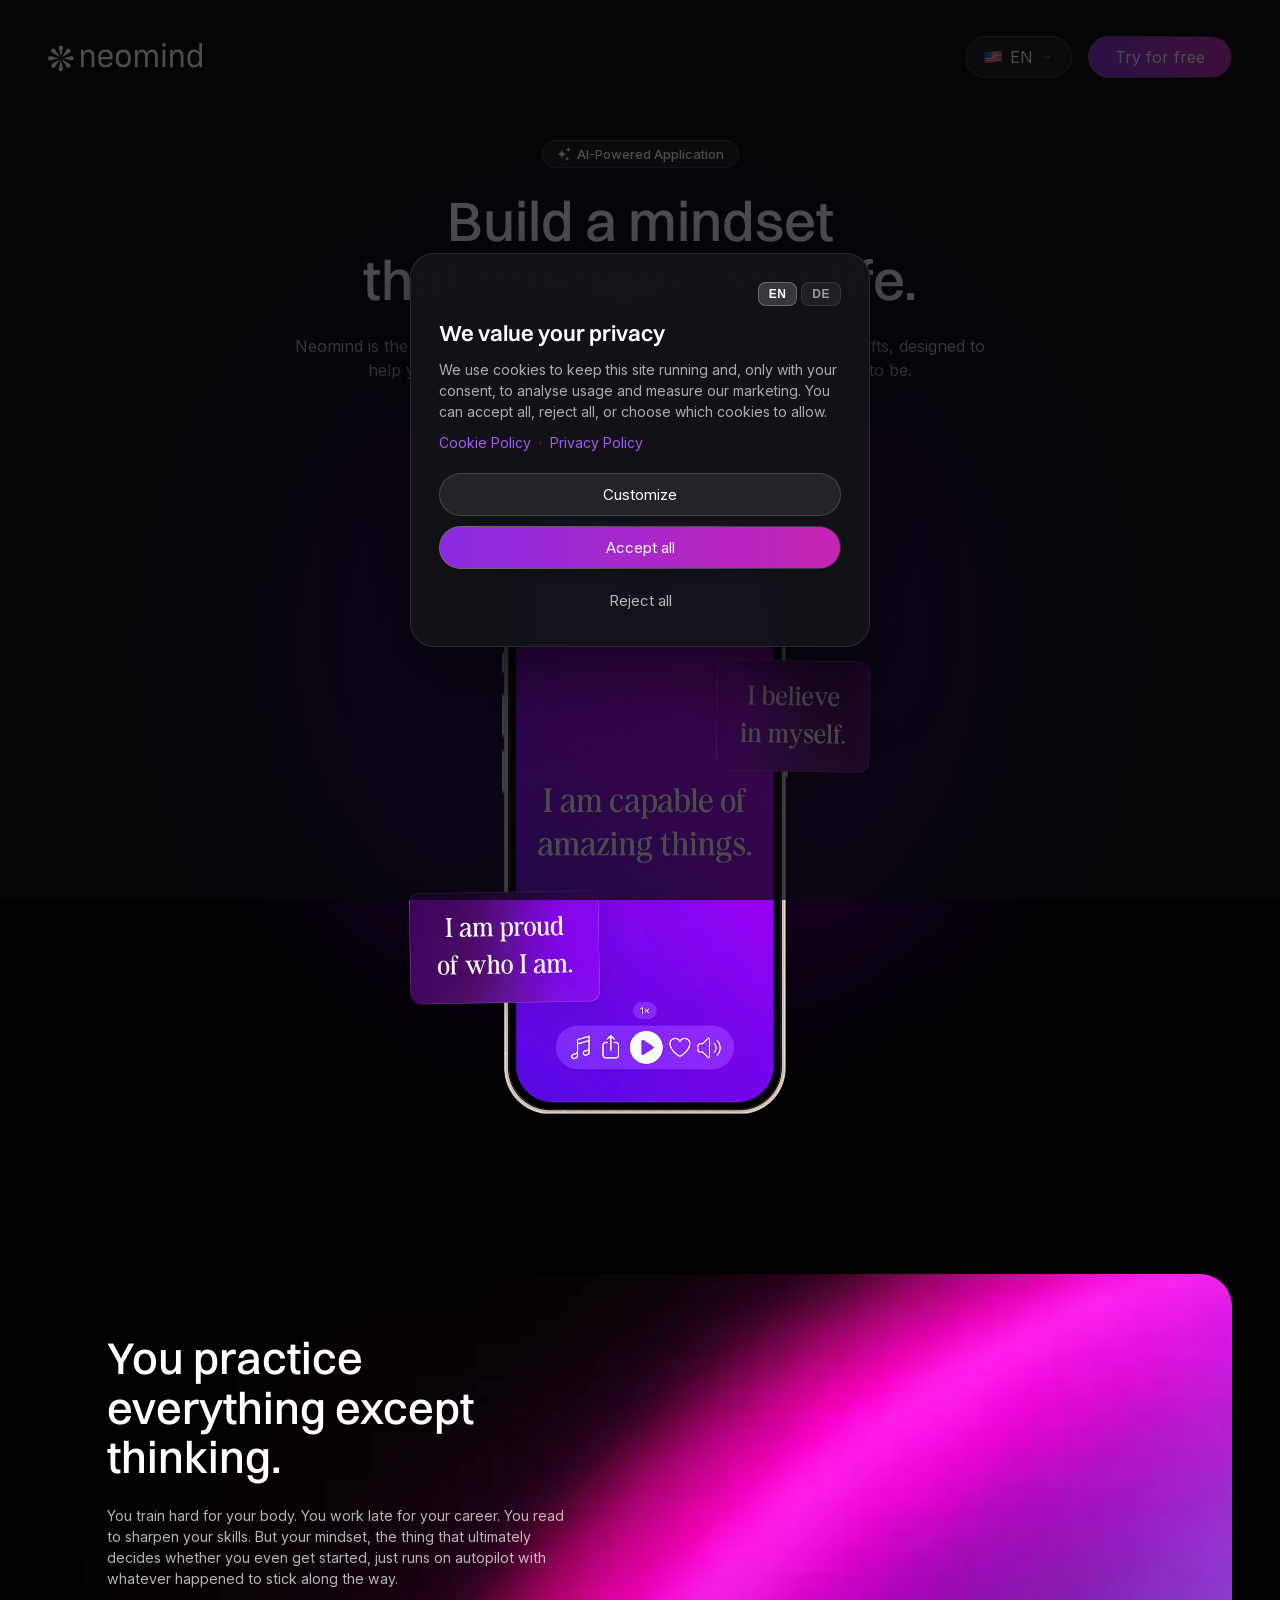
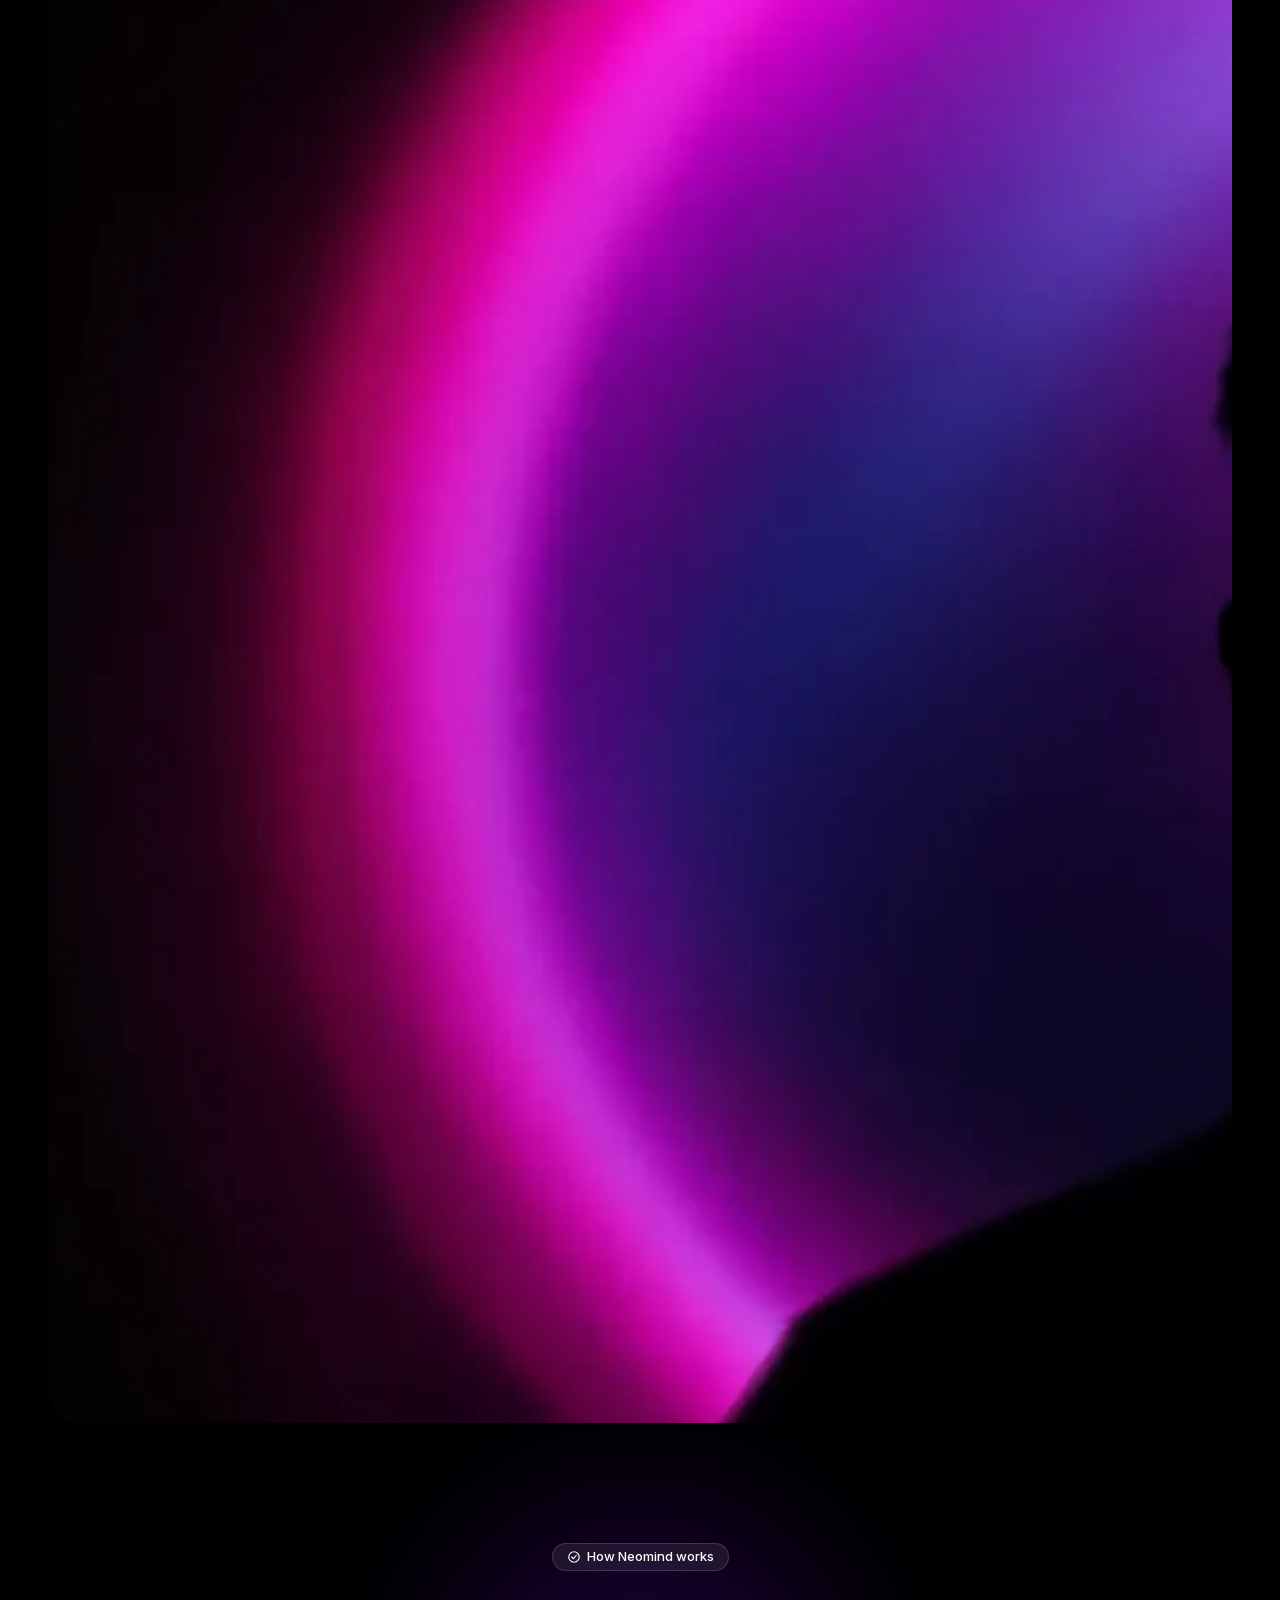
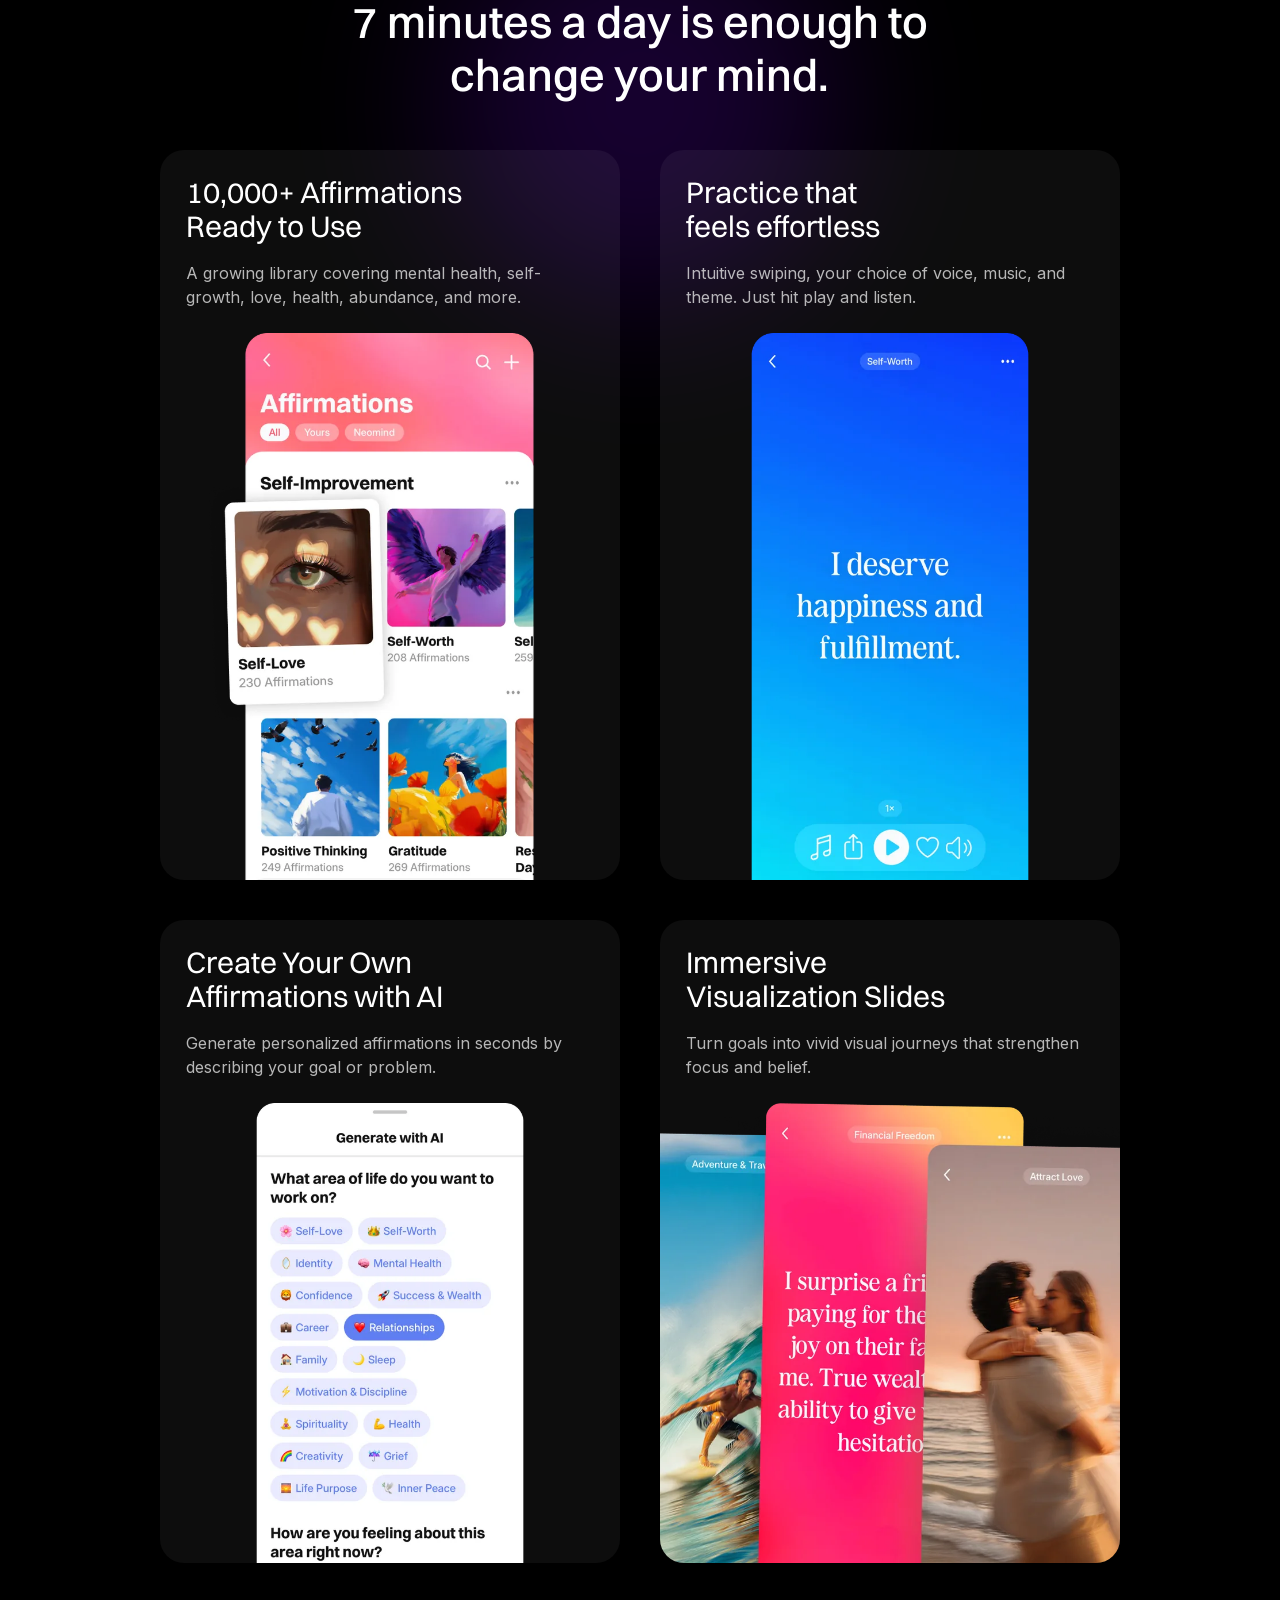
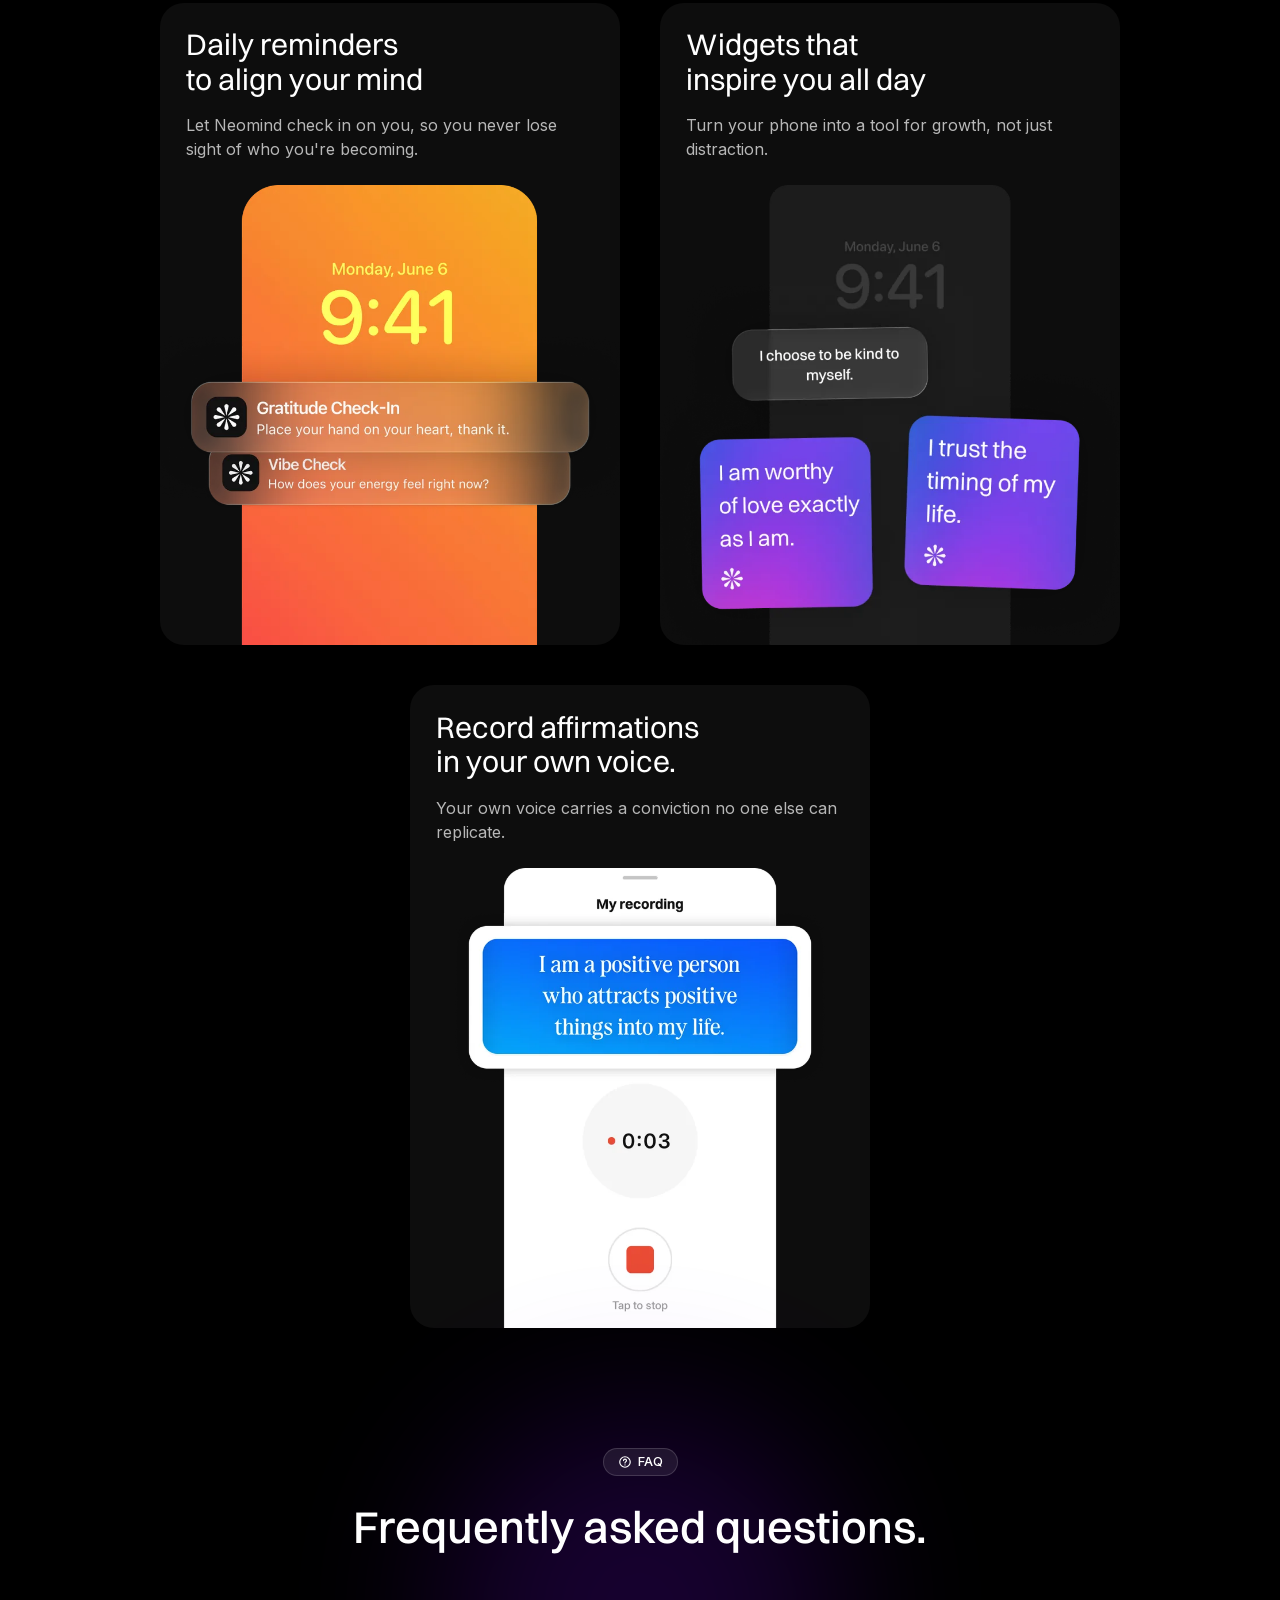
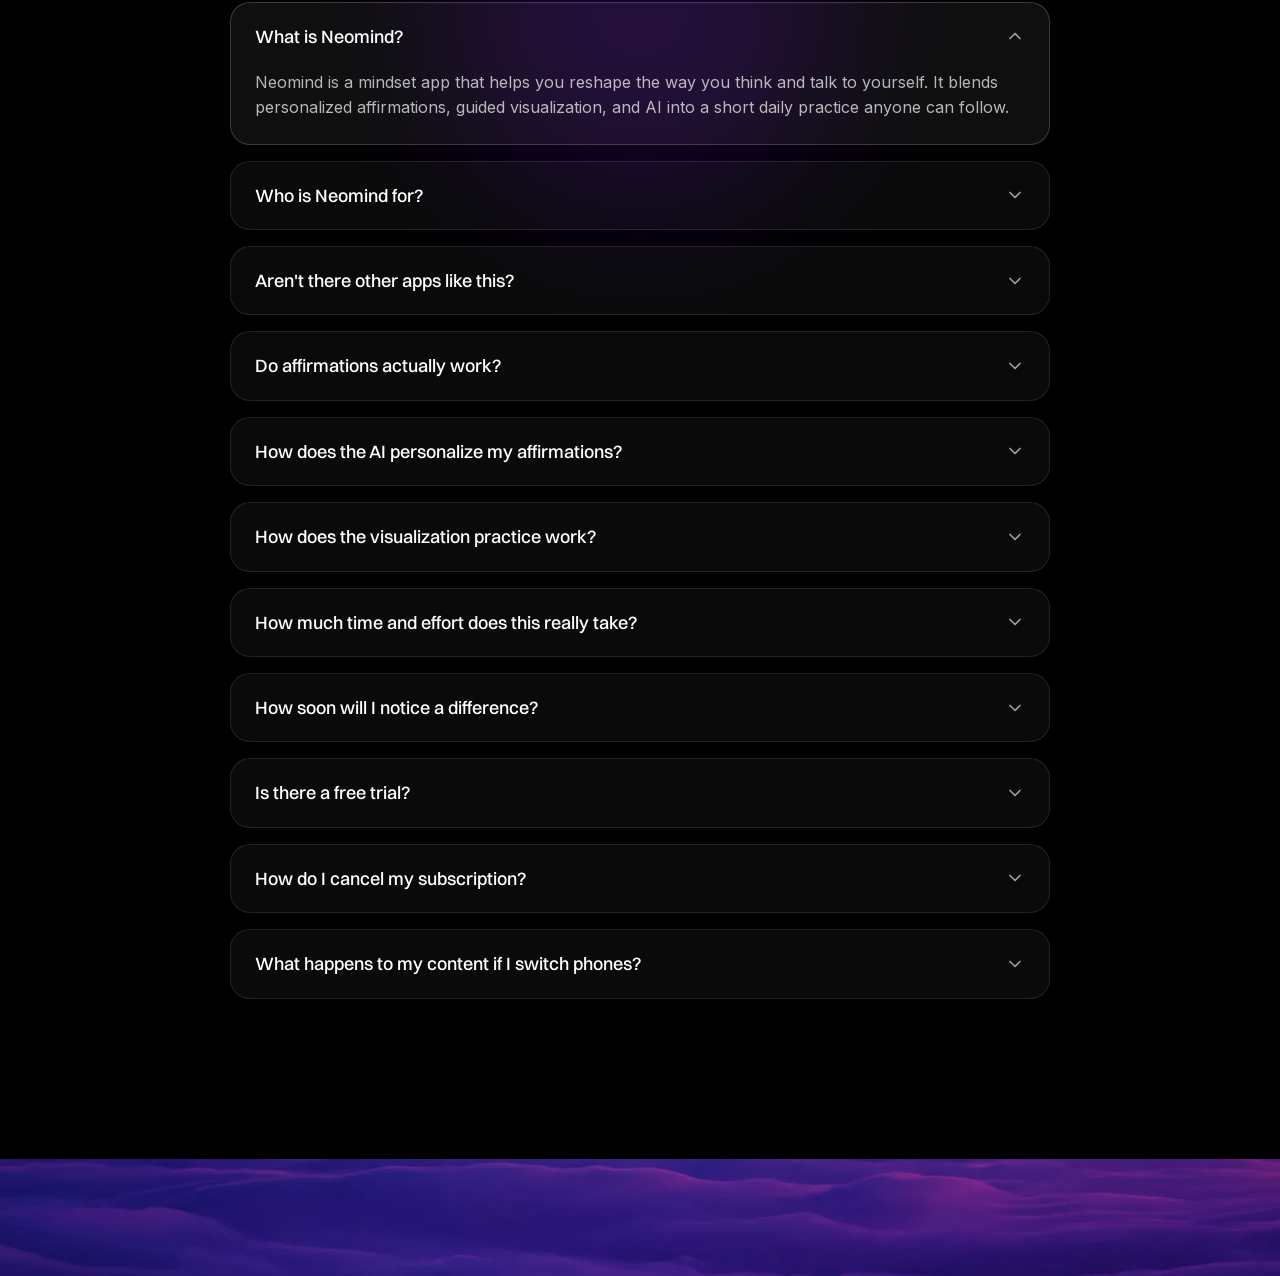
<file: index.html>
<!DOCTYPE html>
<html lang="en">
<head>
  <meta charset="UTF-8">
  <meta name="viewport" content="width=device-width, initial-scale=1.0">
  <title data-i18n="title_home">Neomind · AI-Powered Mindset App</title>
  <link rel="icon" type="image/png" href="assets/icons/special/neomind_app_watermark_icon.png">
  <link rel="preload" href="assets/fonts/woff2/Inter-var.woff2" as="font" type="font/woff2" crossorigin>
  <link rel="preload" href="assets/images/en/hero.webp" as="image" fetchpriority="high">
  <link rel="stylesheet" href="assets/css/styles.css">
</head>
<body>
  <!-- Header, footer, download modal and QR widget are injected by
       assets/js/layout.js so they stay identical across every page. -->
  <div class="bg-glows" aria-hidden="true">
    <span class="hero__glow hero__glow--2"></span>
  </div>

  <section class="hero">
    <span class="hero__eyebrow">
      <svg class="hero__eyebrow-icon" width="14" height="14" viewBox="0 0 24 24" fill="none" xmlns="http://www.w3.org/2000/svg" aria-hidden="true">
        <path d="M9.30831 16.8049L8.30769 20.3077L7.30708 16.8049C7.04846 15.9001 6.56357 15.0762 5.89817 14.4108C5.23276 13.7454 4.40879 13.2605 3.504 13.0018L0 12L3.50277 10.9994C4.40756 10.7408 5.23153 10.2559 5.89693 9.59047C6.56234 8.92507 7.04723 8.1011 7.30585 7.19631L8.30769 3.69231L9.30831 7.19508C9.56693 8.09986 10.0518 8.92384 10.7172 9.58924C11.3826 10.2546 12.2066 10.7395 13.1114 10.9982L16.6154 12L13.1126 13.0006C12.2078 13.2592 11.3839 13.7441 10.7185 14.4095C10.053 15.0749 9.56816 15.8989 9.30954 16.8037L9.30831 16.8049ZM19.7034 7.95692L19.3846 9.23077L19.0658 7.95692C18.8834 7.22657 18.5059 6.55953 17.9737 6.02711C17.4415 5.4947 16.7746 5.11691 16.0443 4.93415L14.7692 4.61538L16.0443 4.29662C16.7746 4.11386 17.4415 3.73607 17.9737 3.20366C18.5059 2.67124 18.8834 2.0042 19.0658 1.27385L19.3846 0L19.7034 1.27385C19.886 2.00435 20.2636 2.67149 20.7961 3.20393C21.3285 3.73636 21.9957 4.11405 22.7262 4.29662L24 4.61538L22.7262 4.93415C21.9957 5.11672 21.3285 5.49441 20.7961 6.02684C20.2636 6.55928 19.886 7.22642 19.7034 7.95692ZM18.0234 22.544L17.5385 24L17.0535 22.544C16.9176 22.1362 16.6886 21.7656 16.3846 21.4616C16.0806 21.1576 15.71 20.9286 15.3022 20.7926L13.8462 20.3077L15.3022 19.8228C15.71 19.6868 16.0806 19.4578 16.3846 19.1538C16.6886 18.8498 16.9176 18.4792 17.0535 18.0714L17.5385 16.6154L18.0234 18.0714C18.1593 18.4792 18.3884 18.8498 18.6924 19.1538C18.9963 19.4578 19.3669 19.6868 19.7748 19.8228L21.2308 20.3077L19.7748 20.7926C19.3669 20.9286 18.9963 21.1576 18.6924 21.4616C18.3884 21.7656 18.1593 22.1362 18.0234 22.544Z" fill="currentColor"/>
      </svg>
      <span data-i18n="hero_eyebrow">AI-Powered Application</span>
    </span>
    <h1 class="headline hero__headline" data-i18n="hero_headline">Build a mindset<br>that changes your life.</h1>
    <p class="hero__subheadline" data-i18n="hero_subheadline">Neomind is the app for affirmations, visualization, and AI-guided mindset shifts, designed to help you think bigger, feel better, and become who you're meant to be.</p>

    <div class="hero__badges">
      <a href="#" class="hero__badge" aria-label="Get it on Google Play">
        <img src="assets/images/googleplay_badge.svg" alt="Get it on Google Play">
      </a>
      <a href="#" class="hero__badge" aria-label="Download on the App Store">
        <img src="assets/images/appstore_badge.svg" alt="Download on the App Store">
      </a>
    </div>

    <img src="assets/images/en/hero.webp" alt="Neomind app" class="hero__image" data-i18n-img="hero" fetchpriority="high">
  </section>

  <section class="problem">
    <div class="problem__card">
      <picture>
        <source media="(max-width: 768px)" srcset="assets/images/problem_mobile.webp">
        <img src="assets/images/problem.webp" alt="" class="problem__image">
      </picture>
      <div class="problem__content">
        <h2 class="headline" data-i18n="problem_headline">You practice everything except thinking.</h2>
        <p class="problem__text" data-i18n="problem_text">You train hard for your body. You work late for your career. You read to sharpen your skills. But your mindset, the thing that ultimately decides whether you even get started, just runs on autopilot with whatever happened to stick along the way.</p>
      </div>
    </div>
  </section>

  <section class="features">
    <span class="section-glow" aria-hidden="true"></span>
    <span class="hero__eyebrow features__eyebrow">
      <svg class="hero__eyebrow-icon" width="14" height="14" viewBox="0 0 24 24" fill="none" xmlns="http://www.w3.org/2000/svg" aria-hidden="true">
        <circle cx="12" cy="12" r="9" stroke="currentColor" stroke-width="2"/>
        <path d="M8 12l3 3 5-6" stroke="currentColor" stroke-width="2" stroke-linecap="round" stroke-linejoin="round"/>
      </svg>
      <span data-i18n="features_eyebrow">How Neomind works</span>
    </span>
    <h2 class="headline features__headline" data-i18n="features_headline">7 minutes a day is enough to change your mind.</h2>

    <div class="features__grid">
      <article class="feature-card">
        <h3 class="feature-card__title" data-i18n="feature_1_title">10,000+ Affirmations<br>Ready to Use</h3>
        <p class="feature-card__text" data-i18n="feature_1_text">A growing library covering mental health, self-growth, love, health, abundance, and more.</p>
        <img class="feature-card__image" src="assets/images/en/website_affirmations.webp" alt="Neomind affirmations screen" loading="lazy">
      </article>

      <article class="feature-card">
        <h3 class="feature-card__title" data-i18n="feature_7_title">Practice that<br>feels effortless</h3>
        <p class="feature-card__text" data-i18n="feature_7_text">Intuitive swiping, your choice of voice, music, and theme. Just hit play and listen.</p>
        <img class="feature-card__image" src="assets/images/en/website_practice.webp" alt="Neomind affirmation practice screen" loading="lazy">
      </article>

      <article class="feature-card">
        <h3 class="feature-card__title" data-i18n="feature_2_title">Create Your Own<br>Affirmations with AI</h3>
        <p class="feature-card__text" data-i18n="feature_2_text">Generate personalized affirmations in seconds by describing your goal or problem.</p>
        <img class="feature-card__image" src="assets/images/en/website_generate_ai.webp" alt="Neomind AI affirmation generator screen" loading="lazy">
      </article>

      <article class="feature-card">
        <h3 class="feature-card__title" data-i18n="feature_3_title">Immersive<br>Visualization Slides</h3>
        <p class="feature-card__text" data-i18n="feature_3_text">Turn goals into vivid visual journeys that strengthen focus and belief.</p>
        <img class="feature-card__image" src="assets/images/en/website_slides.webp" alt="Neomind visualization slides screen" loading="lazy">
      </article>

      <article class="feature-card">
        <h3 class="feature-card__title" data-i18n="feature_4_title">Daily reminders<br>to align your mind</h3>
        <p class="feature-card__text" data-i18n="feature_4_text">Let Neomind check in on you, so you never lose sight of who you're becoming.</p>
        <img class="feature-card__image" src="assets/images/en/website_reminders.webp" alt="Neomind daily reminders screen" loading="lazy">
      </article>

      <article class="feature-card">
        <h3 class="feature-card__title" data-i18n="feature_5_title">Widgets that<br>inspire you all day</h3>
        <p class="feature-card__text" data-i18n="feature_5_text">Turn your phone into a tool for growth, not just distraction.</p>
        <img class="feature-card__image" src="assets/images/en/website_widgets.webp" alt="Neomind home screen widgets" loading="lazy">
      </article>

      <article class="feature-card">
        <h3 class="feature-card__title" data-i18n="feature_6_title">Record affirmations<br>in your own voice.</h3>
        <p class="feature-card__text" data-i18n="feature_6_text">Your own voice carries a conviction no one else can replicate.</p>
        <img class="feature-card__image" src="assets/images/en/website_record.webp" alt="Neomind voice recording screen" loading="lazy">
      </article>
    </div>
  </section>

  <section class="faq">
    <span class="section-glow" aria-hidden="true"></span>
    <span class="hero__eyebrow faq__eyebrow">
      <svg class="hero__eyebrow-icon" width="14" height="14" viewBox="0 0 24 24" fill="none" xmlns="http://www.w3.org/2000/svg" aria-hidden="true">
        <path d="M12 17h.01M12 13.5c0-1.5 2.5-2 2.5-4a2.5 2.5 0 0 0-5 0" stroke="currentColor" stroke-width="2" stroke-linecap="round" stroke-linejoin="round"/>
        <circle cx="12" cy="12" r="9" stroke="currentColor" stroke-width="2"/>
      </svg>
      <span>FAQ</span>
    </span>
    <h2 class="headline faq__headline">Frequently asked questions.</h2>

    <!-- Items are rendered from assets/js/faq-data.js by main.js -->
    <div class="faq__list"></div>
  </section>

  <section class="cta">
    <img src="assets/images/clouds.webp" alt="" class="cta__image">
    <div class="cta__content">
      <h2 class="headline cta__headline" data-i18n="cta_headline">You're one thought away from a different life.</h2>
      <p class="cta__subheadline" data-i18n="cta_subheadline">Start your free trial today and discover the version of you that's been waiting.</p>
      <div class="hero__badges">
        <a href="#" class="hero__badge" aria-label="Get it on Google Play">
          <img src="assets/images/googleplay_badge.svg" alt="Get it on Google Play">
        </a>
        <a href="#" class="hero__badge" aria-label="Download on the App Store">
          <img src="assets/images/appstore_badge.svg" alt="Download on the App Store">
        </a>
      </div>
    </div>
  </section>

  <script src="assets/js/layout.js"></script>
  <script src="assets/js/config.js"></script>
  <script src="assets/js/faq-data.js"></script>
  <script src="assets/js/main.js"></script>
  <script src="assets/js/cookie-consent.js"></script>
</body>
</html>
</file>
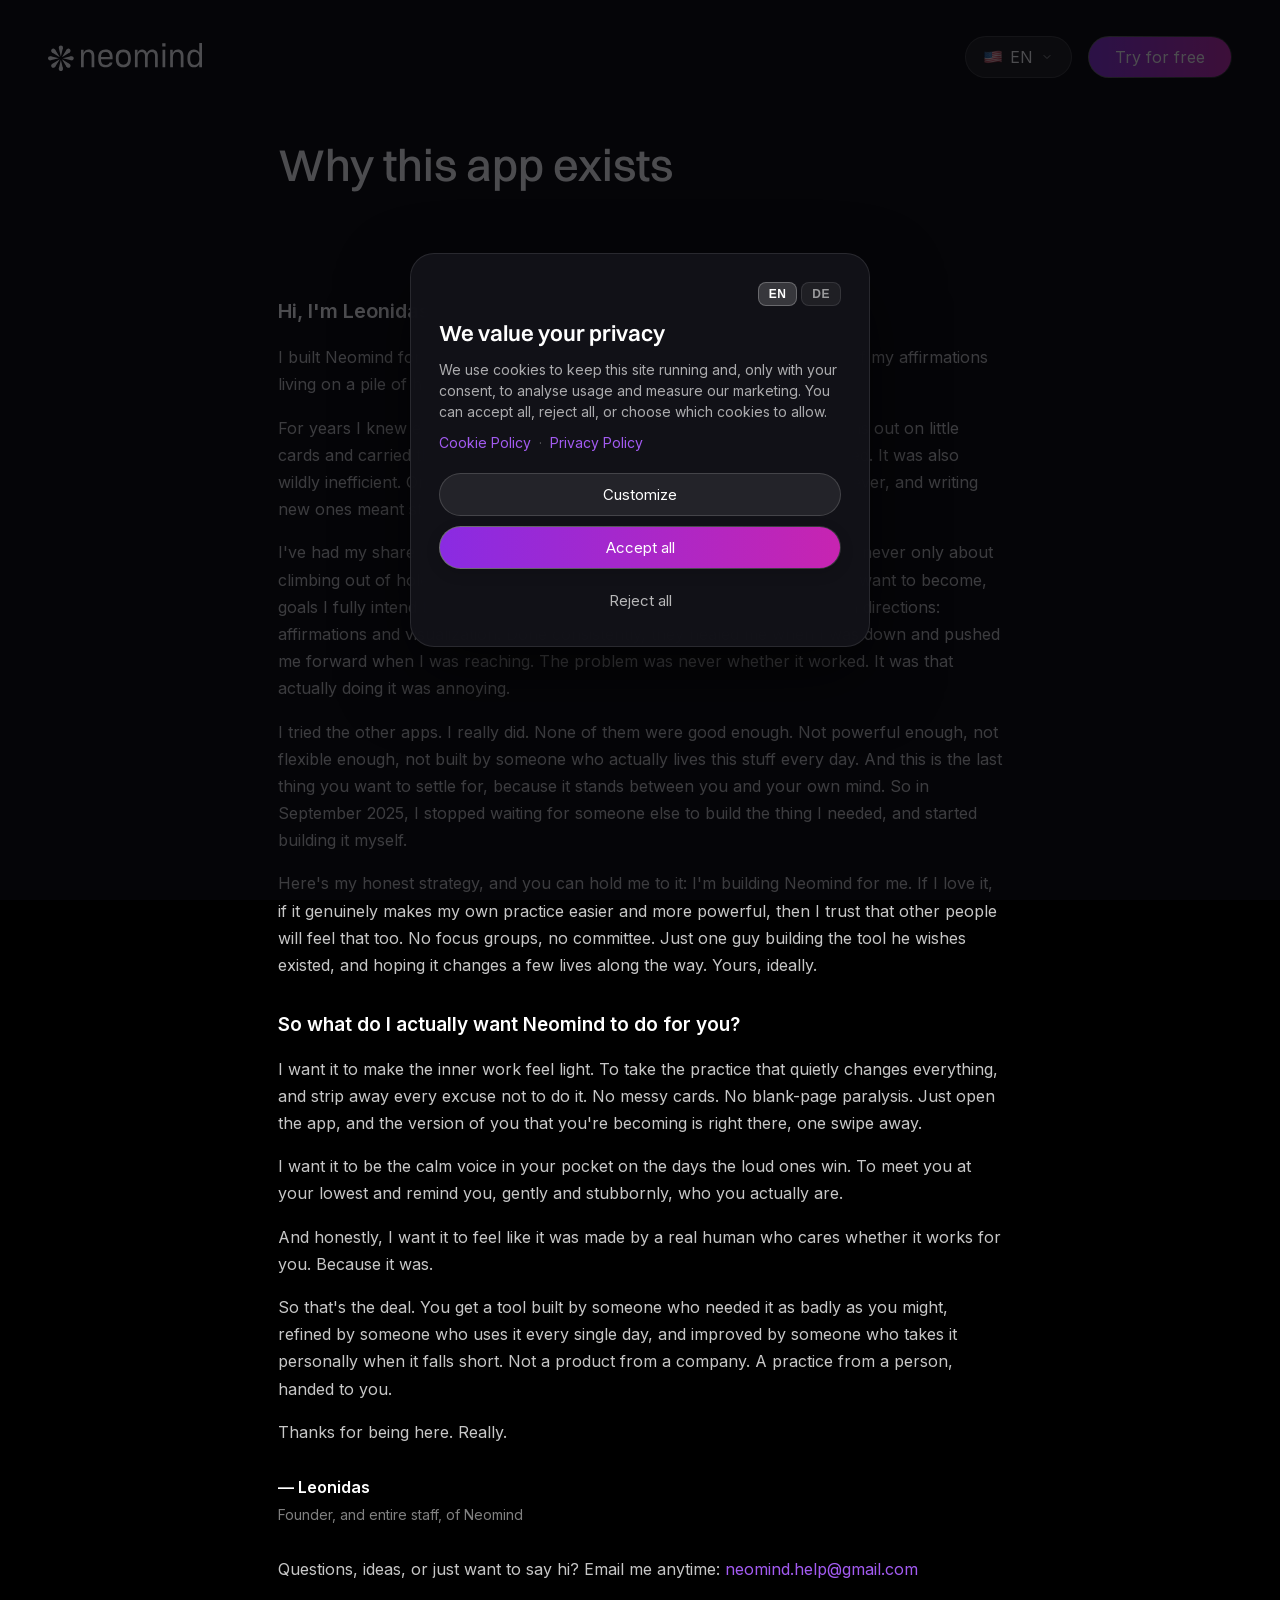
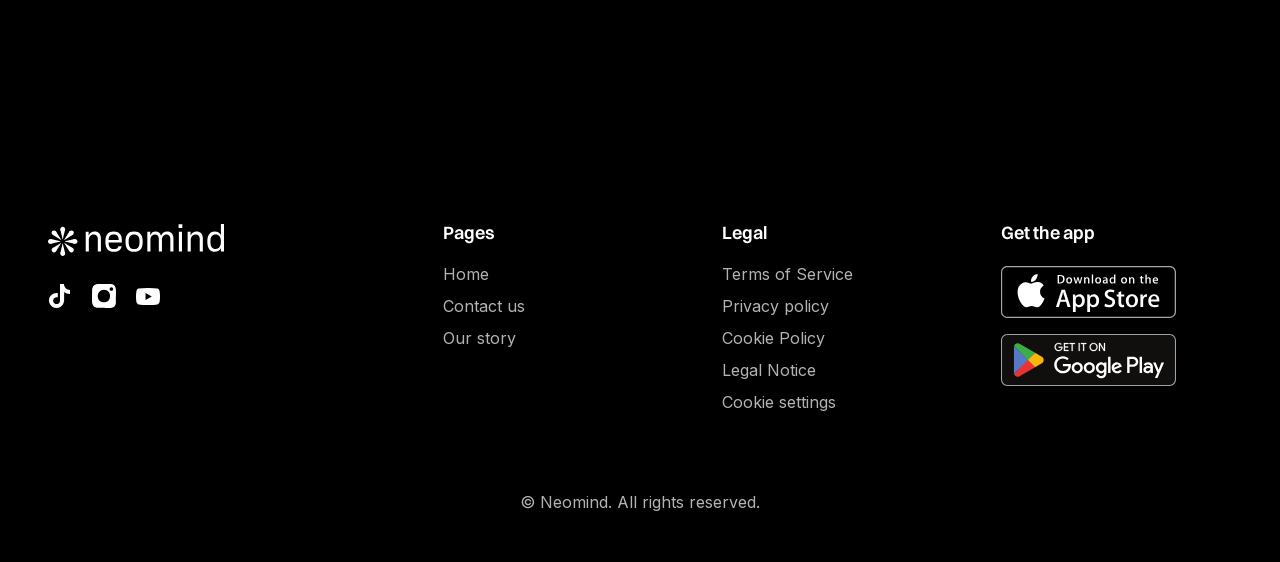
<file: about/index.html>
<!DOCTYPE html>
<html lang="en">
<head>
  <meta charset="UTF-8">
  <meta name="viewport" content="width=device-width, initial-scale=1.0">
  <title data-i18n="title_about">About us · Neomind</title>
  <link rel="icon" type="image/png" href="../assets/icons/special/neomind_app_watermark_icon.png">
  <link rel="preconnect" href="https://fonts.googleapis.com">
  <link rel="preconnect" href="https://fonts.gstatic.com" crossorigin>
  <link href="https://fonts.googleapis.com/css2?family=Inter:wght@400;500;600&display=swap" rel="stylesheet">
  <link rel="stylesheet" href="../assets/css/styles.css">
</head>
<body>
  <!-- Header, footer, download modal and QR widget are injected by
       assets/js/layout.js — see index.html. -->
  <main class="legal about">
    <h1 class="headline legal__headline" data-i18n="about_headline">Why this app exists</h1>

    <!-- Founder photo. When a real photo is ready, replace the placeholder div
         below with (use a wide/landscape image, ideally 16:9):
         <img class="about__photo" src="../assets/images/founder.webp" alt="Leonidas, founder of Neomind"> -->
    <figure class="about__portrait">
      <div class="about__photo about__photo--placeholder" aria-hidden="true">Founder photo</div>
      <figcaption class="about__caption" data-i18n="about_caption">Leonidas, founder of Neomind</figcaption>
    </figure>

    <p class="legal__text about__greeting" data-i18n="about_greeting">Hi, I'm Leonidas.</p>

    <p class="legal__text" data-i18n="about_p1">I built Neomind for one stubborn, slightly embarrassing reason: I was tired of my affirmations living on a pile of handwritten cards.</p>

    <p class="legal__text" data-i18n="about_p2">For years I knew exactly what I had to do to grow. So I wrote my affirmations out on little cards and carried them around like a tiny, chaotic deck of self-help. It worked. It was also wildly inefficient. Organizing them was a mess, finding the right one took forever, and writing new ones meant starting from a blank card and a blank brain.</p>

    <p class="legal__text" data-i18n="about_p3">I've had my share of low points, more than I'd care to list here. But this was never only about climbing out of holes. I'm ambitious. I have things I want to build, a person I want to become, goals I fully intend to reach. And the same practice carried me through both directions: affirmations and visualization. Done consistently, they healed me when I was down and pushed me forward when I was reaching. The problem was never whether it worked. It was that actually doing it was annoying.</p>

    <p class="legal__text" data-i18n="about_p4">I tried the other apps. I really did. None of them were good enough. Not powerful enough, not flexible enough, not built by someone who actually lives this stuff every day. And this is the last thing you want to settle for, because it stands between you and your own mind. So in September 2025, I stopped waiting for someone else to build the thing I needed, and started building it myself.</p>

    <p class="legal__text" data-i18n="about_p5">Here's my honest strategy, and you can hold me to it: I'm building Neomind for me. If I love it, if it genuinely makes my own practice easier and more powerful, then I trust that other people will feel that too. No focus groups, no committee. Just one guy building the tool he wishes existed, and hoping it changes a few lives along the way. Yours, ideally.</p>

    <p class="about__question" data-i18n="about_question">So what do I actually want Neomind to do for you?</p>

    <p class="legal__text" data-i18n="about_p6">I want it to make the inner work feel light. To take the practice that quietly changes everything, and strip away every excuse not to do it. No messy cards. No blank-page paralysis. Just open the app, and the version of you that you're becoming is right there, one swipe away.</p>

    <p class="legal__text" data-i18n="about_p7">I want it to be the calm voice in your pocket on the days the loud ones win. To meet you at your lowest and remind you, gently and stubbornly, who you actually are.</p>

    <p class="legal__text" data-i18n="about_p8">And honestly, I want it to feel like it was made by a real human who cares whether it works for you. Because it was.</p>

    <p class="legal__text" data-i18n="about_p9">So that's the deal. You get a tool built by someone who needed it as badly as you might, refined by someone who uses it every single day, and improved by someone who takes it personally when it falls short. Not a product from a company. A practice from a person, handed to you.</p>

    <p class="legal__text" data-i18n="about_thanks">Thanks for being here. Really.</p>

    <p class="about__signoff" data-i18n="about_signoff">— Leonidas<br><span class="about__role">Founder, and entire staff, of Neomind</span></p>

    <p class="legal__text about__contact" data-i18n="about_contact">Questions, ideas, or just want to say hi? Email me anytime: <a href="mailto:neomind.help@gmail.com">neomind.help@gmail.com</a></p>
  </main>

  <script src="../assets/js/layout.js"></script>
  <script src="../assets/js/config.js"></script>
  <script src="../assets/js/main.js"></script>
  <script src="../assets/js/cookie-consent.js"></script>
</body>
</html>
</file>
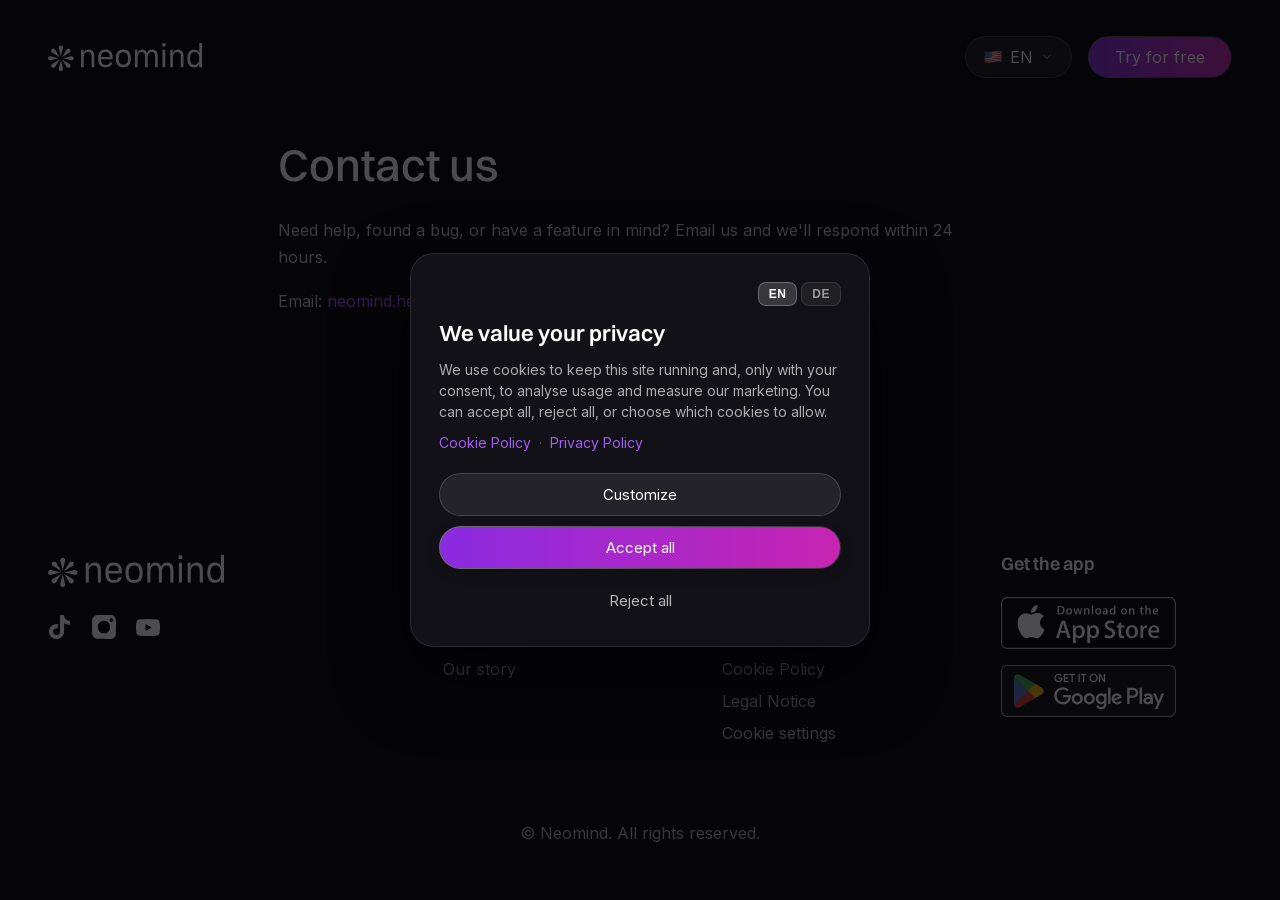
<file: contact/index.html>
<!DOCTYPE html>
<html lang="en">
<head>
  <meta charset="UTF-8">
  <meta name="viewport" content="width=device-width, initial-scale=1.0">
  <title data-i18n="title_contact">Contact us · Neomind</title>
  <link rel="icon" type="image/png" href="../assets/icons/special/neomind_app_watermark_icon.png">
  <link rel="preload" href="../assets/fonts/woff2/Inter-var.woff2" as="font" type="font/woff2" crossorigin>
  <link rel="stylesheet" href="../assets/css/styles.css">
</head>
<body>
  <!-- Header, footer, download modal and QR widget are injected by
       assets/js/layout.js — see index.html. -->
  <main class="legal">
    <h1 class="headline legal__headline" data-i18n="contact_headline">Contact us</h1>
    <p class="legal__text" data-i18n="contact_intro">Need help, found a bug, or have a feature in mind? Email us and we'll respond within 24 hours.</p>
    <p class="legal__text" data-i18n="contact_email">Email: <a href="mailto:neomind.help@gmail.com">neomind.help@gmail.com</a></p>
  </main>

  <script src="../assets/js/layout.js"></script>
  <script src="../assets/js/config.js"></script>
  <script src="../assets/js/main.js"></script>
  <script src="../assets/js/cookie-consent.js"></script>
</body>
</html>
</file>
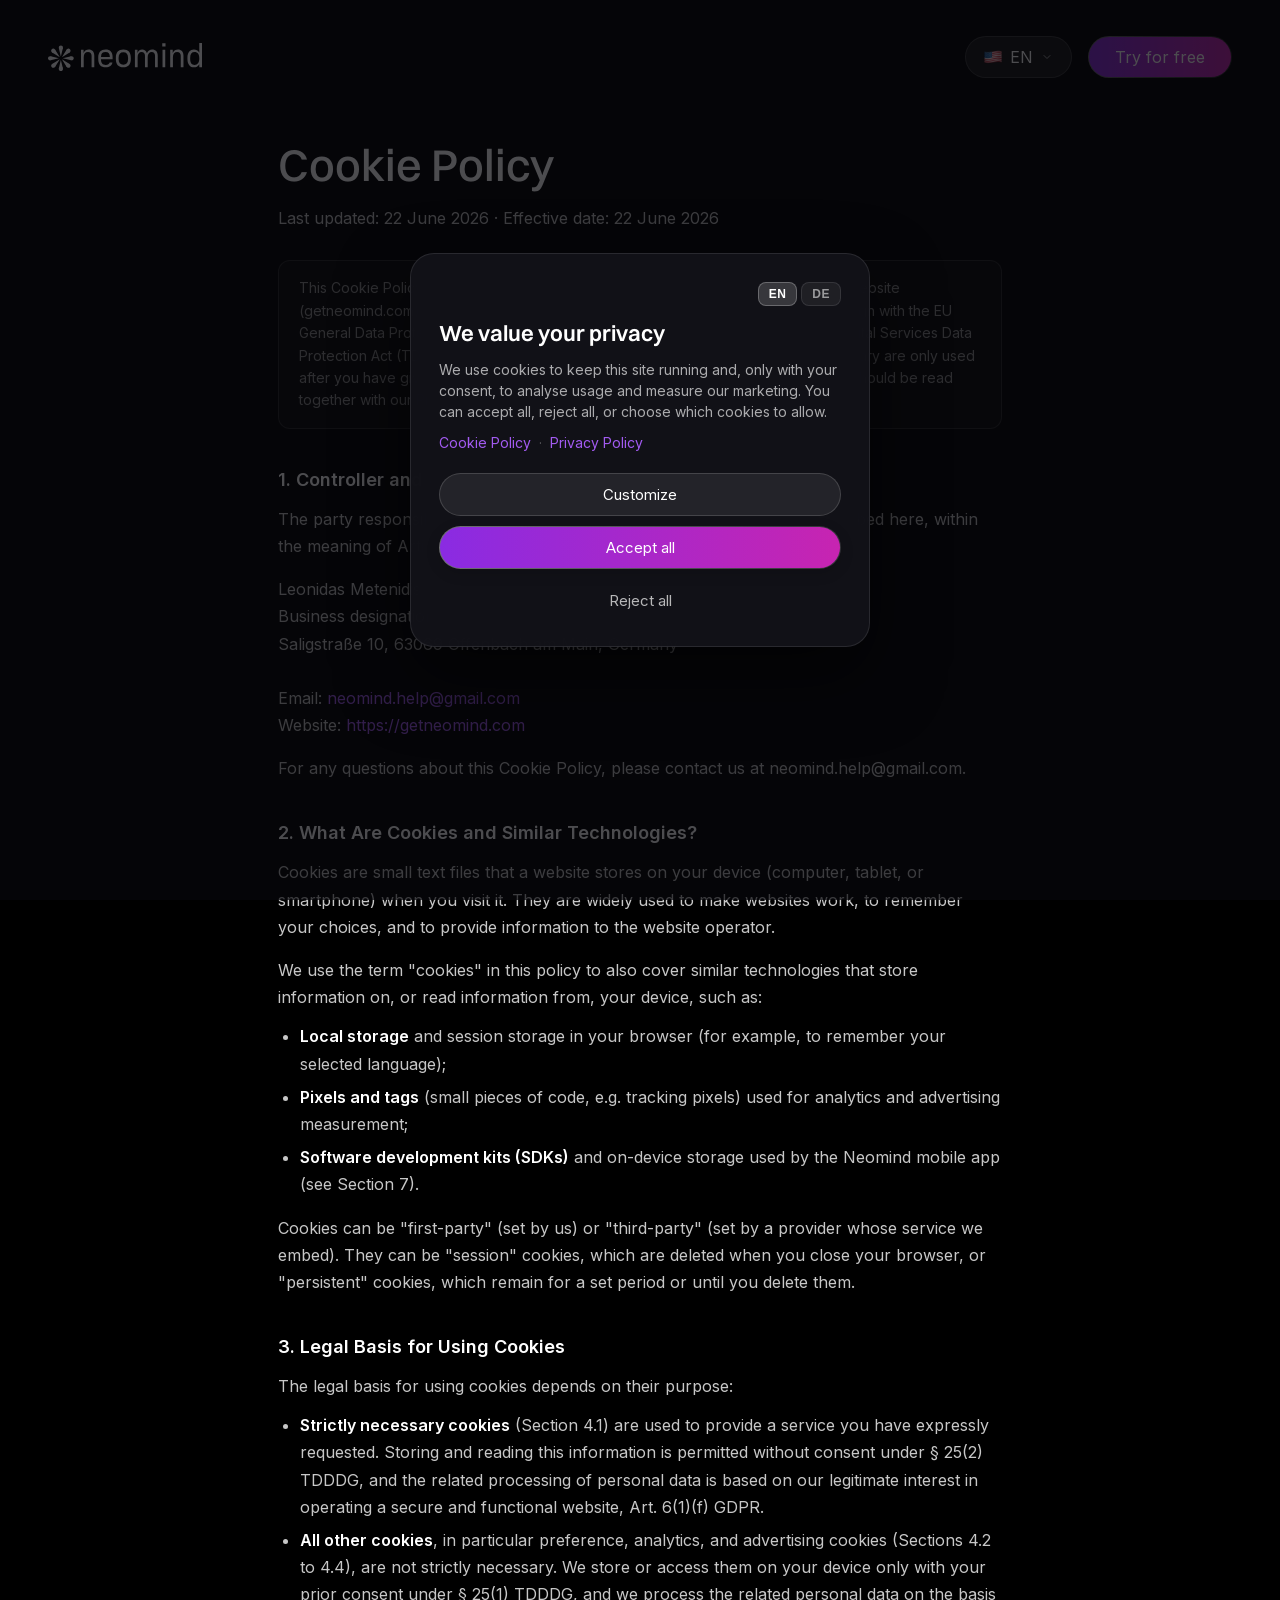
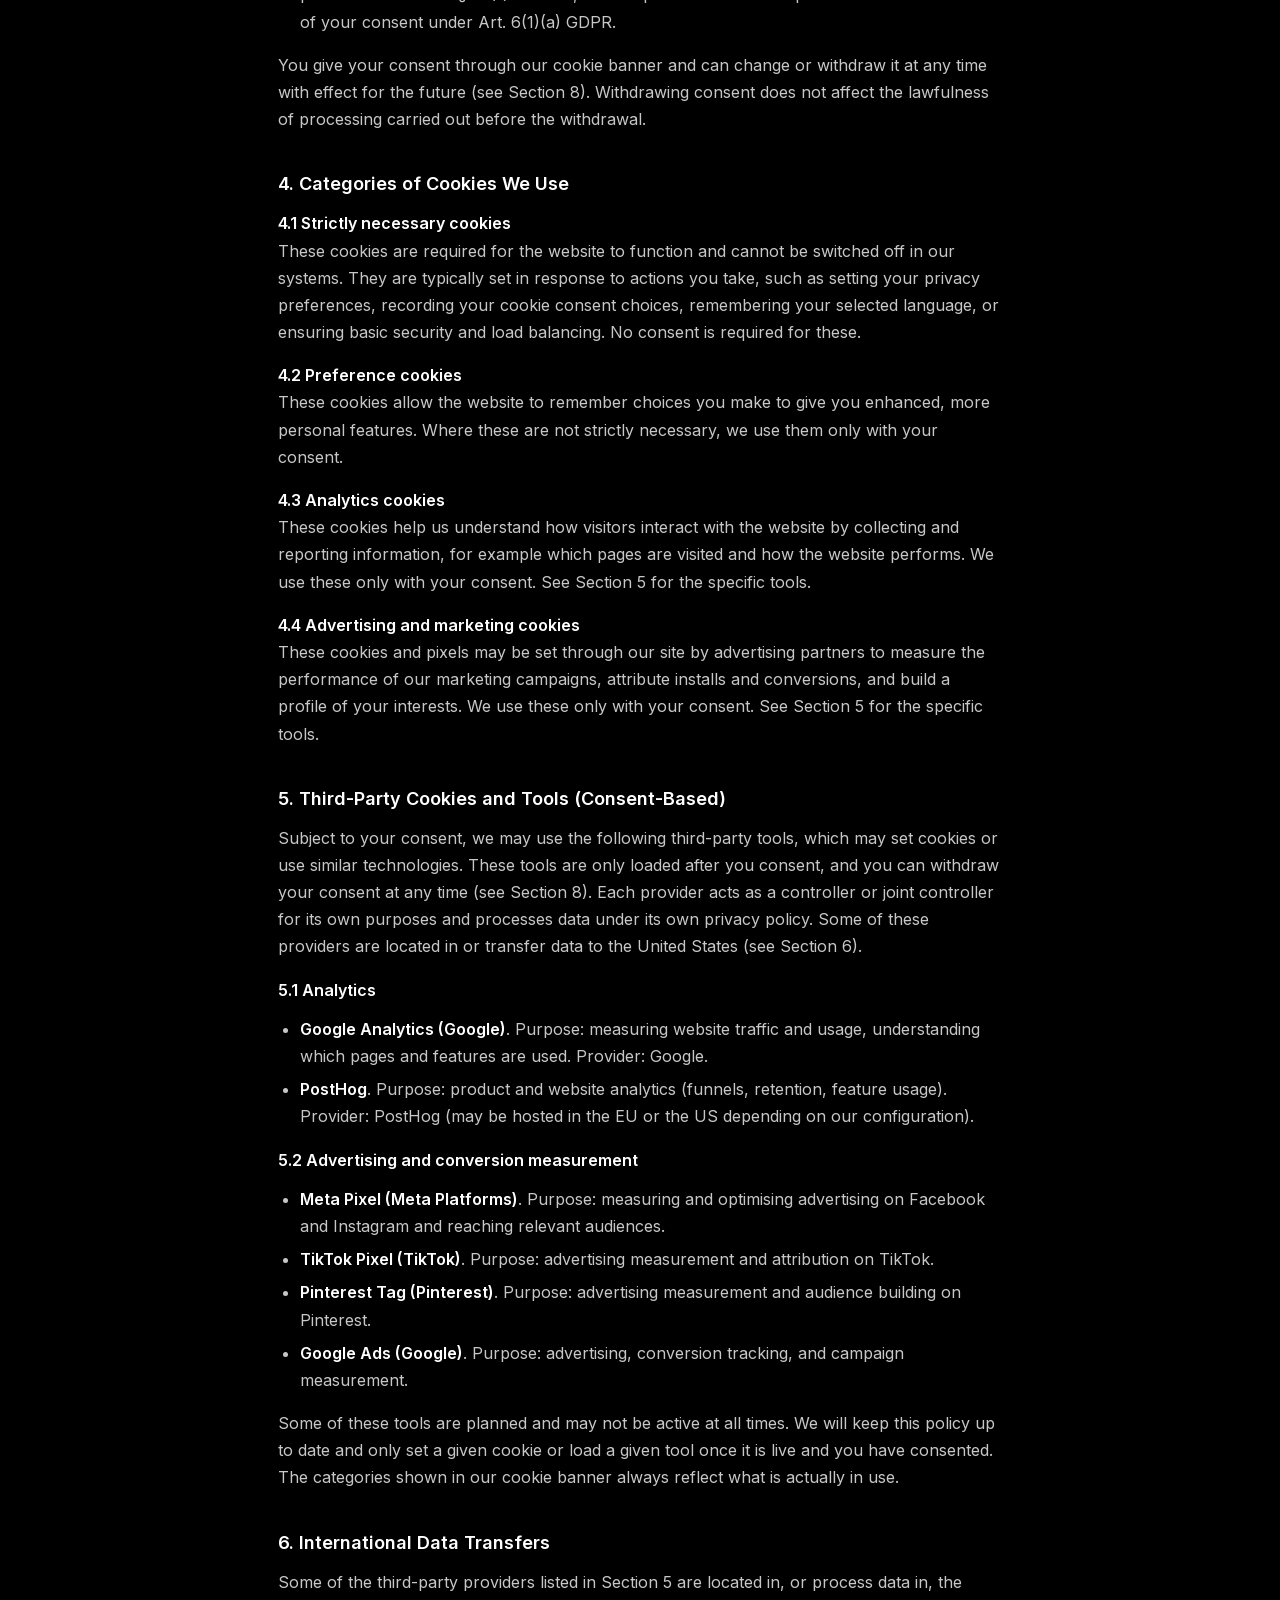
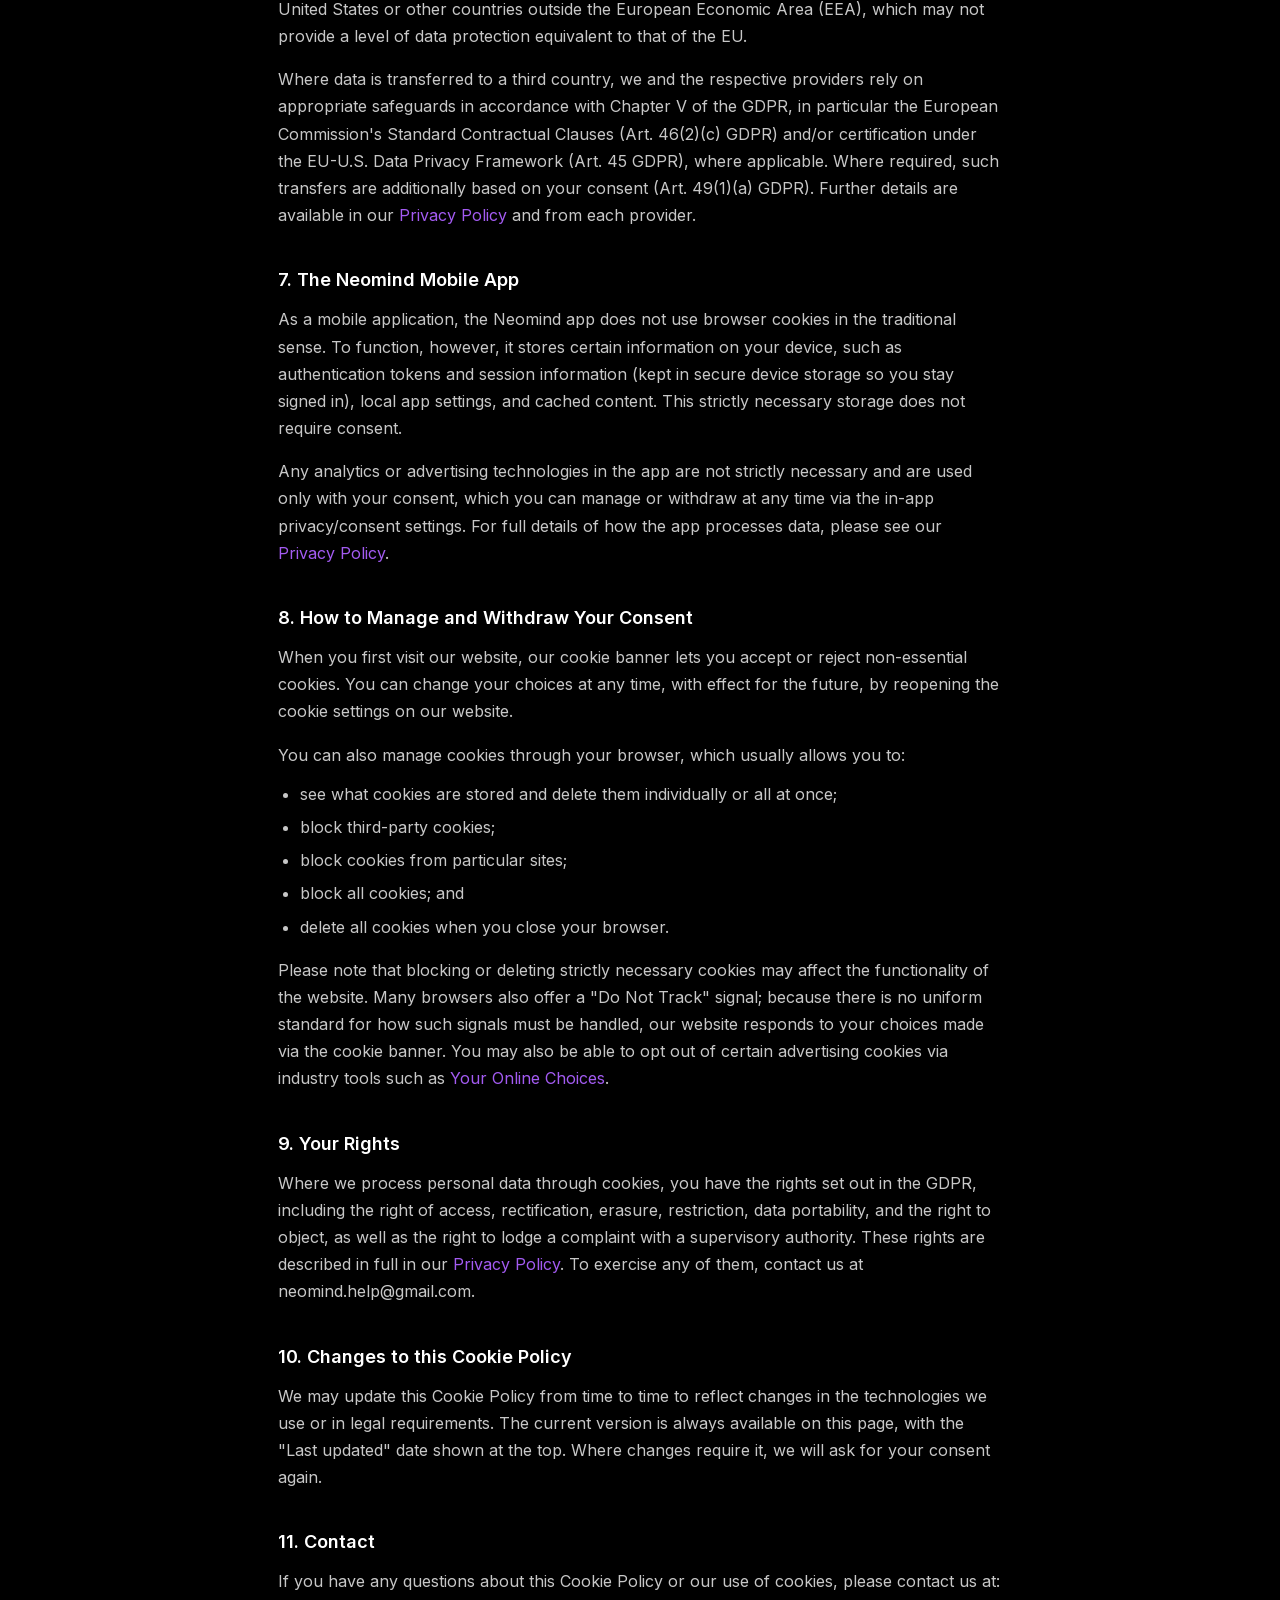
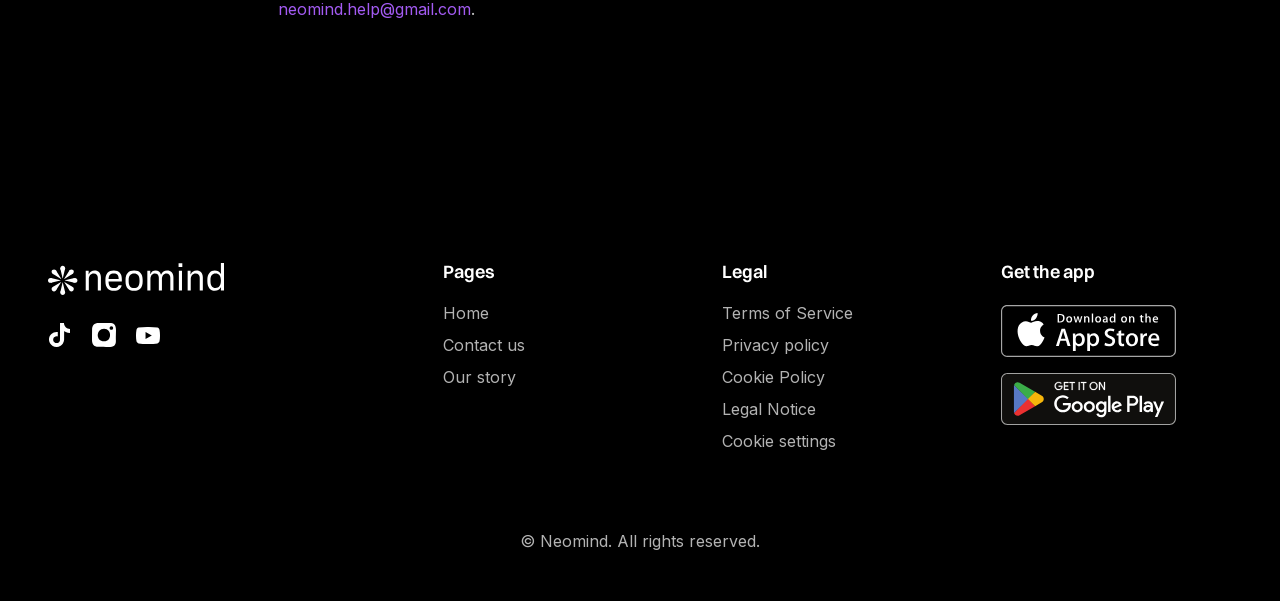
<file: cookies/index.html>
<!DOCTYPE html>
<html lang="en">
<head>
  <meta charset="UTF-8">
  <meta name="viewport" content="width=device-width, initial-scale=1.0">
  <title data-i18n="title_cookie">Cookie Policy · Neomind</title>
  <link rel="icon" type="image/png" href="../assets/icons/special/neomind_app_watermark_icon.png">
  <link rel="preload" href="../assets/fonts/woff2/Inter-var.woff2" as="font" type="font/woff2" crossorigin>
  <link rel="stylesheet" href="../assets/css/styles.css">
</head>
<body>
  <!-- Header, footer, download modal and QR widget are injected by
       assets/js/layout.js — see index.html. -->
  <main class="legal">
    <h1 class="headline legal__headline" data-i18n="cookie_headline">Cookie Policy</h1>
    <!-- Body is rendered from assets/js/legal-data.js by renderLegal() in main.js. -->
    <div class="legal__doc" data-legal="cookie"></div>
  </main>

  <script src="../assets/js/layout.js"></script>
  <script src="../assets/js/config.js"></script>
  <script src="../assets/js/legal-data.js"></script>
  <script src="../assets/js/main.js"></script>
  <script src="../assets/js/cookie-consent.js"></script>
</body>
</html>
</file>
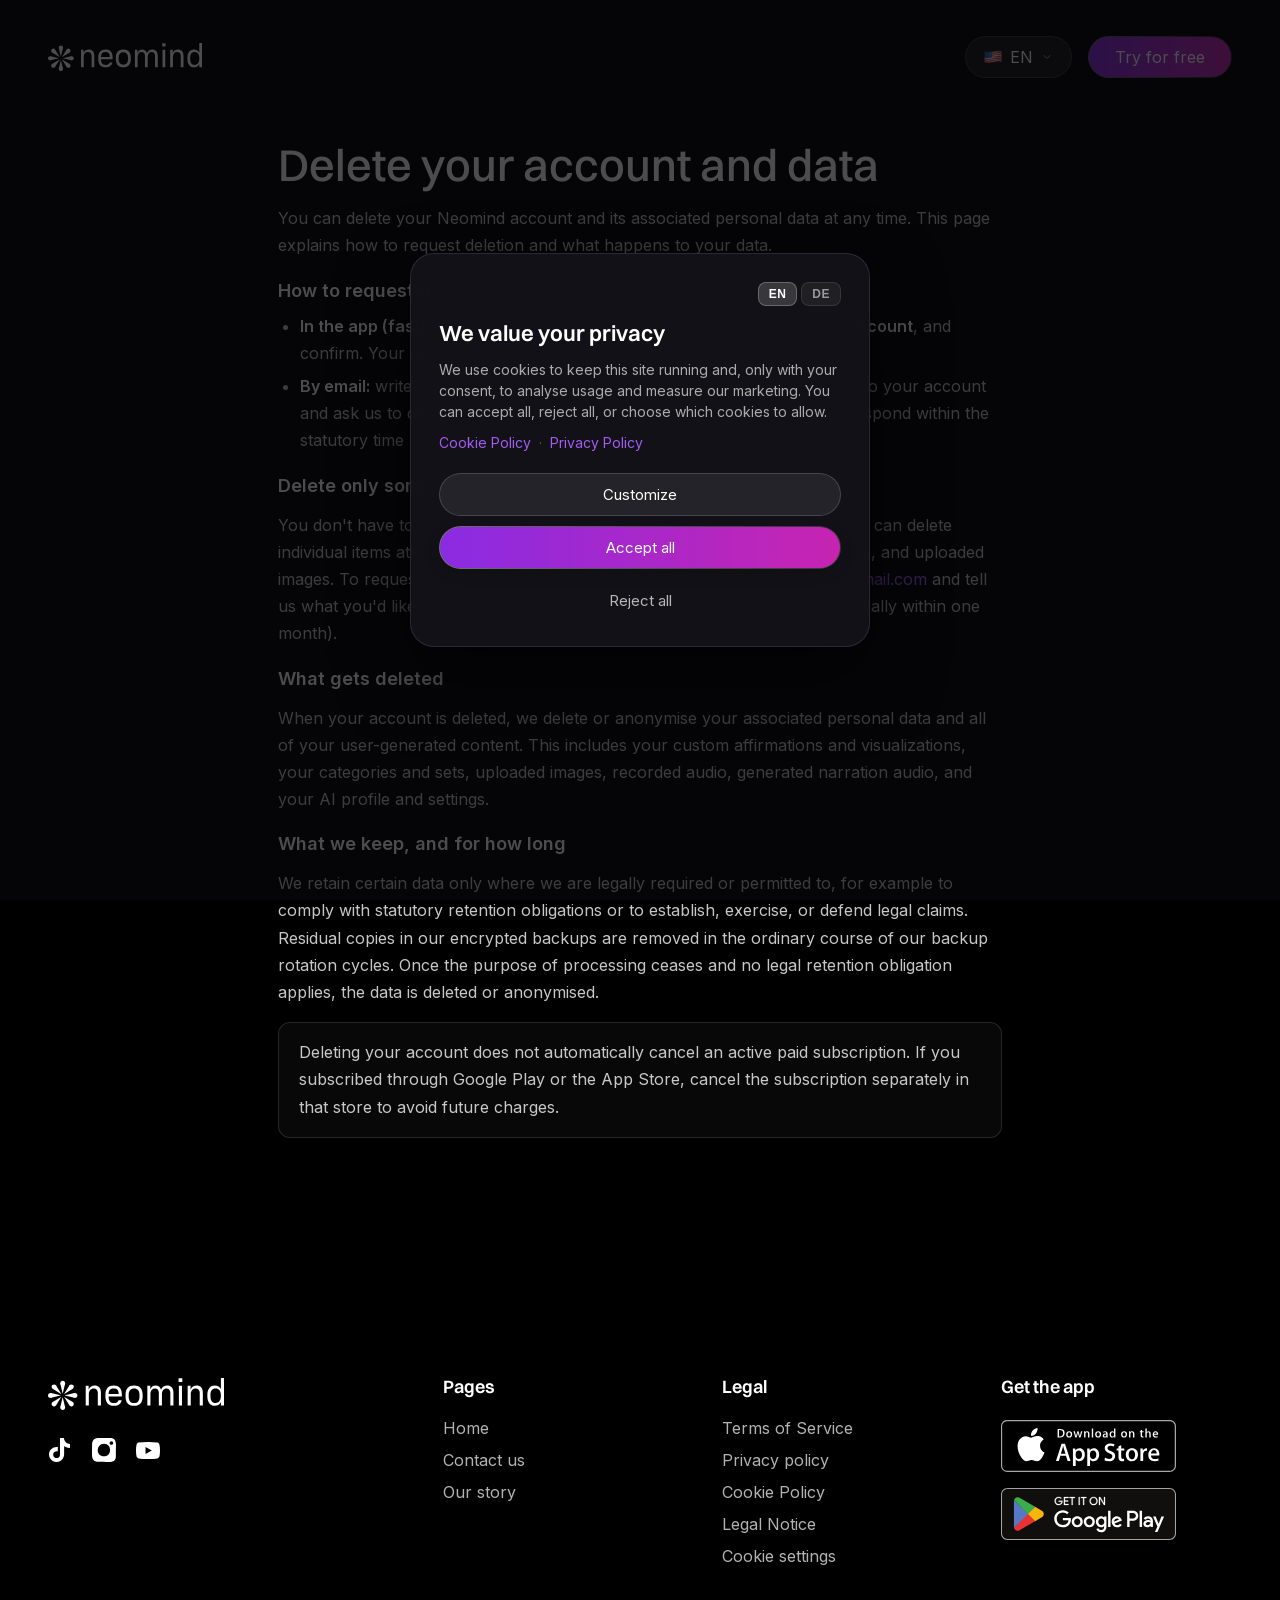
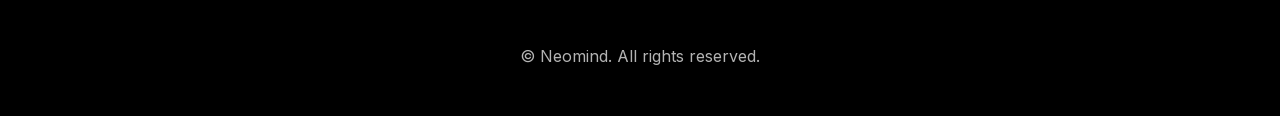
<file: delete-account/index.html>
<!DOCTYPE html>
<html lang="en">
<head>
  <meta charset="UTF-8">
  <meta name="viewport" content="width=device-width, initial-scale=1.0">
  <title data-i18n="title_delete">Delete your account · Neomind</title>
  <link rel="icon" type="image/png" href="../assets/icons/special/neomind_app_watermark_icon.png">
  <link rel="preload" href="../assets/fonts/woff2/Inter-var.woff2" as="font" type="font/woff2" crossorigin>
  <link rel="stylesheet" href="../assets/css/styles.css">
</head>
<body>
  <!-- Header, footer, download modal and QR widget are injected by
       assets/js/layout.js — see index.html. -->
  <main class="legal">
    <h1 class="headline legal__headline" data-i18n="delete_headline">Delete your account and data</h1>
    <div class="legal__doc">
      <p data-i18n="delete_intro">You can delete your Neomind account and its associated personal data at any time. This page explains how to request deletion and what happens to your data.</p>

      <br>

      <h2 class="legal__subhead" data-i18n="delete_how_head">How to request deletion</h2>
      <ul>
        <li data-i18n="delete_how_app"><strong>In the app (fastest):</strong> open Neomind, go to the <strong>Account</strong> tab, tap <strong>Delete account</strong>, and confirm. Your data is deleted immediately.</li>
        <li data-i18n="delete_how_email"><strong>By email:</strong> write to <a href="mailto:neomind.help@gmail.com">neomind.help@gmail.com</a> from the email address linked to your account and ask us to delete it. We may need to verify your identity first, and we respond within the statutory time limits (generally within one month).</li>
      </ul>

      <br>

      <h2 class="legal__subhead" data-i18n="delete_partial_head">Delete only some of your data</h2>
      <p data-i18n="delete_partial_body">You don't have to delete your whole account to remove data. In the app, you can delete individual items at any time, such as your own affirmations, sets, visualizations, and uploaded images. To request removal of specific personal data, email <a href="mailto:neomind.help@gmail.com">neomind.help@gmail.com</a> and tell us what you'd like removed; we respond within the statutory time limits (generally within one month).</p>

      <br>

      <h2 class="legal__subhead" data-i18n="delete_data_head">What gets deleted</h2>
      <p data-i18n="delete_data_body">When your account is deleted, we delete or anonymise your associated personal data and all of your user-generated content. This includes your custom affirmations and visualizations, your categories and sets, uploaded images, recorded audio, generated narration audio, and your AI profile and settings.</p>

      <br>

      <h2 class="legal__subhead" data-i18n="delete_keep_head">What we keep, and for how long</h2>
      <p data-i18n="delete_keep_body">We retain certain data only where we are legally required or permitted to, for example to comply with statutory retention obligations or to establish, exercise, or defend legal claims. Residual copies in our encrypted backups are removed in the ordinary course of our backup rotation cycles. Once the purpose of processing ceases and no legal retention obligation applies, the data is deleted or anonymised.</p>

      <p class="legal__note" data-i18n="delete_sub_note">Deleting your account does not automatically cancel an active paid subscription. If you subscribed through Google Play or the App Store, cancel the subscription separately in that store to avoid future charges.</p>
    </div>
  </main>

  <script src="../assets/js/layout.js"></script>
  <script src="../assets/js/config.js"></script>
  <script src="../assets/js/main.js"></script>
  <script src="../assets/js/cookie-consent.js"></script>
</body>
</html>
</file>
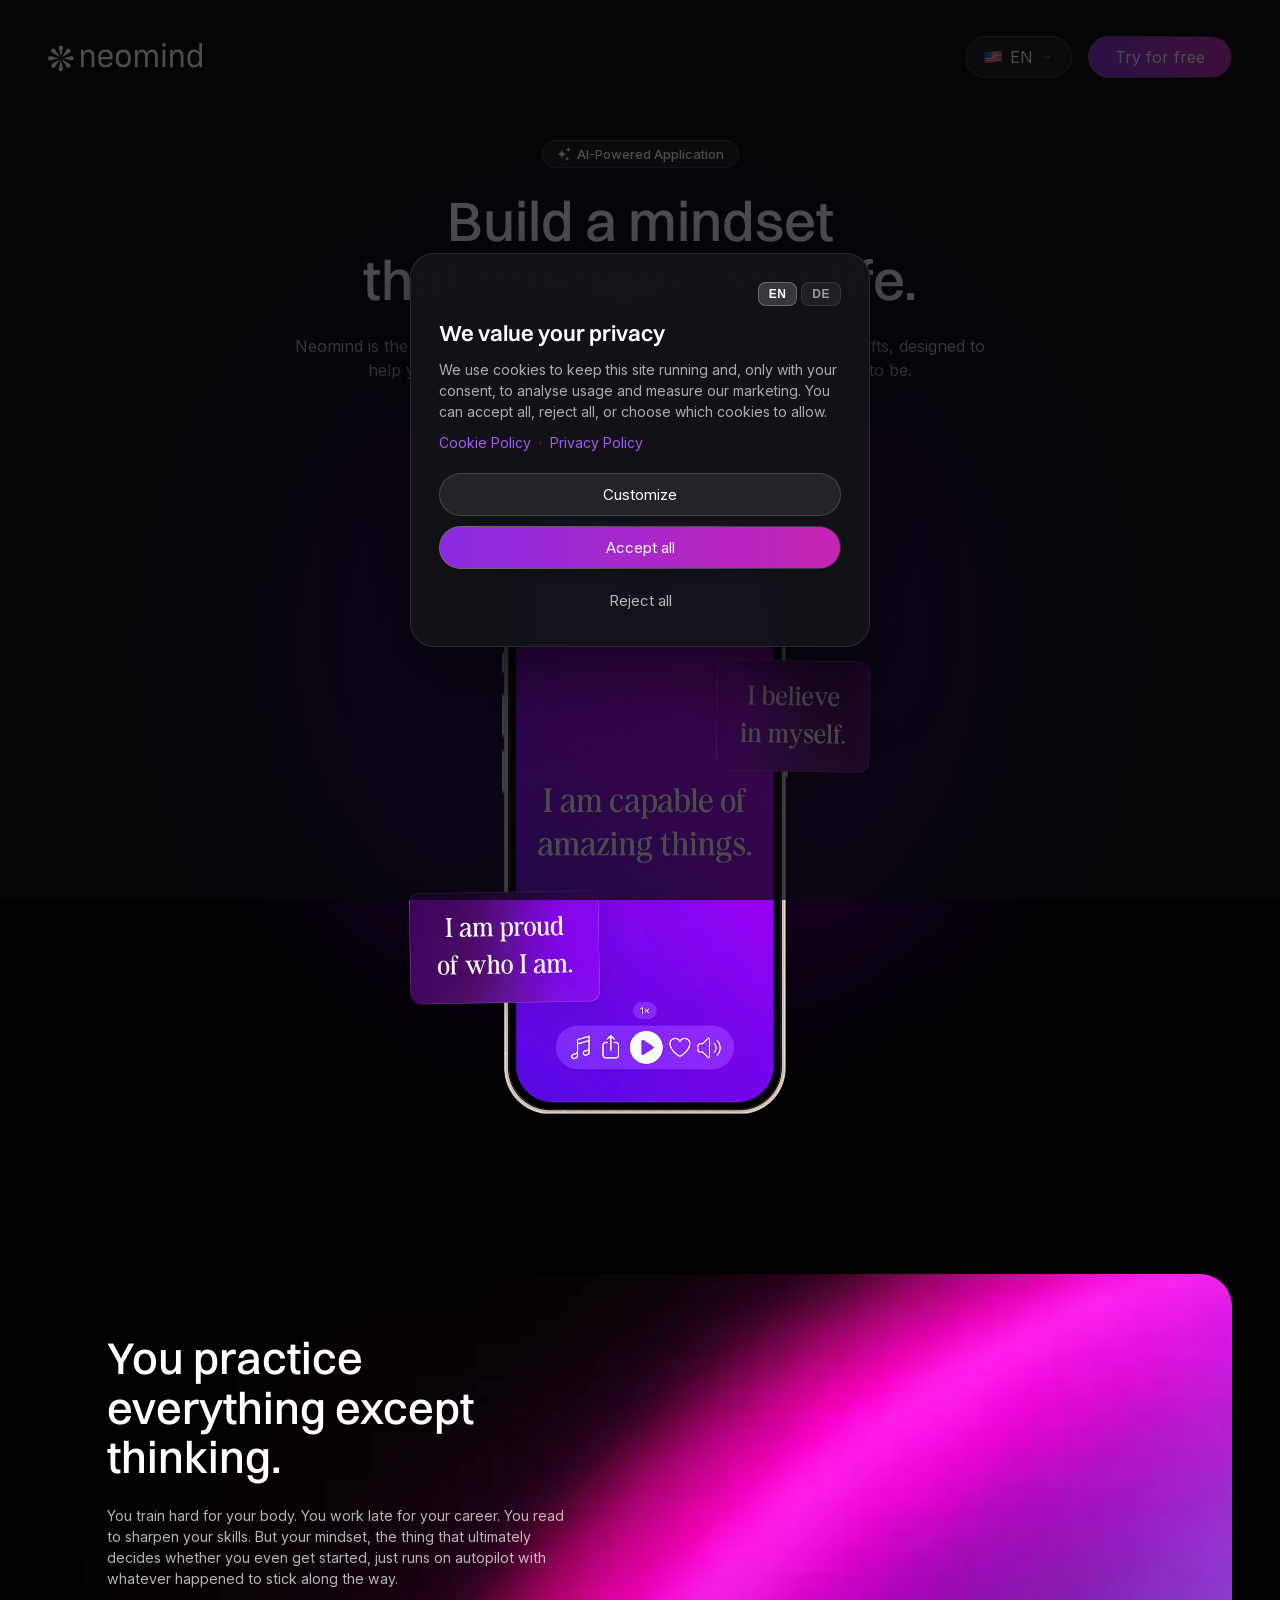
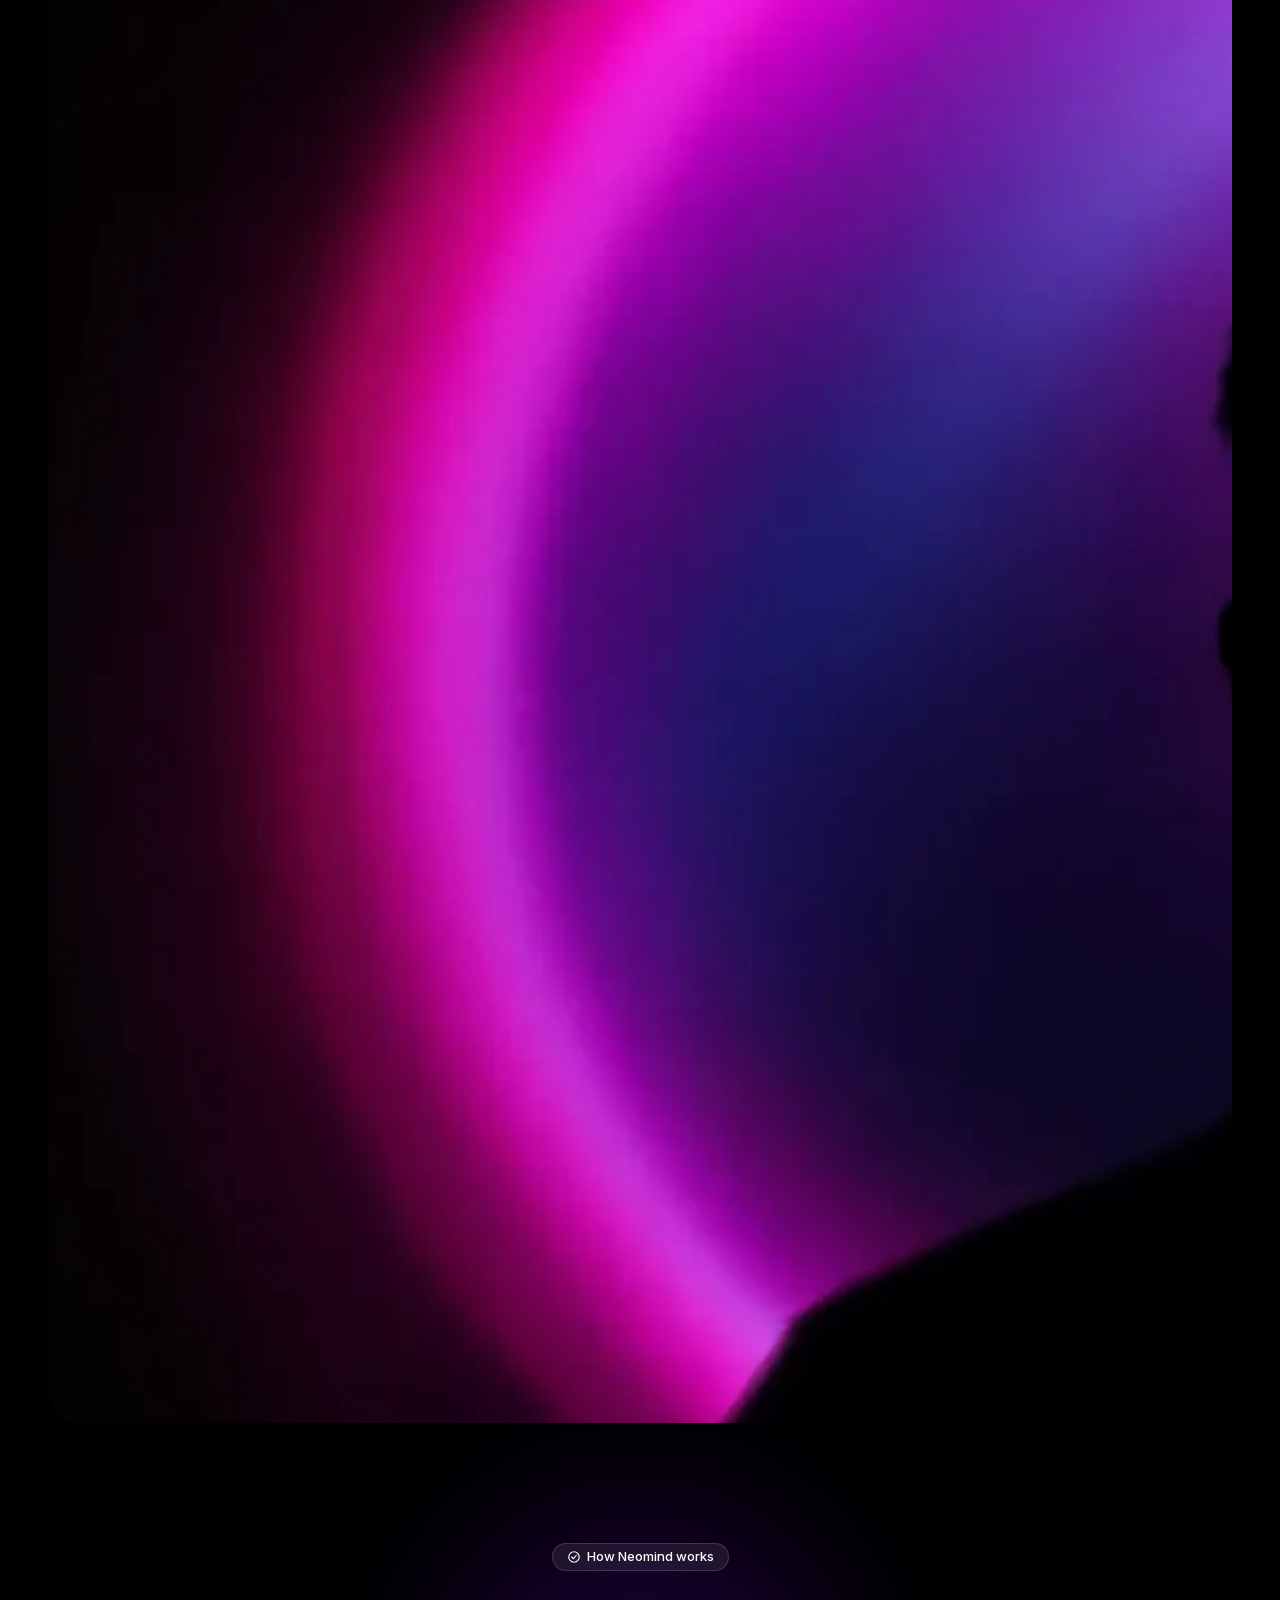
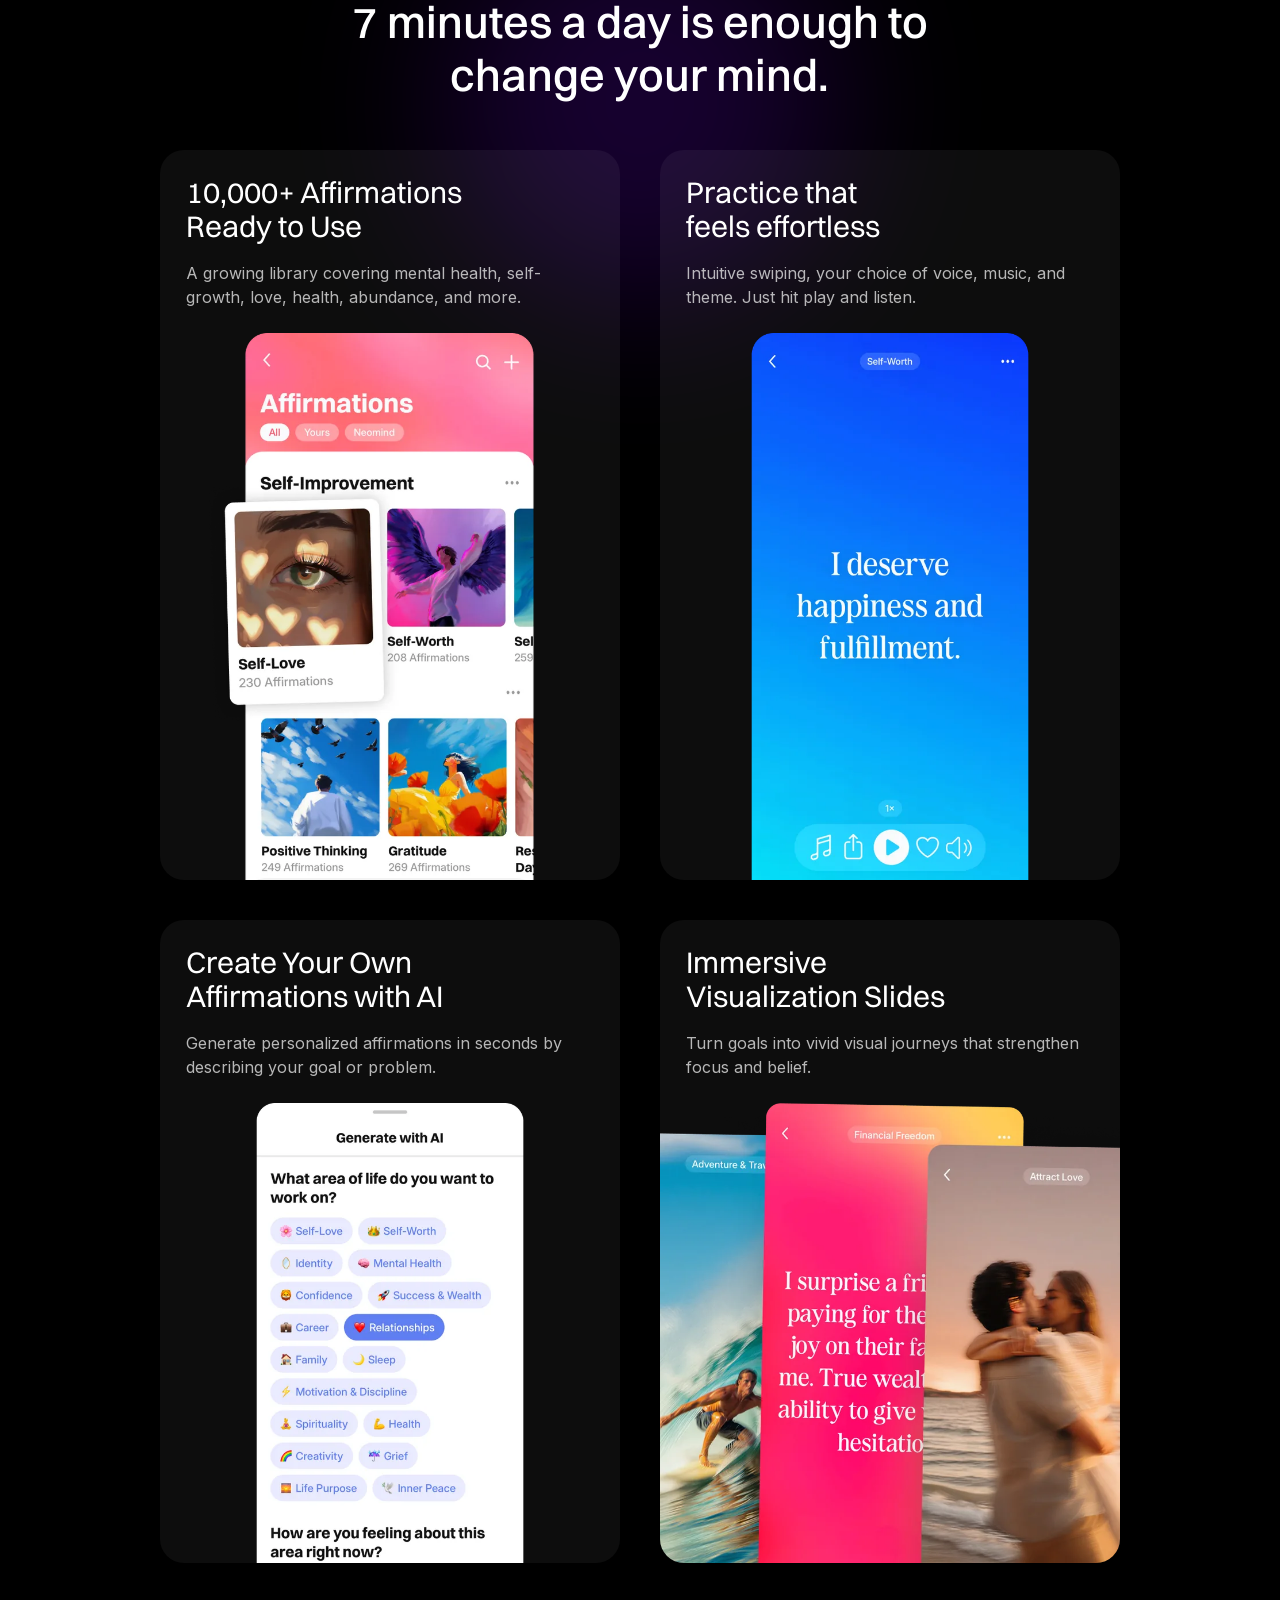
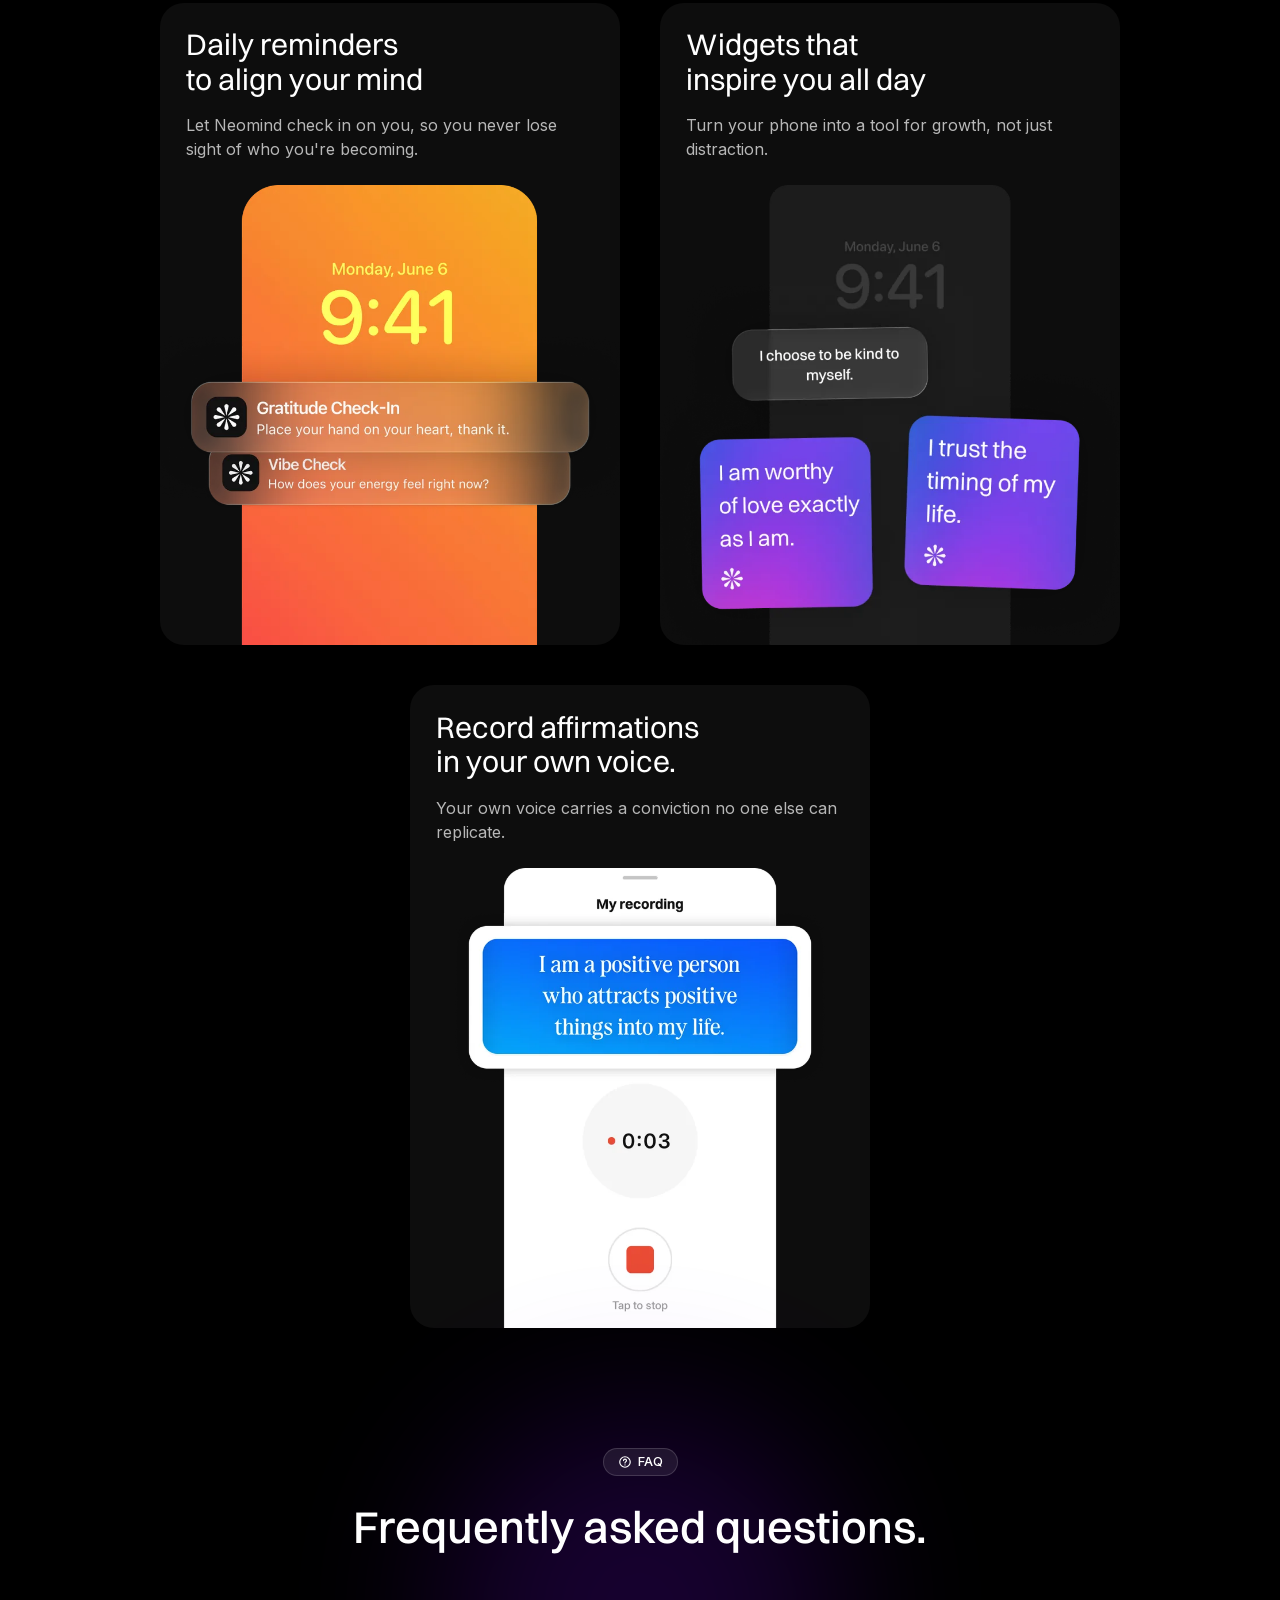
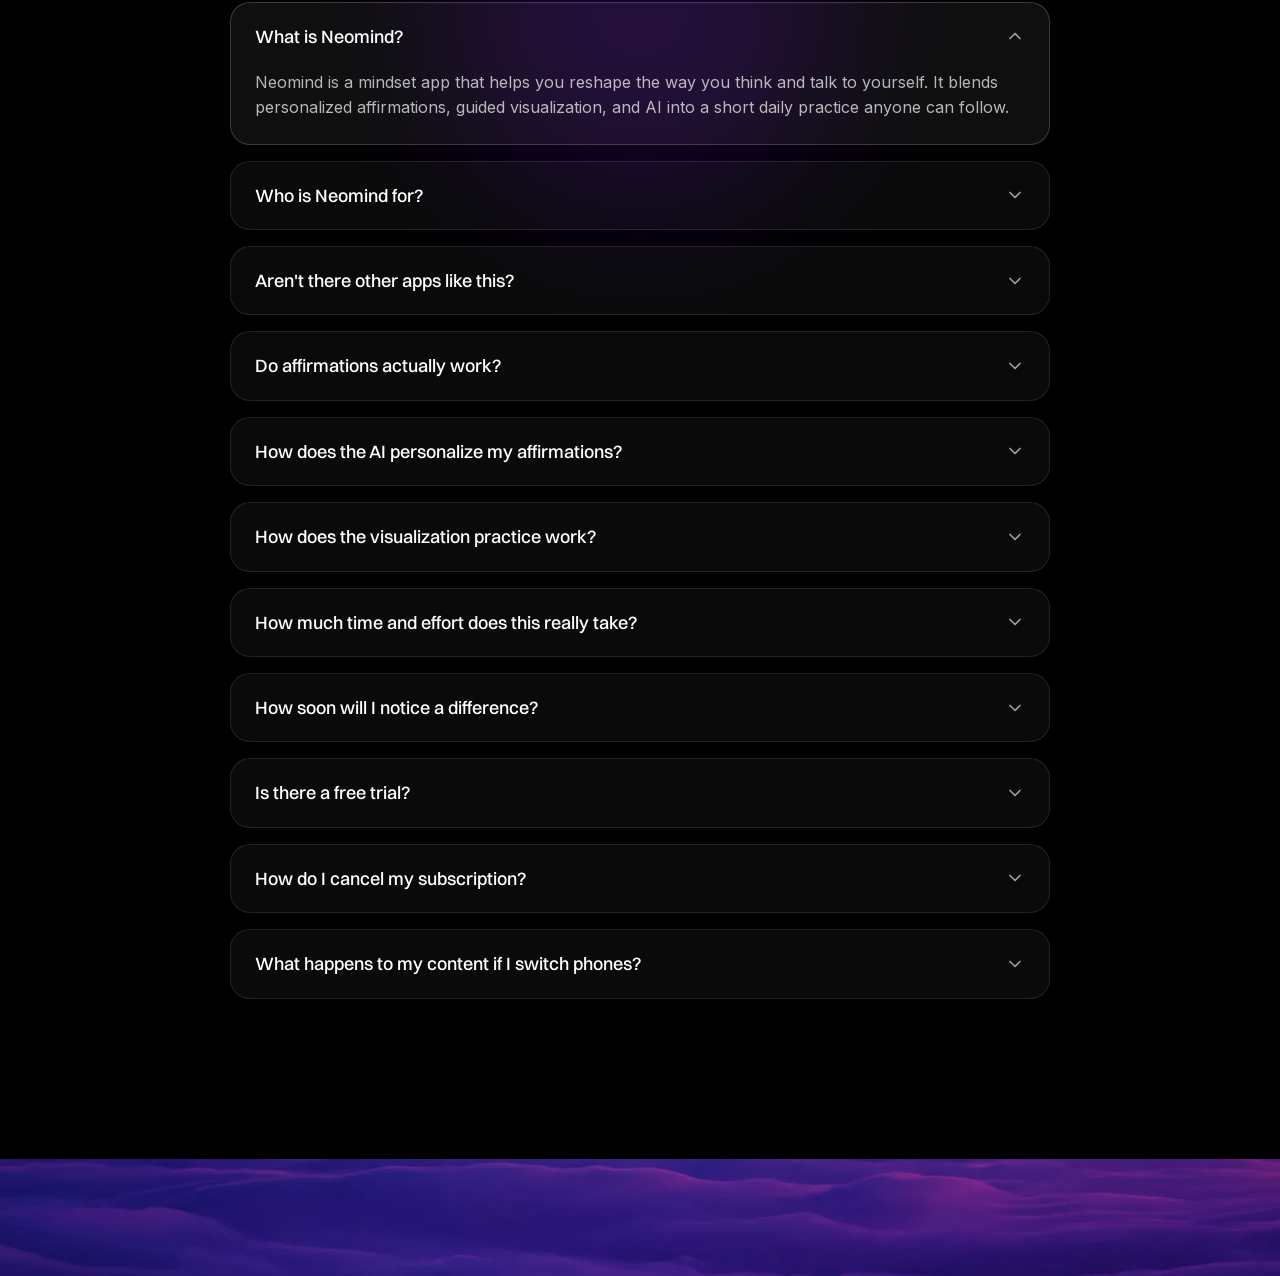
<file: download/index.html>
<!DOCTYPE html>
<html lang="en">
<head>
  <meta charset="UTF-8">
  <meta name="viewport" content="width=device-width, initial-scale=1.0">
  <title>Redirecting… · Neomind</title>
  <meta name="robots" content="noindex">
  <link rel="icon" type="image/png" href="../assets/icons/special/neomind_app_watermark_icon.png">
  <style>
    html, body {
      margin: 0;
      height: 100%;
      background: #0a0a0a;
      color: #fff;
      font-family: -apple-system, BlinkMacSystemFont, "Segoe UI", Inter, sans-serif;
    }
    .wrap {
      min-height: 100%;
      display: flex;
      flex-direction: column;
      align-items: center;
      justify-content: center;
      gap: 1.25rem;
      text-align: center;
      padding: 1.5rem;
    }
    .spinner {
      width: 28px;
      height: 28px;
      border: 3px solid rgba(255, 255, 255, 0.2);
      border-top-color: #fff;
      border-radius: 50%;
      animation: spin 0.8s linear infinite;
    }
    @keyframes spin { to { transform: rotate(360deg); } }
    p { margin: 0; opacity: 0.7; font-size: 0.95rem; }
    a { color: #fff; }
    .fallback { margin-top: 0.5rem; opacity: 0.55; font-size: 0.85rem; }
  </style>
</head>
<body>
  <div class="wrap">
    <div class="spinner" aria-hidden="true"></div>
    <p>Taking you to the app…</p>
    <p class="fallback">
      Not redirected? <a id="manual-link" href="/">Continue here</a>.
    </p>
  </div>

  <!-- Store URLs come from the shared config (single source of truth). -->
  <script src="../assets/js/config.js"></script>
  <script>
    (function () {
      var APP_STORE_URL = window.NEOMIND_LINKS.appStore;  // iOS App Store
      var PLAY_STORE_URL = window.NEOMIND_LINKS.playStore; // Google Play
      var WEB_FALLBACK_URL = "/";                          // Desktop / unknown devices → homepage

      // Carry through any query params (e.g. ?utm_source=tiktok) so
      // they survive the redirect for attribution.
      var query = window.location.search || "";

      function withQuery(url) {
        if (!query) return url;
        return url + (url.indexOf("?") === -1 ? "?" : "&") + query.slice(1);
      }

      var ua = navigator.userAgent || navigator.vendor || "";
      var target;

      if (/android/i.test(ua)) {
        target = PLAY_STORE_URL;
      } else if (/iPad|iPhone|iPod/i.test(ua) && !window.MSStream) {
        target = APP_STORE_URL;
      } else {
        // Desktop, or anything we can't identify.
        target = WEB_FALLBACK_URL;
      }

      target = withQuery(target);

      // Update the manual fallback link in case the auto-redirect is
      // blocked (some in-app browsers / no-JS-after-load edge cases).
      var manual = document.getElementById("manual-link");
      if (manual) manual.setAttribute("href", target);

      // replace() so this page doesn't sit in the back-button history.
      window.location.replace(target);
    })();
  </script>

  <noscript>
    <div style="text-align:center;padding:2rem;">
      <p>JavaScript is required to continue.
      <a href="/">Visit the Neomind website</a>.</p>
    </div>
  </noscript>
</body>
</html>
</file>
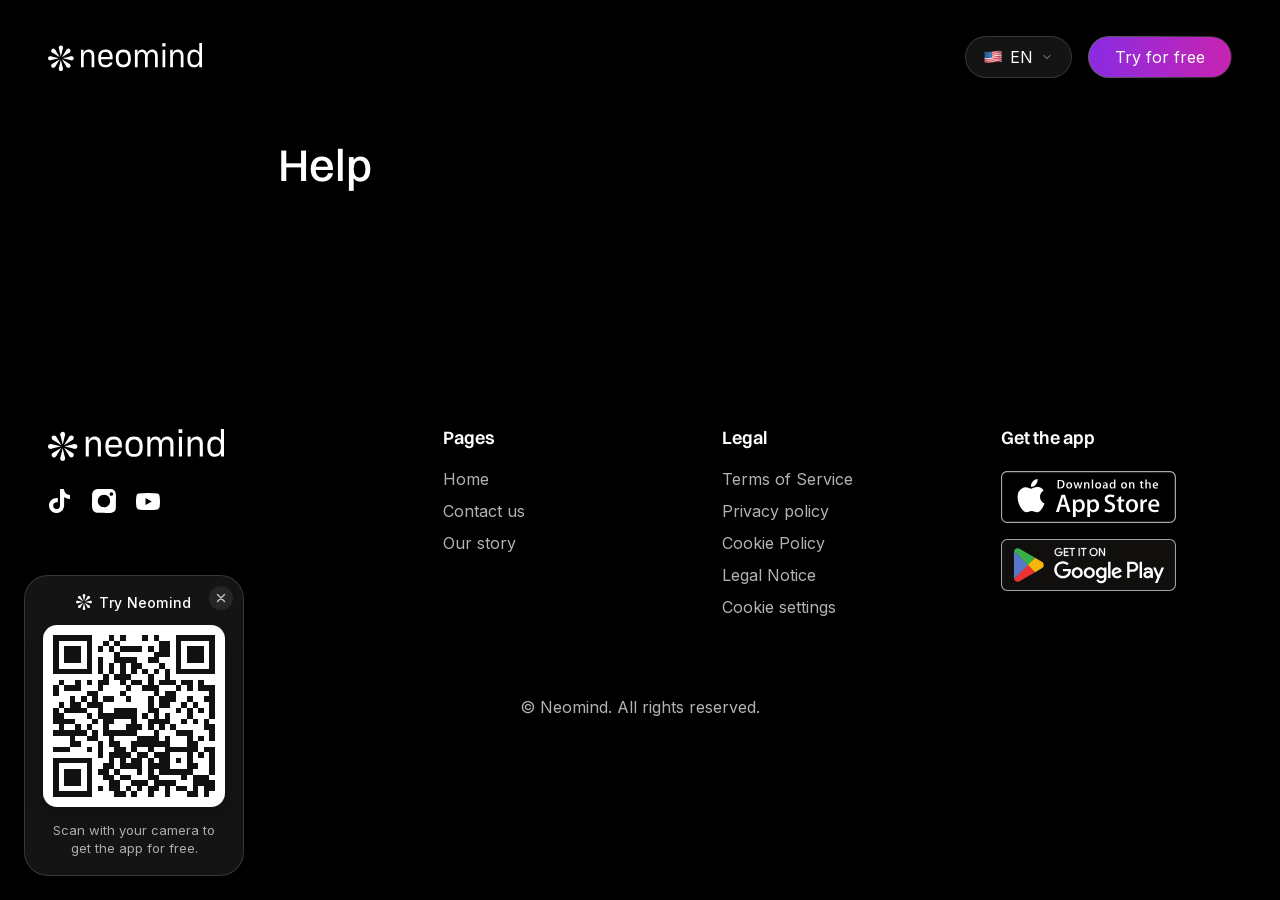
<file: help/index.html>
<!DOCTYPE html>
<html lang="en">
<head>
  <meta charset="UTF-8">
  <meta name="viewport" content="width=device-width, initial-scale=1.0">
  <title>Help · Neomind</title>
  <link rel="icon" type="image/png" href="../assets/icons/special/neomind_app_watermark_icon.png">
  <link rel="preconnect" href="https://fonts.googleapis.com">
  <link rel="preconnect" href="https://fonts.gstatic.com" crossorigin>
  <link href="https://fonts.googleapis.com/css2?family=Inter:wght@400;500;600&display=swap" rel="stylesheet">
  <link rel="stylesheet" href="../assets/css/styles.css">
</head>
<body>
  <!-- Header, footer, download modal and QR widget are injected by
       assets/js/layout.js — see index.html. -->
  <main class="legal">
    <h1 class="headline legal__headline" data-i18n="help_headline">Help</h1>
  </main>

  <script src="../assets/js/layout.js"></script>
  <script src="../assets/js/config.js"></script>
  <script src="../assets/js/main.js"></script>
</body>
</html>
</file>
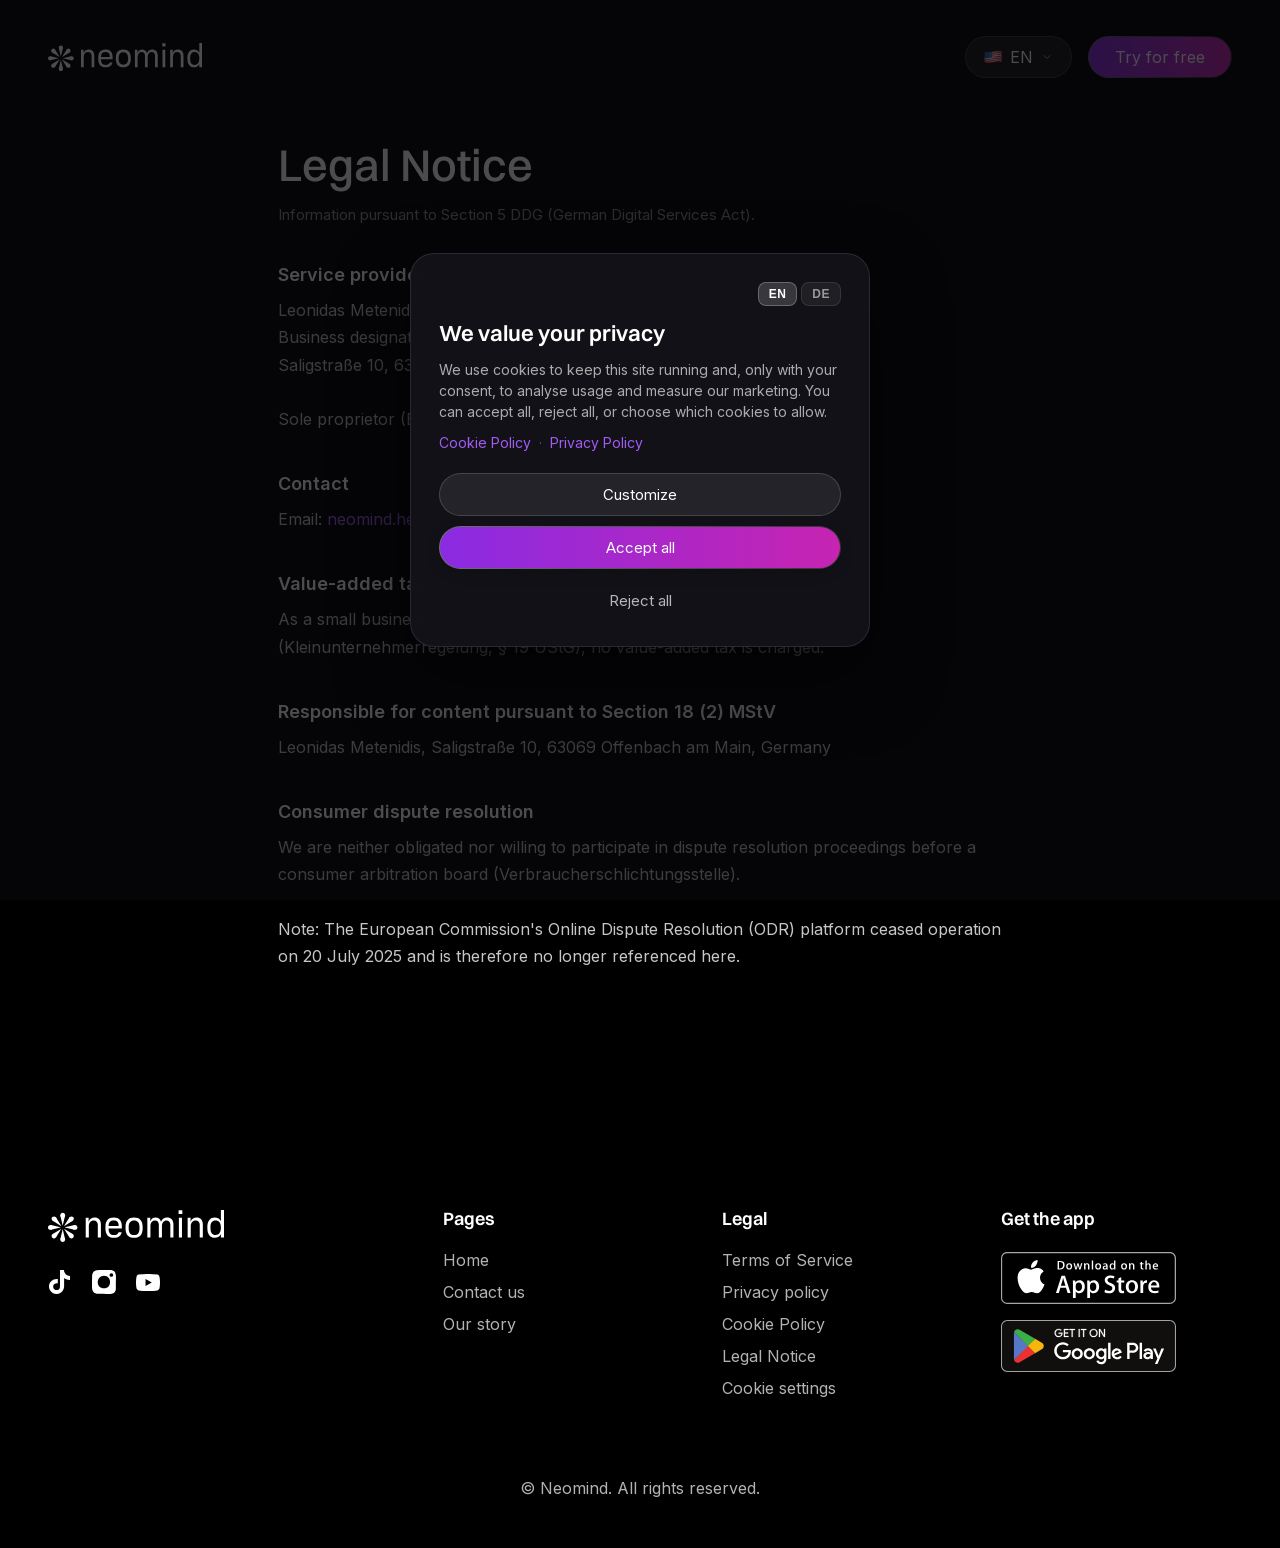
<file: legal-notice/index.html>
<!DOCTYPE html>
<html lang="en">
<head>
  <meta charset="UTF-8">
  <meta name="viewport" content="width=device-width, initial-scale=1.0">
  <title data-i18n="title_notice">Legal Notice · Neomind</title>
  <link rel="icon" type="image/png" href="../assets/icons/special/neomind_app_watermark_icon.png">
  <link rel="preload" href="../assets/fonts/woff2/Inter-var.woff2" as="font" type="font/woff2" crossorigin>
  <link rel="stylesheet" href="../assets/css/styles.css">
</head>
<body>
  <!-- Header, footer, download modal and QR widget are injected by
       assets/js/layout.js — see index.html. -->
  <main class="legal">
    <h1 class="headline legal__headline" data-i18n="notice_headline">Legal Notice</h1>
    <p class="legal__lead" data-i18n="notice_intro">Information pursuant to Section 5 DDG (German Digital Services Act).</p>

    <section class="legal__section">
      <h2 class="legal__subhead" data-i18n="notice_provider_head">Service provider</h2>
      <p class="legal__text" data-i18n="notice_provider_body">Leonidas Metenidis<br>Business designation: Neomind<br>Saligstraße 10, 63069 Offenbach am Main, Germany<br><br>Sole proprietor (Einzelunternehmer), not entered in the commercial register.</p>
    </section>

    <section class="legal__section">
      <h2 class="legal__subhead" data-i18n="notice_contact_head">Contact</h2>
      <p class="legal__text" data-i18n="notice_contact_body">Email: <a href="mailto:neomind.help@gmail.com">neomind.help@gmail.com</a></p>
    </section>

    <section class="legal__section">
      <h2 class="legal__subhead" data-i18n="notice_vat_head">Value-added tax</h2>
      <p class="legal__text" data-i18n="notice_vat_body">As a small business within the meaning of Section 19 of the German VAT Act (Kleinunternehmerregelung, § 19 UStG), no value-added tax is charged.</p>
    </section>

    <section class="legal__section">
      <h2 class="legal__subhead" data-i18n="notice_responsible_head">Responsible for content pursuant to Section 18 (2) MStV</h2>
      <p class="legal__text" data-i18n="notice_responsible_body">Leonidas Metenidis, Saligstraße 10, 63069 Offenbach am Main, Germany</p>
    </section>

    <section class="legal__section">
      <h2 class="legal__subhead" data-i18n="notice_dispute_head">Consumer dispute resolution</h2>
      <p class="legal__text" data-i18n="notice_dispute_body">We are neither obligated nor willing to participate in dispute resolution proceedings before a consumer arbitration board (Verbraucherschlichtungsstelle).<br><br>Note: The European Commission's Online Dispute Resolution (ODR) platform ceased operation on 20 July 2025 and is therefore no longer referenced here.</p>
    </section>
  </main>

  <script src="../assets/js/layout.js"></script>
  <script src="../assets/js/config.js"></script>
  <script src="../assets/js/main.js"></script>
  <script src="../assets/js/cookie-consent.js"></script>
</body>
</html>
</file>
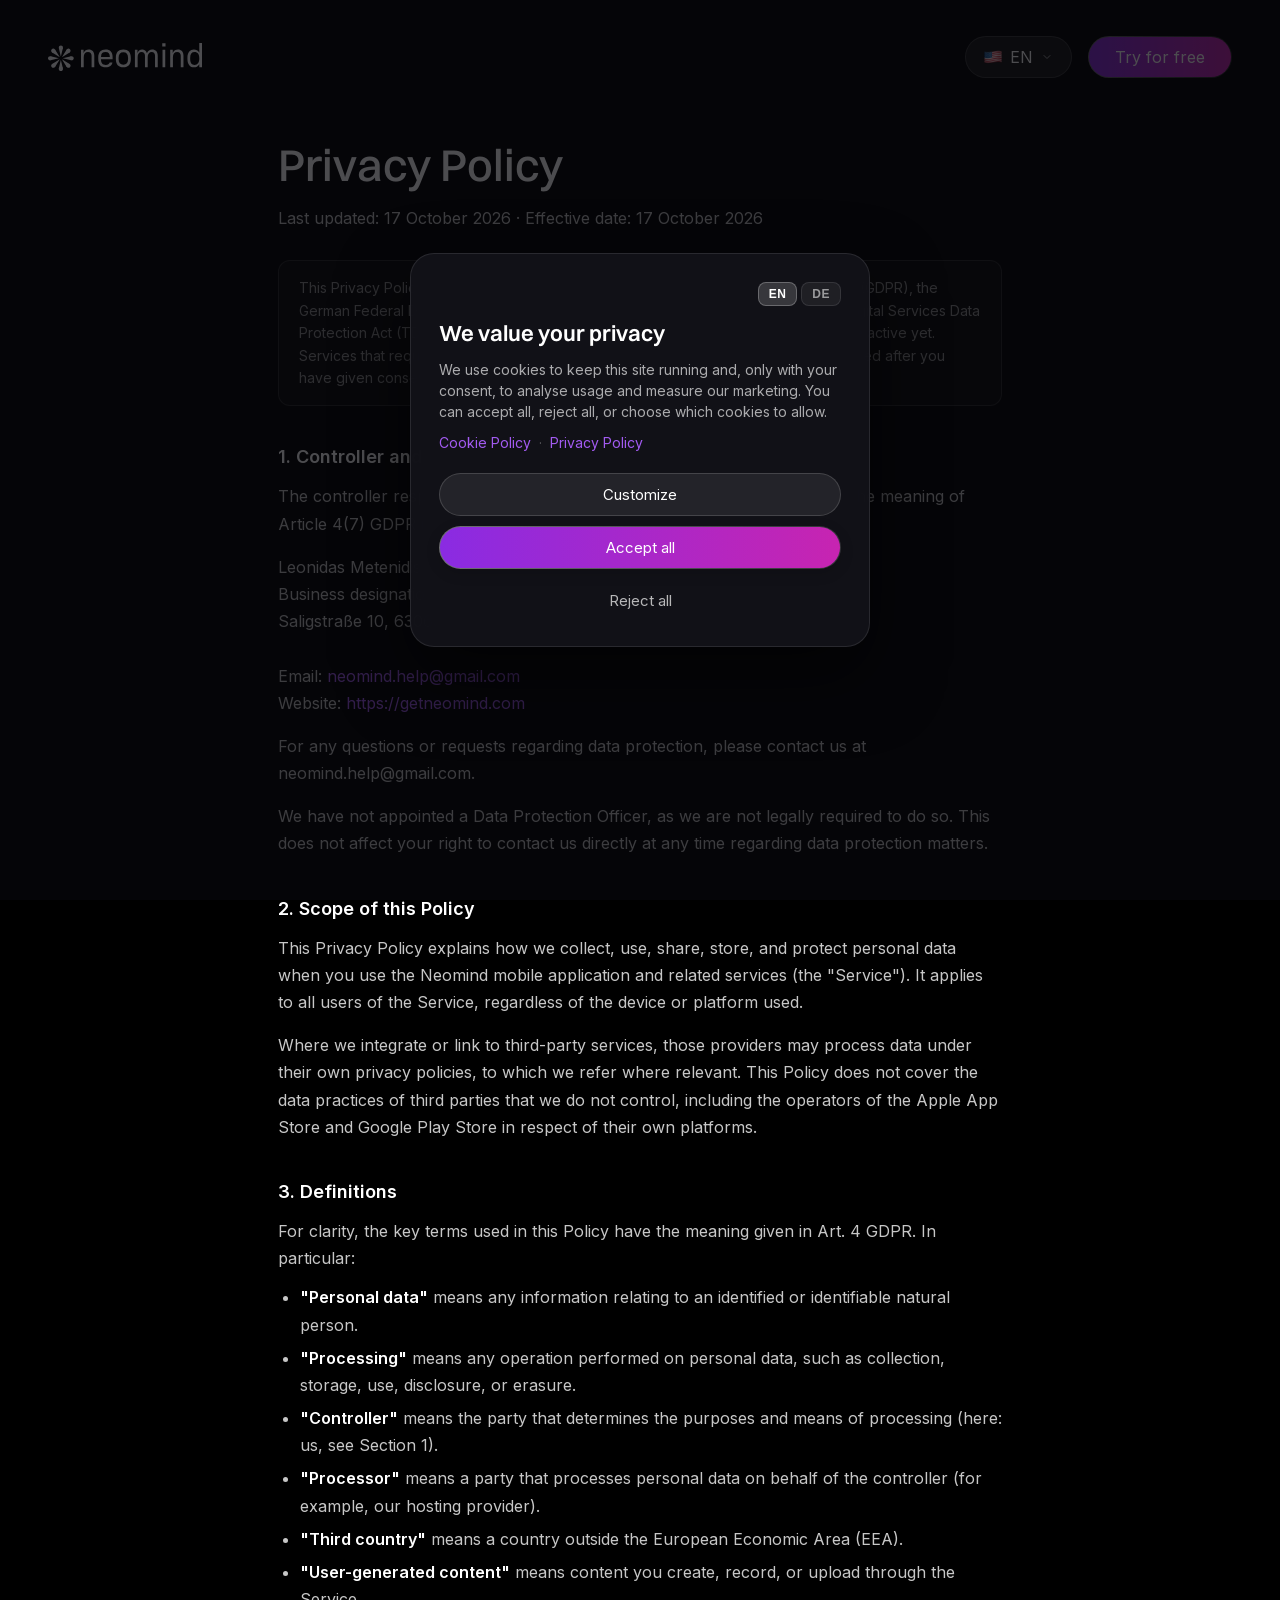
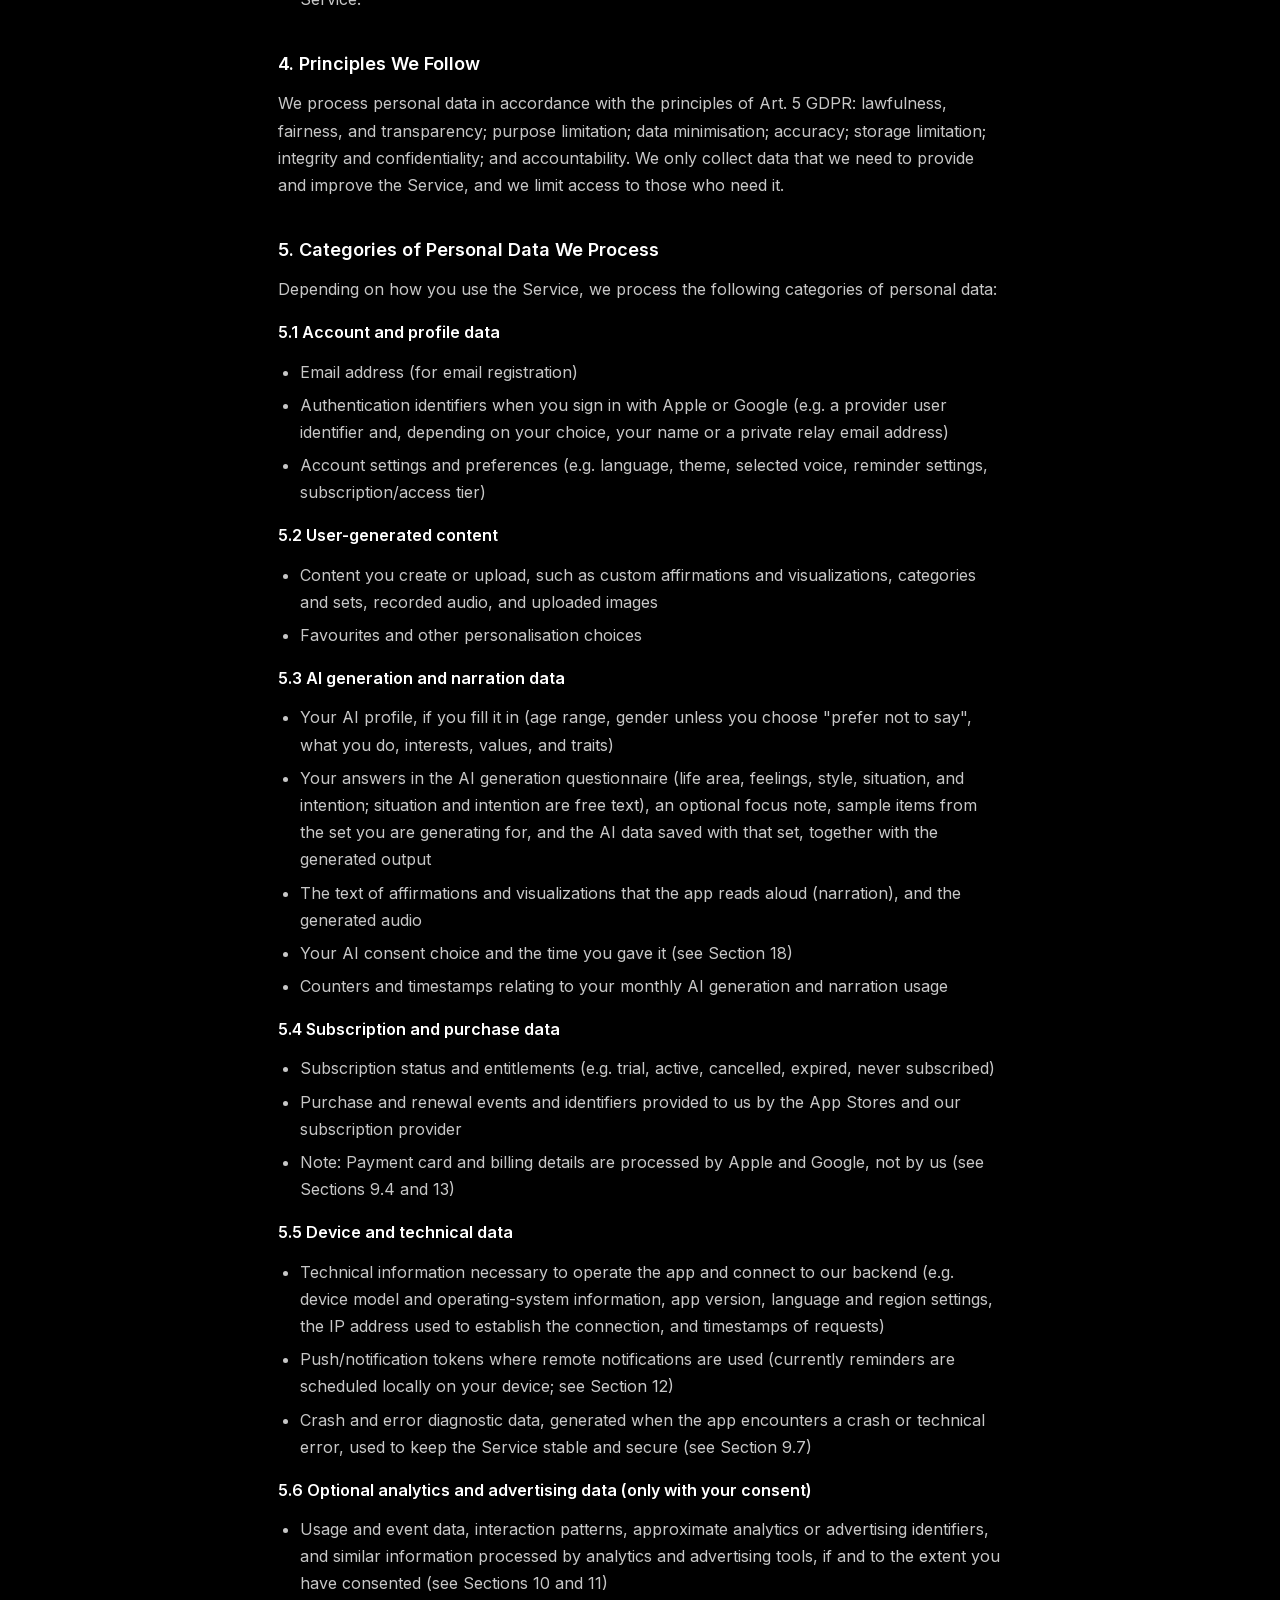
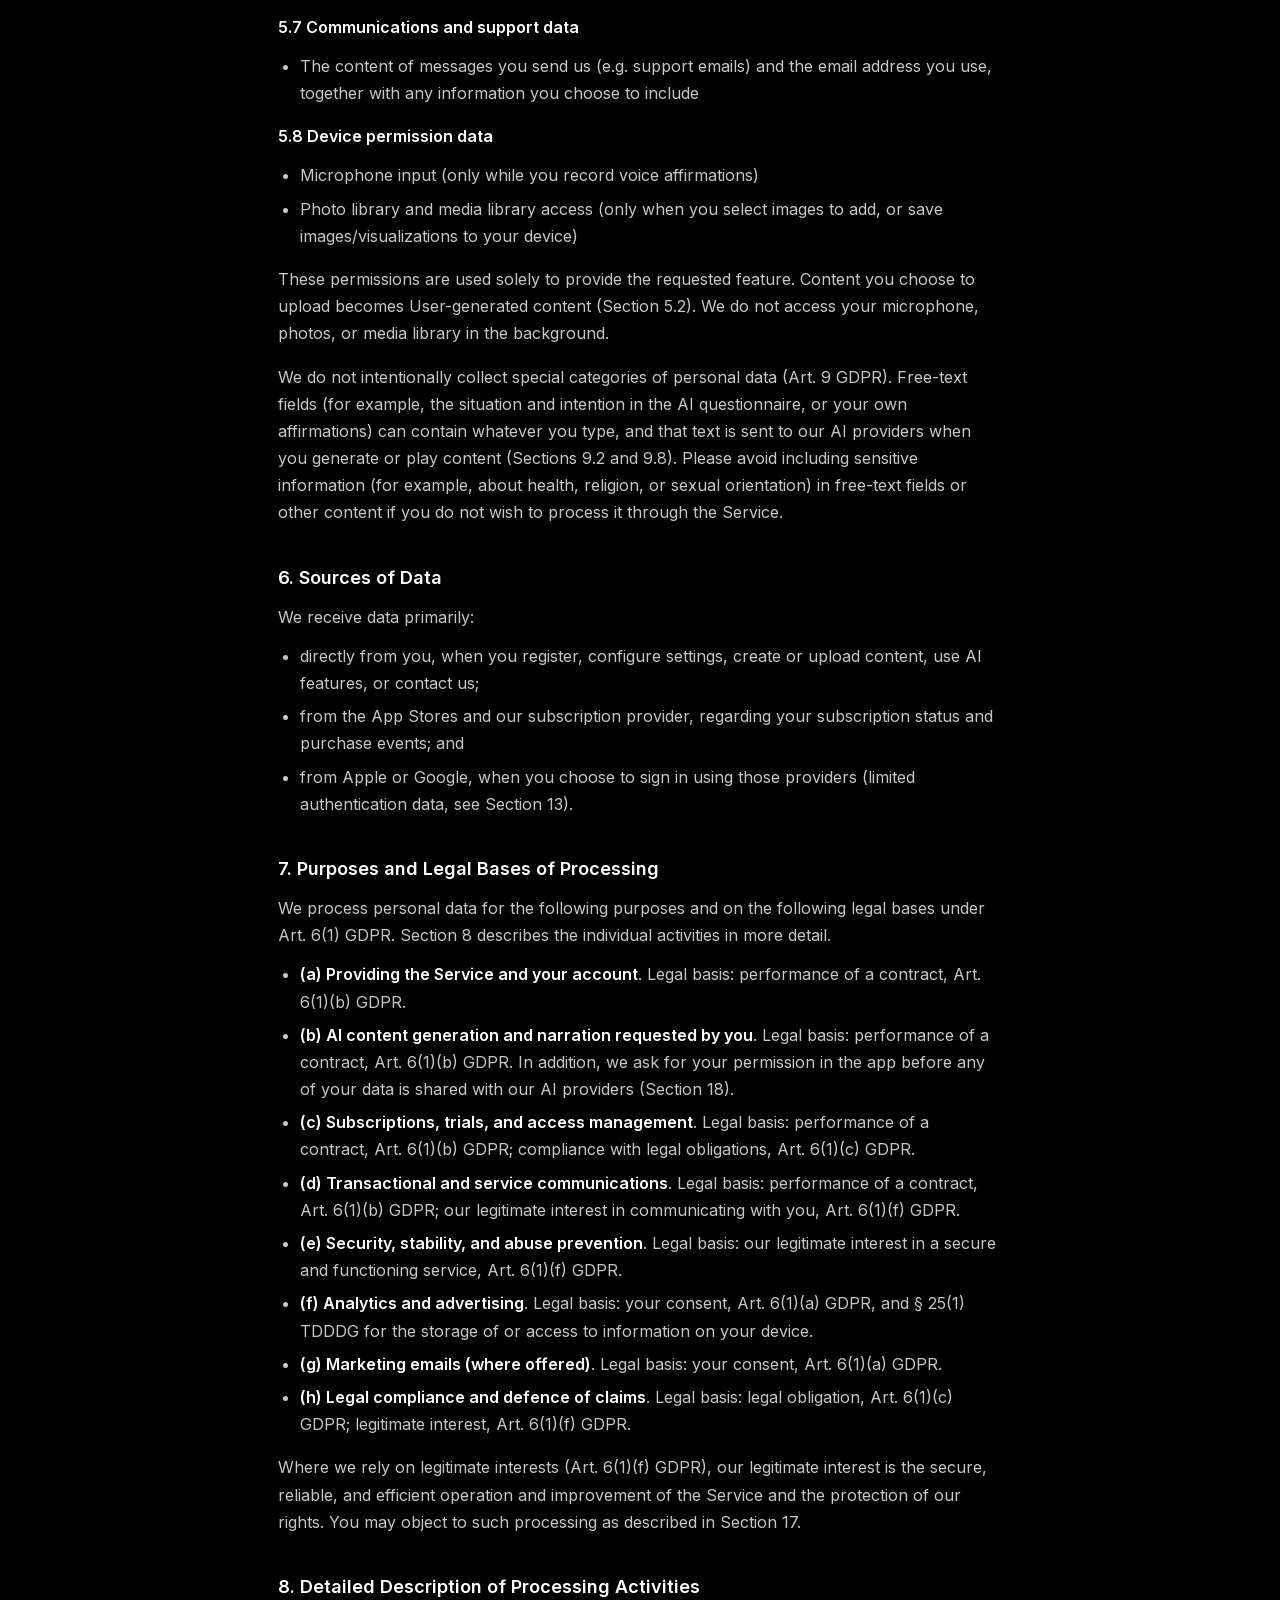
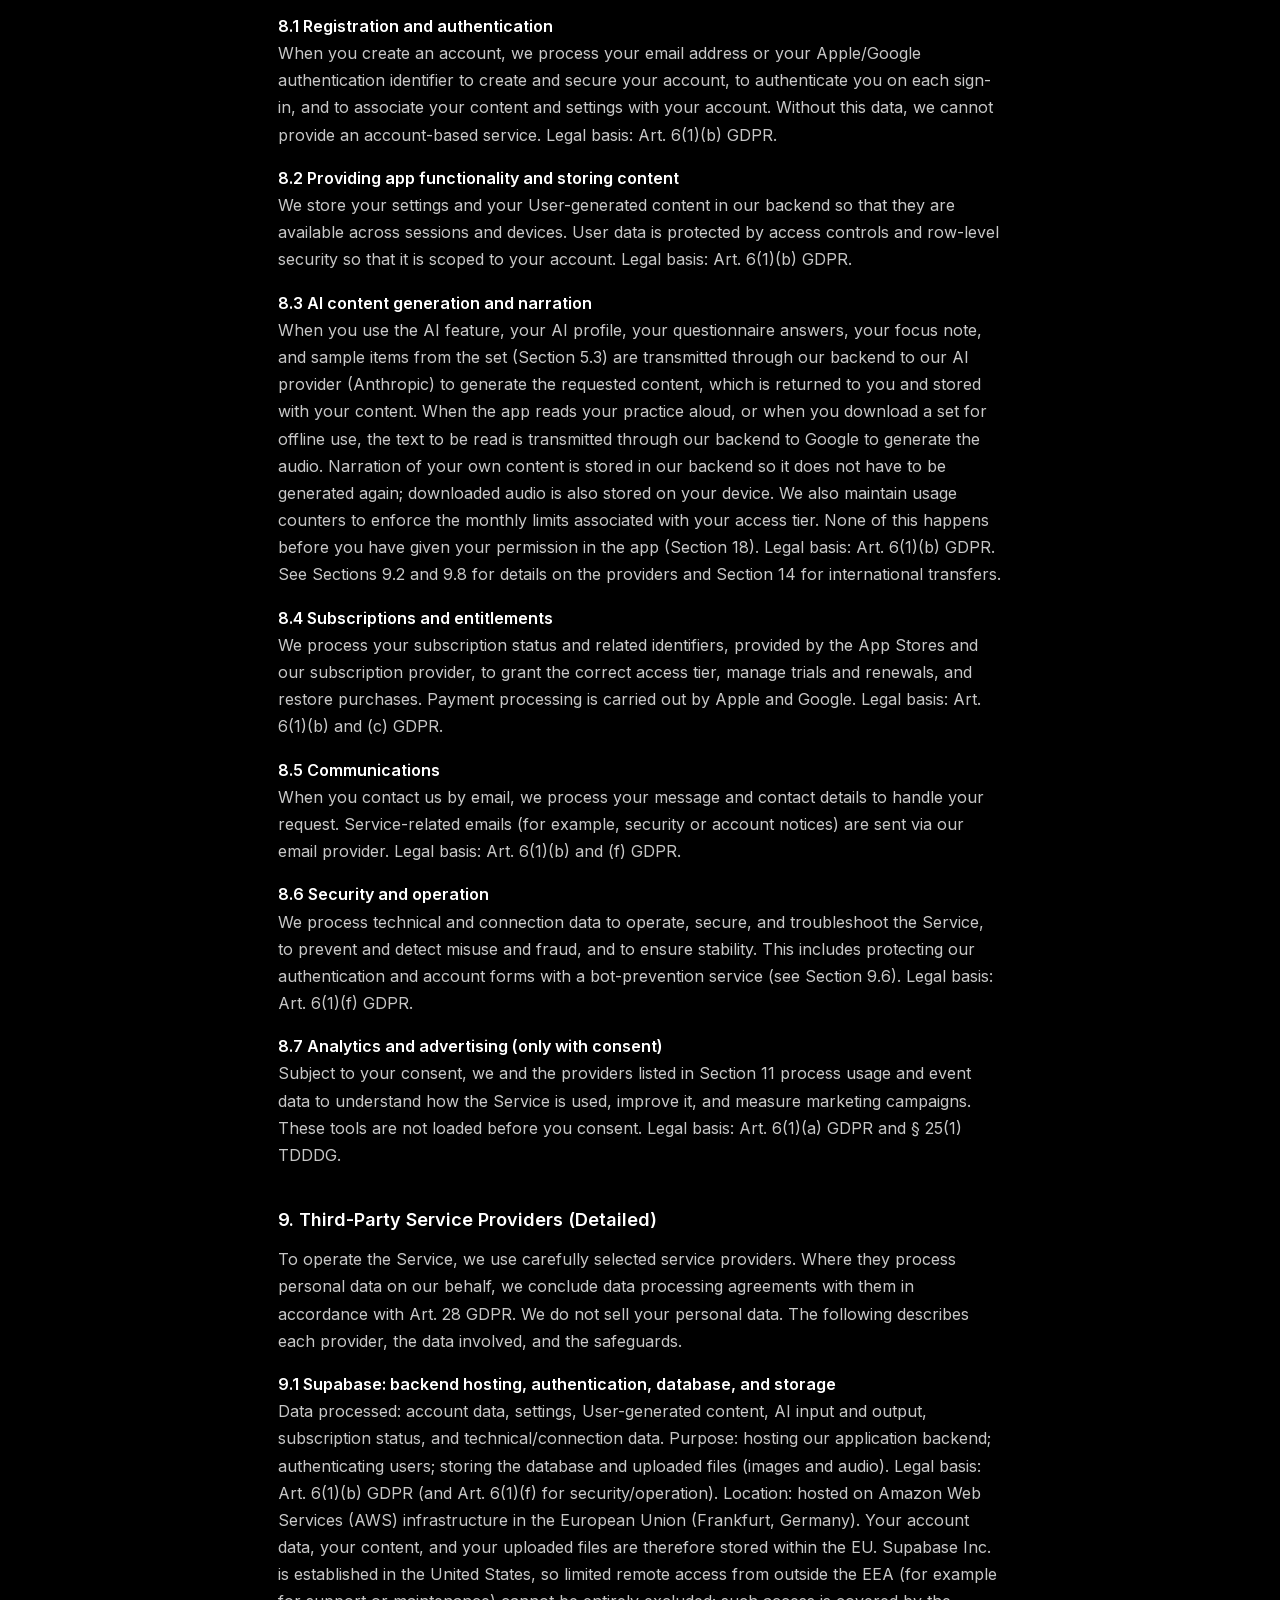
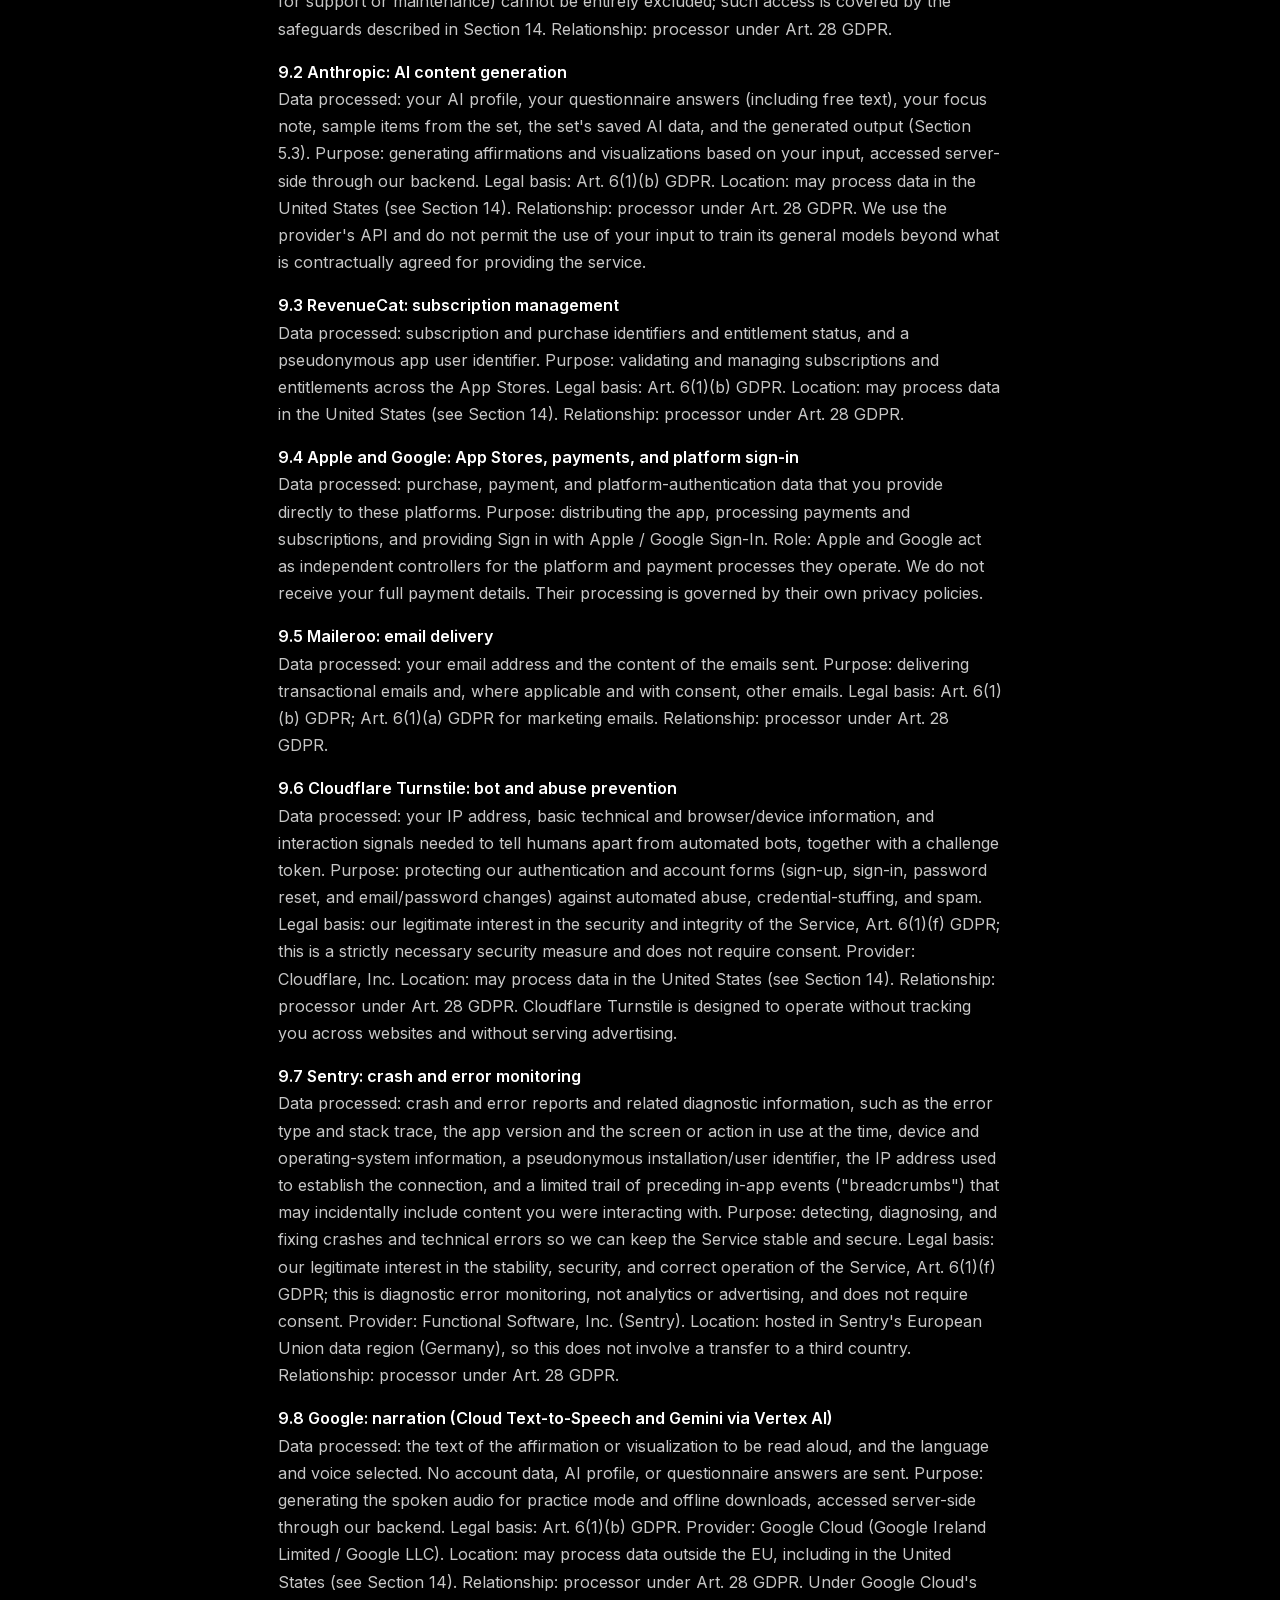
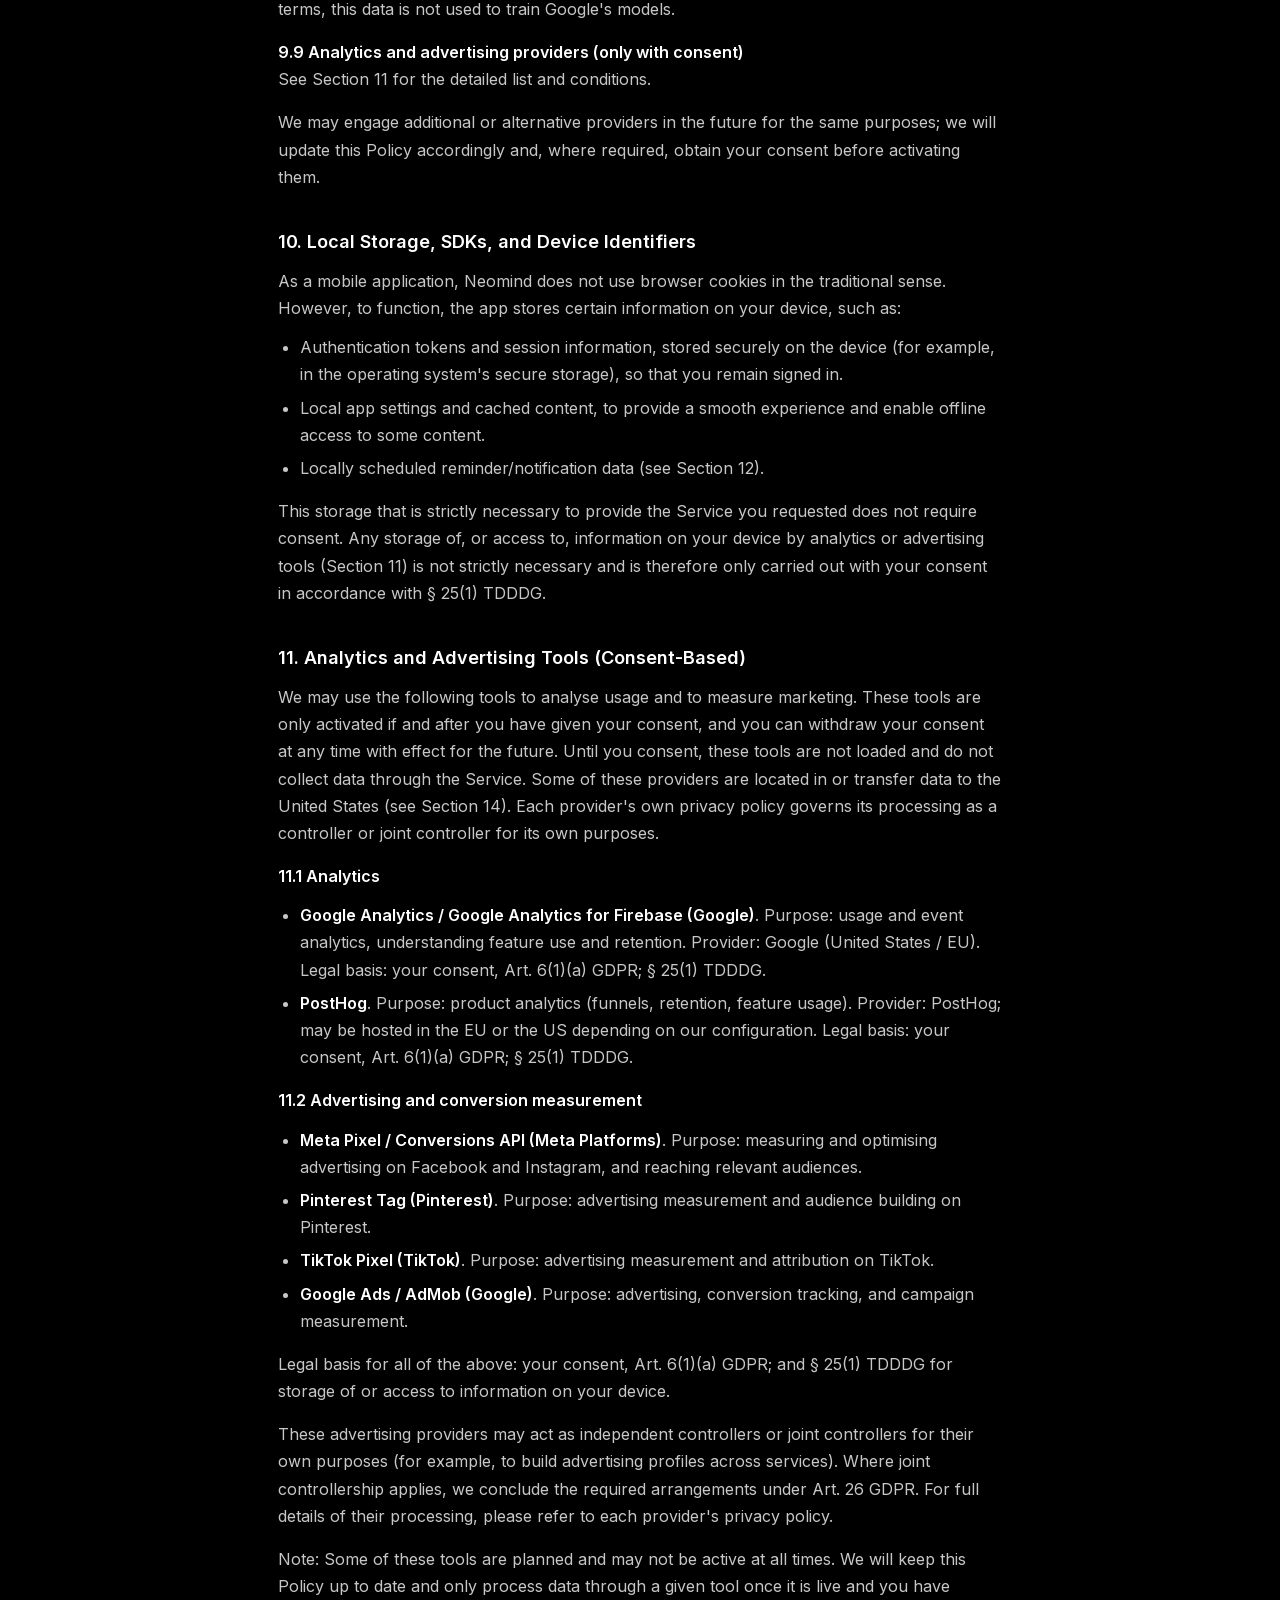
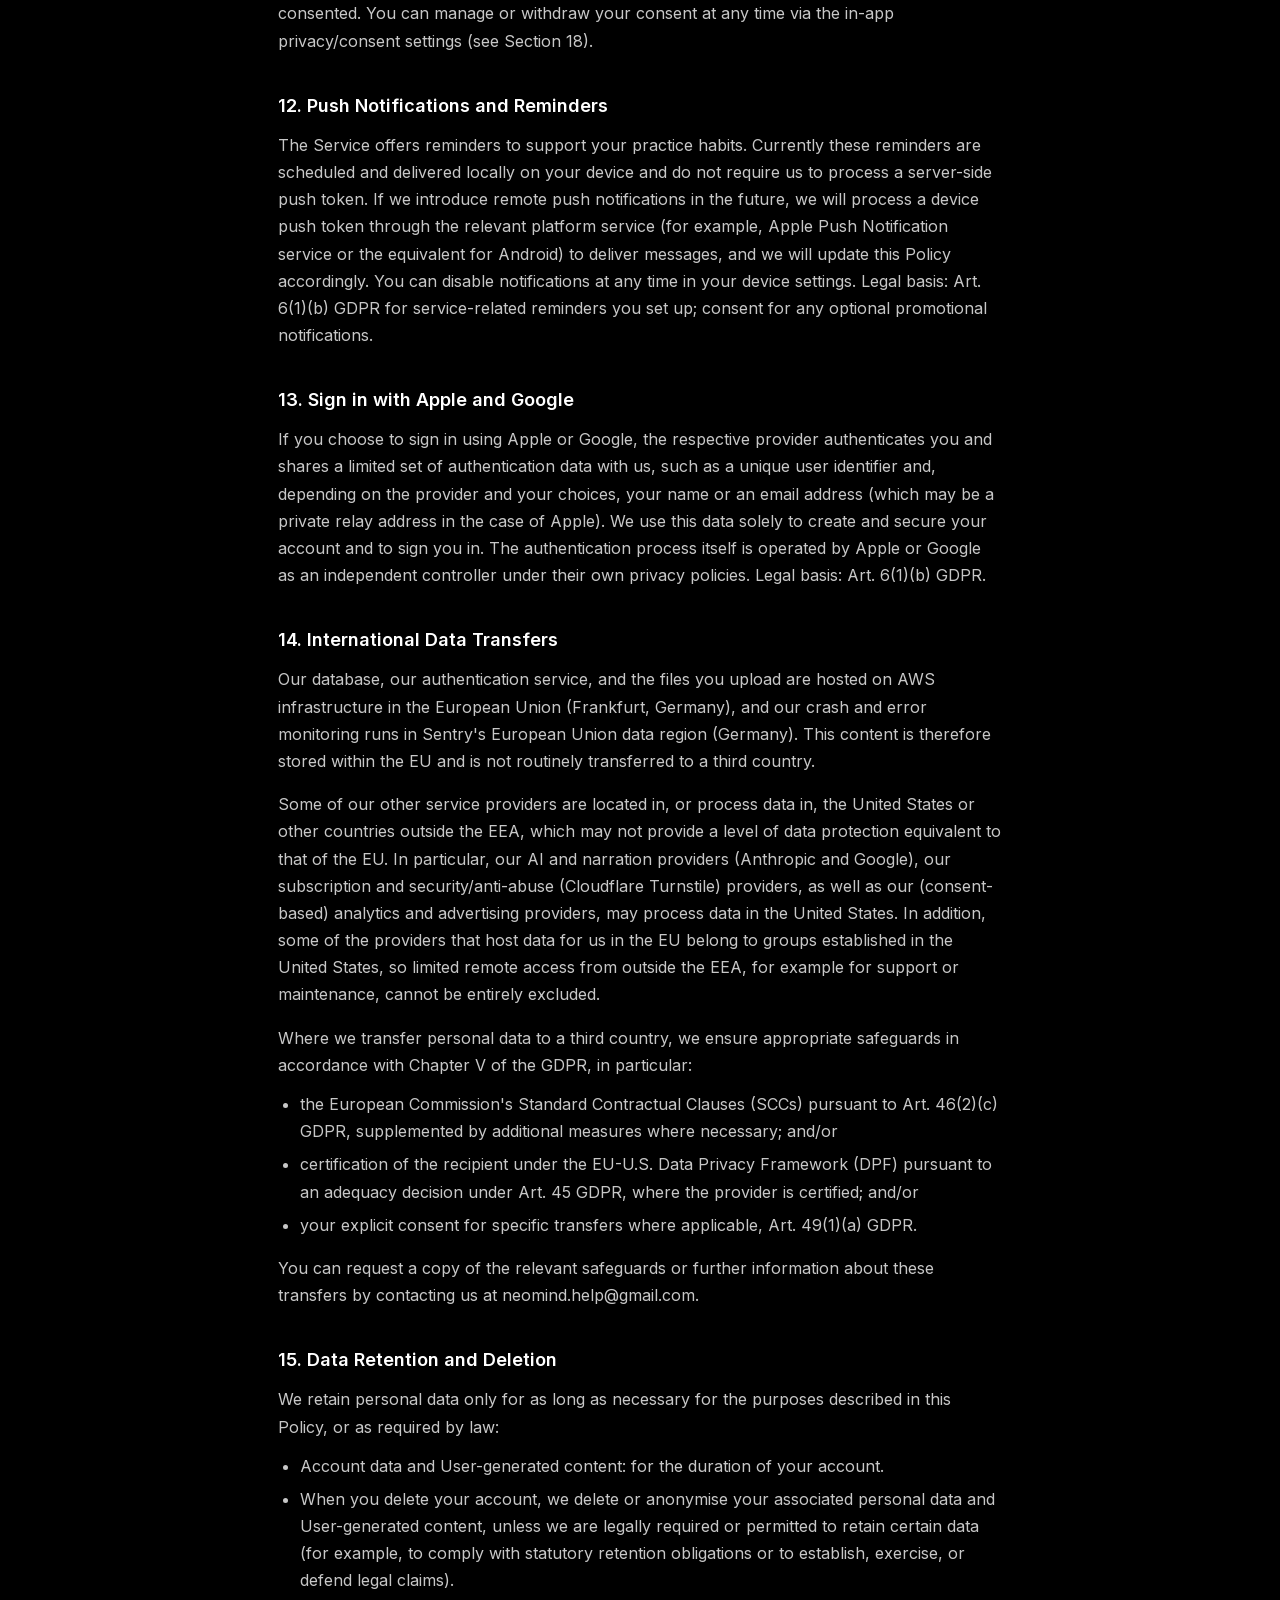
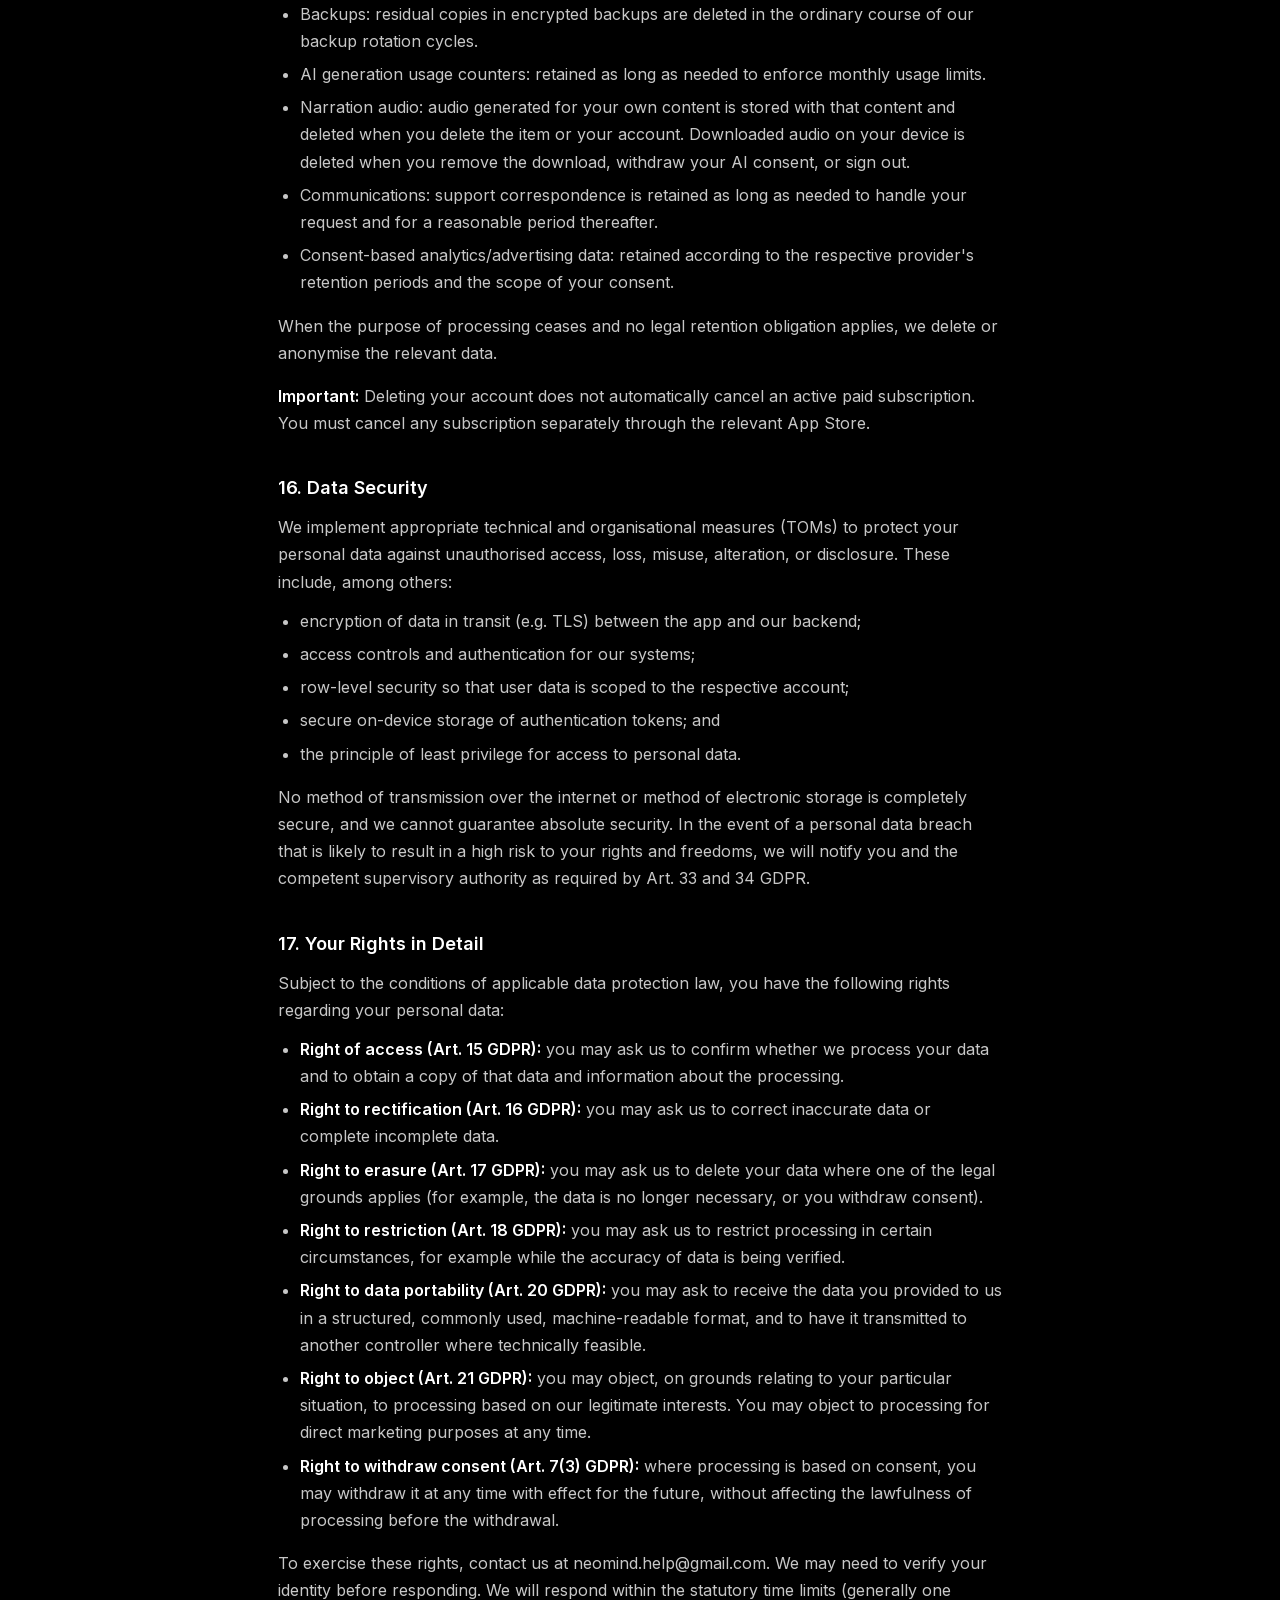
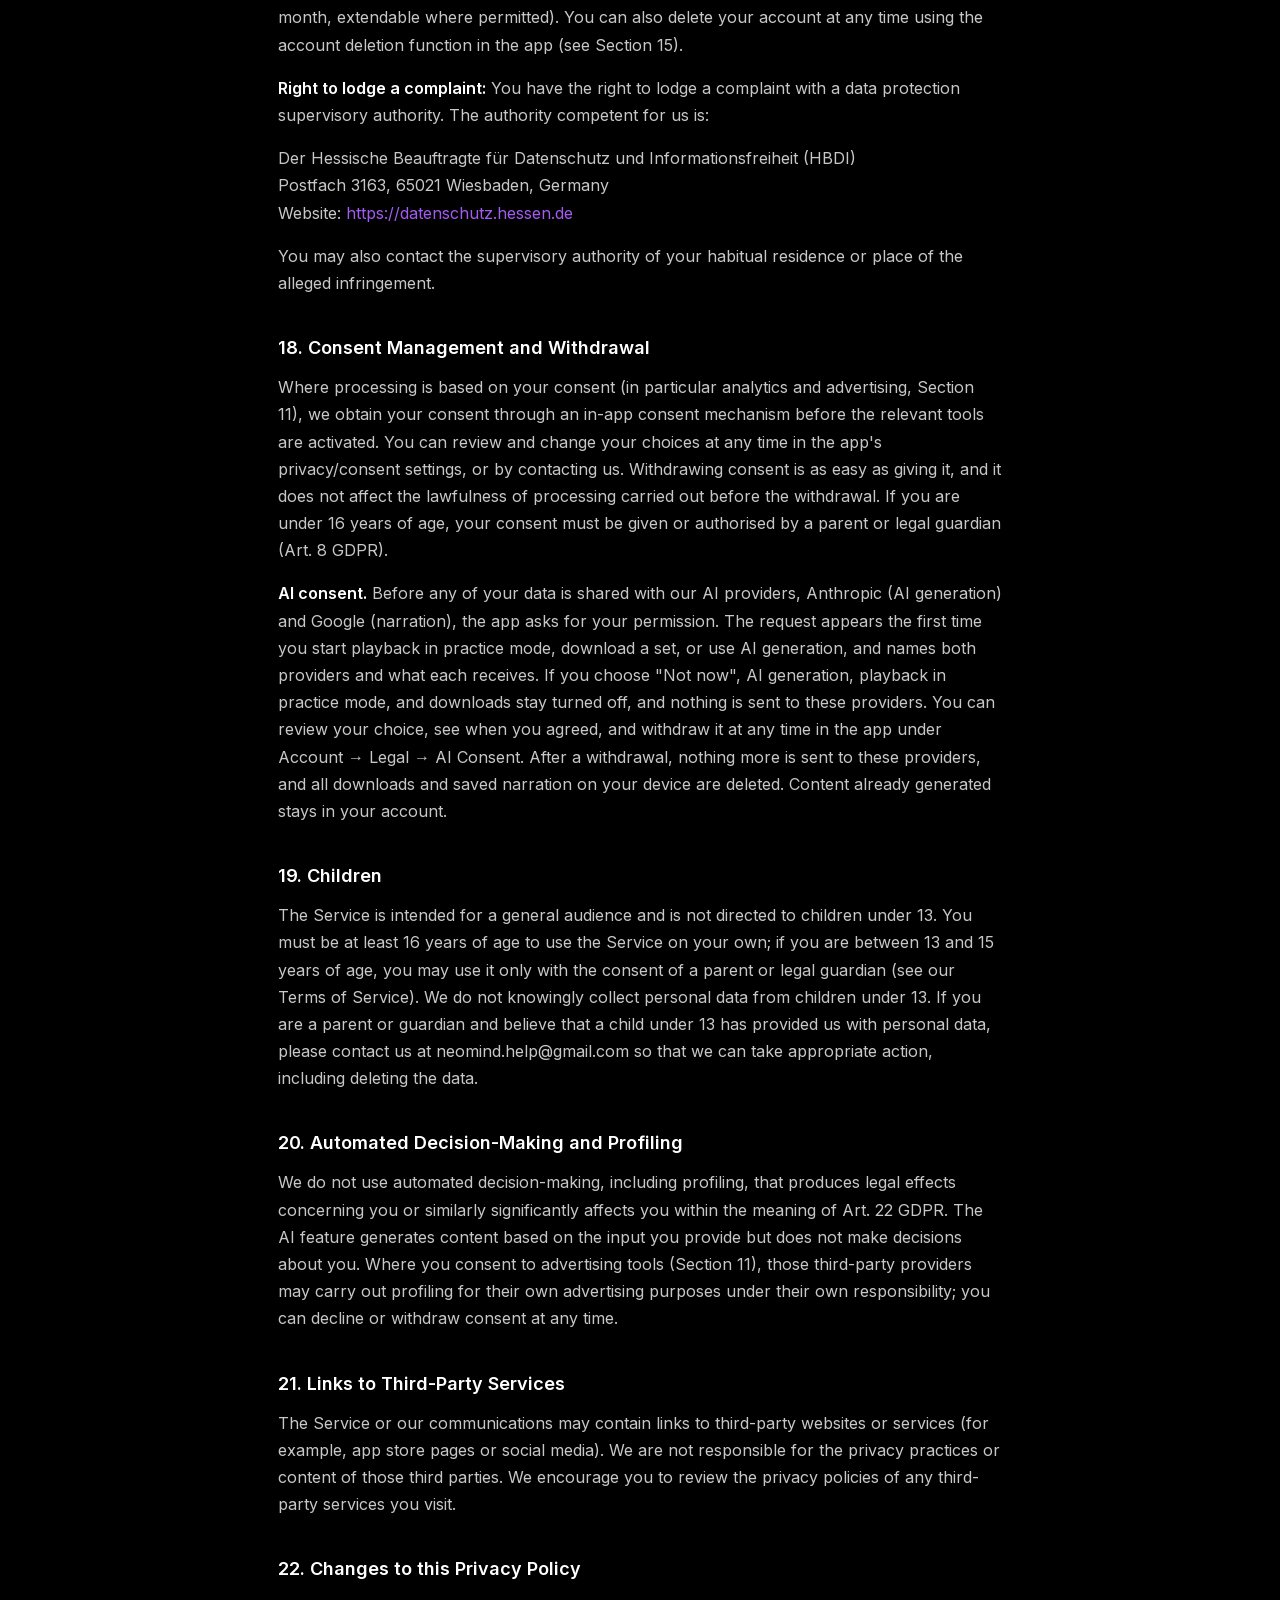
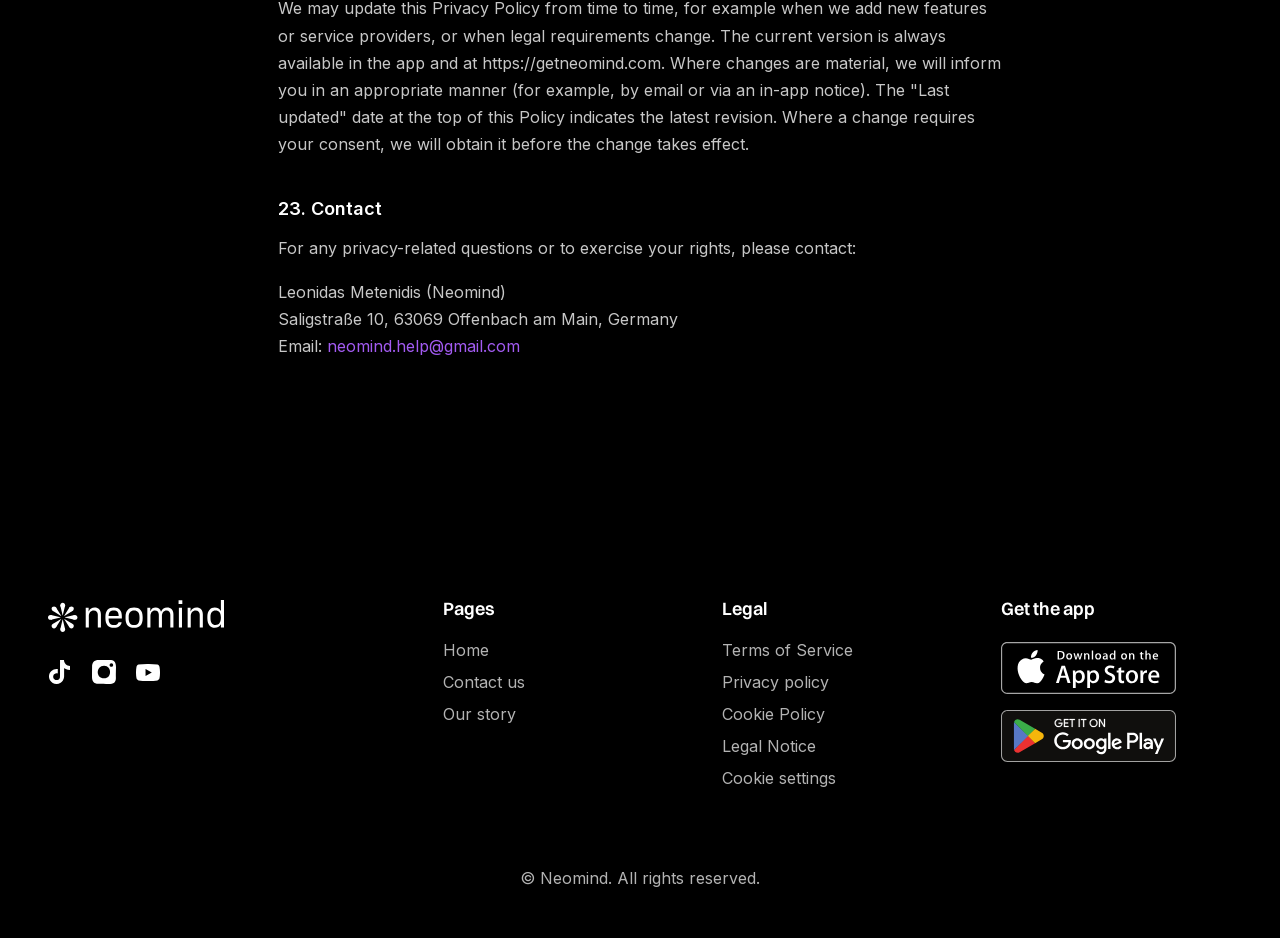
<file: privacy/index.html>
<!DOCTYPE html>
<html lang="en">
<head>
  <meta charset="UTF-8">
  <meta name="viewport" content="width=device-width, initial-scale=1.0">
  <title data-i18n="title_privacy">Privacy Policy · Neomind</title>
  <link rel="icon" type="image/png" href="../assets/icons/special/neomind_app_watermark_icon.png">
  <link rel="preload" href="../assets/fonts/woff2/Inter-var.woff2" as="font" type="font/woff2" crossorigin>
  <link rel="stylesheet" href="../assets/css/styles.css">
</head>
<body>
  <!-- Header, footer, download modal and QR widget are injected by
       assets/js/layout.js — see index.html. -->
  <main class="legal">
    <h1 class="headline legal__headline" data-i18n="privacy_headline">Privacy Policy</h1>
    <!-- Body is rendered from assets/js/legal-data.js by renderLegal() in main.js. -->
    <div class="legal__doc" data-legal="privacy"></div>
  </main>

  <script src="../assets/js/layout.js"></script>
  <script src="../assets/js/config.js"></script>
  <script src="../assets/js/legal-data.js"></script>
  <script src="../assets/js/main.js"></script>
  <script src="../assets/js/cookie-consent.js"></script>
</body>
</html>
</file>
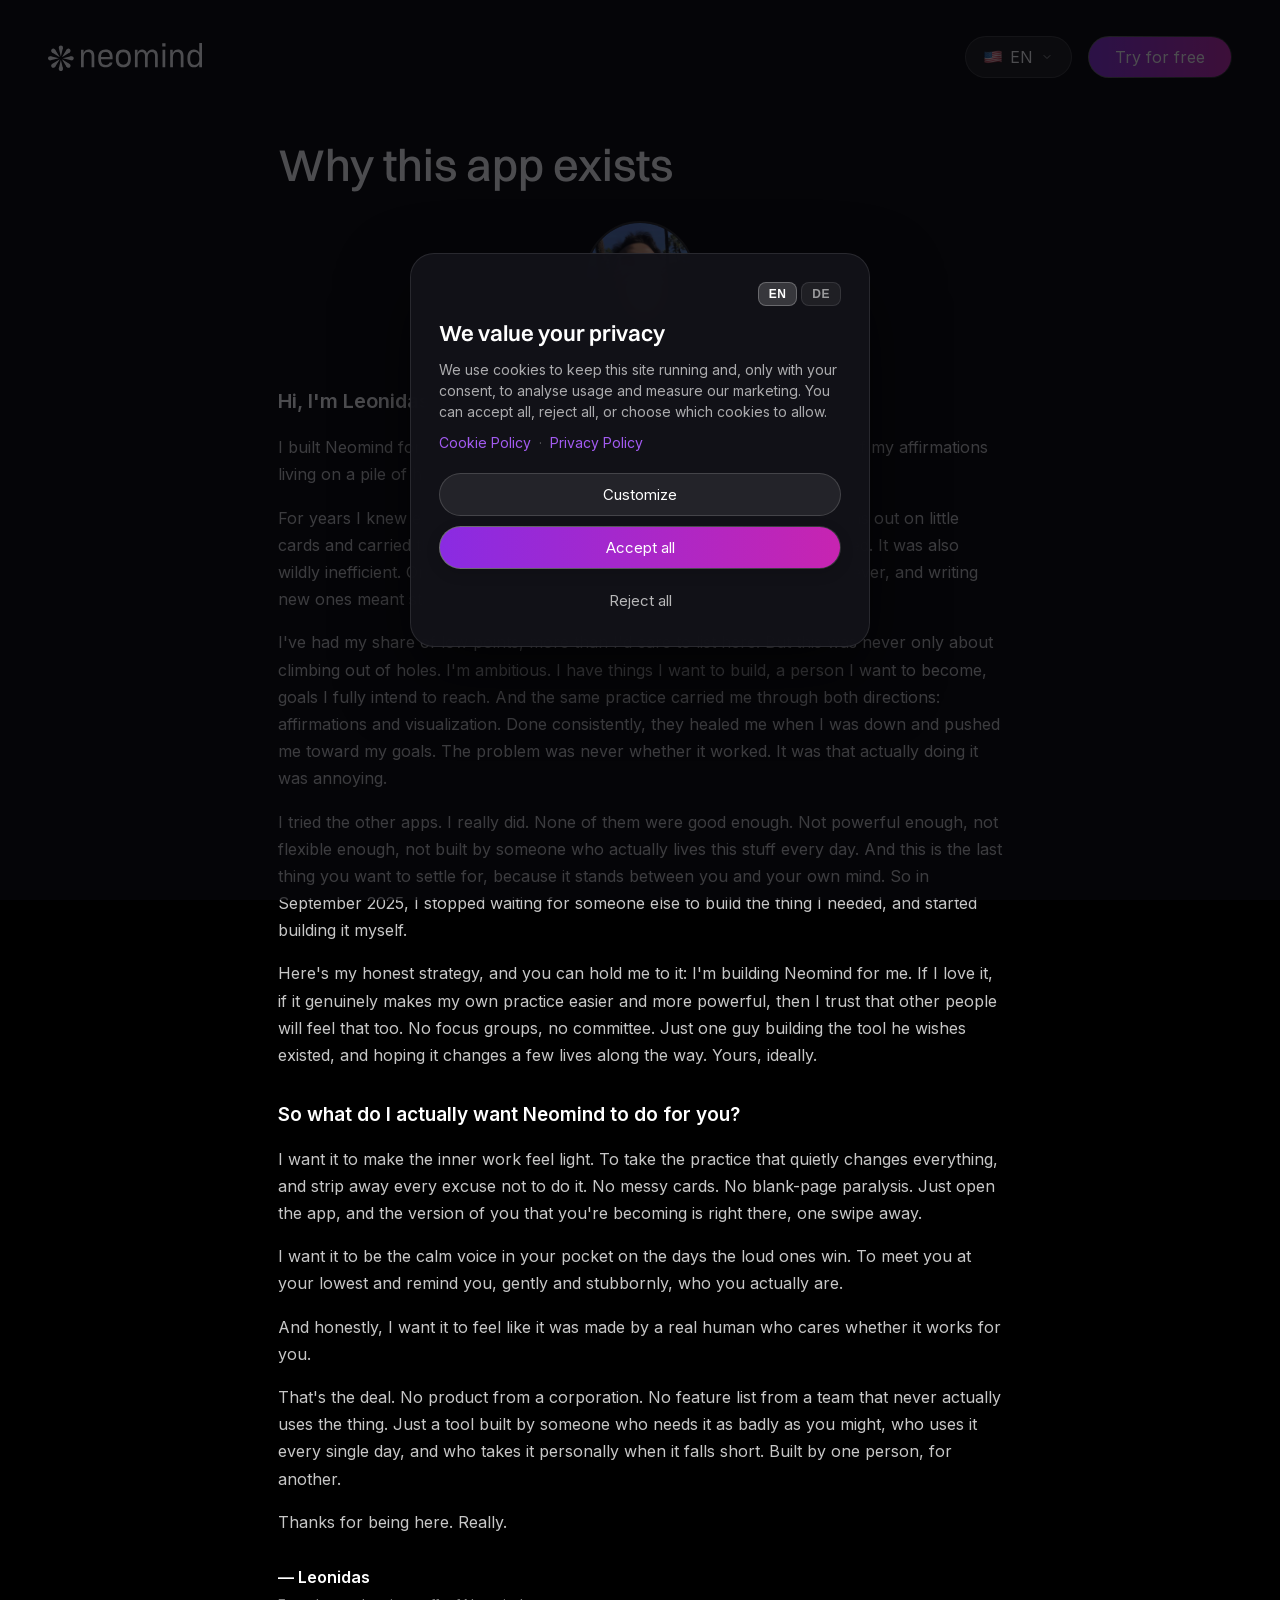
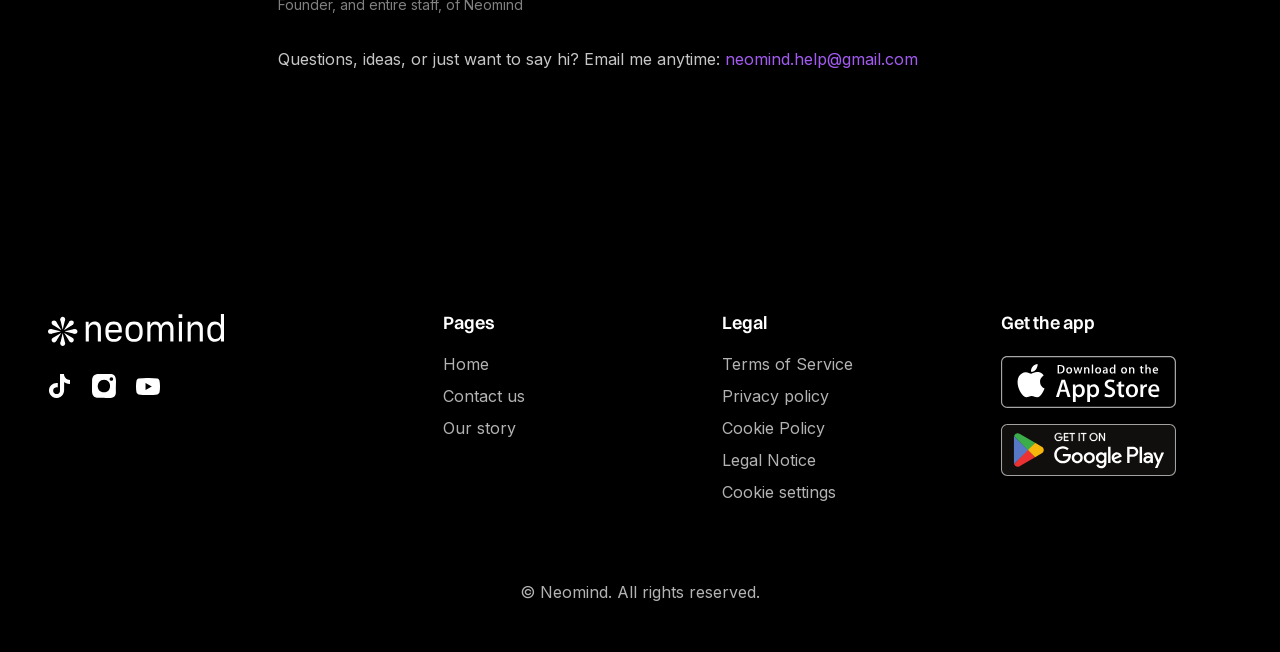
<file: story/index.html>
<!DOCTYPE html>
<html lang="en">
<head>
  <meta charset="UTF-8">
  <meta name="viewport" content="width=device-width, initial-scale=1.0">
  <title data-i18n="title_about">Our story · Neomind</title>
  <link rel="icon" type="image/png" href="../assets/icons/special/neomind_app_watermark_icon.png">
  <link rel="preload" href="../assets/fonts/woff2/Inter-var.woff2" as="font" type="font/woff2" crossorigin>
  <link rel="stylesheet" href="../assets/css/styles.css">
</head>
<body>
  <!-- Header, footer, download modal and QR widget are injected by
       assets/js/layout.js — see index.html. -->
  <main class="legal about">
    <h1 class="headline legal__headline" data-i18n="about_headline">Why this app exists</h1>

    <!-- Founder portrait: small circle, matching the in-app founder letter. -->
    <figure class="about__portrait">
      <img class="about__avatar" src="../assets/images/founder.webp" alt="Leonidas, founder of Neomind" width="110" height="110">
      <figcaption class="about__caption" data-i18n="about_caption">Leonidas, founder of Neomind</figcaption>
    </figure>

    <p class="legal__text about__greeting" data-i18n="about_greeting">Hi, I'm Leonidas.</p>

    <p class="legal__text" data-i18n="about_p1">I built Neomind for one stubborn, slightly embarrassing reason: I was tired of my affirmations living on a pile of handwritten cards.</p>

    <p class="legal__text" data-i18n="about_p2">For years I knew exactly what I had to do to grow. So I wrote my affirmations out on little cards and carried them around like a tiny, chaotic deck of self-help. It worked. It was also wildly inefficient. Organizing them was a mess, finding the right one took forever, and writing new ones meant starting from a blank card and a blank brain.</p>

    <p class="legal__text" data-i18n="about_p3">I've had my share of low points, more than I'd care to list here. But this was never only about climbing out of holes. I'm ambitious. I have things I want to build, a person I want to become, goals I fully intend to reach. And the same practice carried me through both directions: affirmations and visualization. Done consistently, they healed me when I was down and pushed me toward my goals. The problem was never whether it worked. It was that actually doing it was annoying.</p>

    <p class="legal__text" data-i18n="about_p4">I tried the other apps. I really did. None of them were good enough. Not powerful enough, not flexible enough, not built by someone who actually lives this stuff every day. And this is the last thing you want to settle for, because it stands between you and your own mind. So in September 2025, I stopped waiting for someone else to build the thing I needed, and started building it myself.</p>

    <p class="legal__text" data-i18n="about_p5">Here's my honest strategy, and you can hold me to it: I'm building Neomind for me. If I love it, if it genuinely makes my own practice easier and more powerful, then I trust that other people will feel that too. No focus groups, no committee. Just one guy building the tool he wishes existed, and hoping it changes a few lives along the way. Yours, ideally.</p>

    <p class="about__question" data-i18n="about_question">So what do I actually want Neomind to do for you?</p>

    <p class="legal__text" data-i18n="about_p6">I want it to make the inner work feel light. To take the practice that quietly changes everything, and strip away every excuse not to do it. No messy cards. No blank-page paralysis. Just open the app, and the version of you that you're becoming is right there, one swipe away.</p>

    <p class="legal__text" data-i18n="about_p7">I want it to be the calm voice in your pocket on the days the loud ones win. To meet you at your lowest and remind you, gently and stubbornly, who you actually are.</p>

    <p class="legal__text" data-i18n="about_p8">And honestly, I want it to feel like it was made by a real human who cares whether it works for you.</p>

    <p class="legal__text" data-i18n="about_p9">That's the deal. No product from a corporation. No feature list from a team that never actually uses the thing. Just a tool built by someone who needs it as badly as you might, who uses it every single day, and who takes it personally when it falls short. Built by one person, for another.</p>

    <p class="legal__text" data-i18n="about_thanks">Thanks for being here. Really.</p>

    <p class="about__signoff" data-i18n="about_signoff">— Leonidas<br><span class="about__role">Founder, and entire staff, of Neomind</span></p>

    <p class="legal__text about__contact" data-i18n="about_contact">Questions, ideas, or just want to say hi? Email me anytime: <a href="mailto:neomind.help@gmail.com">neomind.help@gmail.com</a></p>
  </main>

  <script src="../assets/js/layout.js"></script>
  <script src="../assets/js/config.js"></script>
  <script src="../assets/js/main.js"></script>
  <script src="../assets/js/cookie-consent.js"></script>
</body>
</html>
</file>
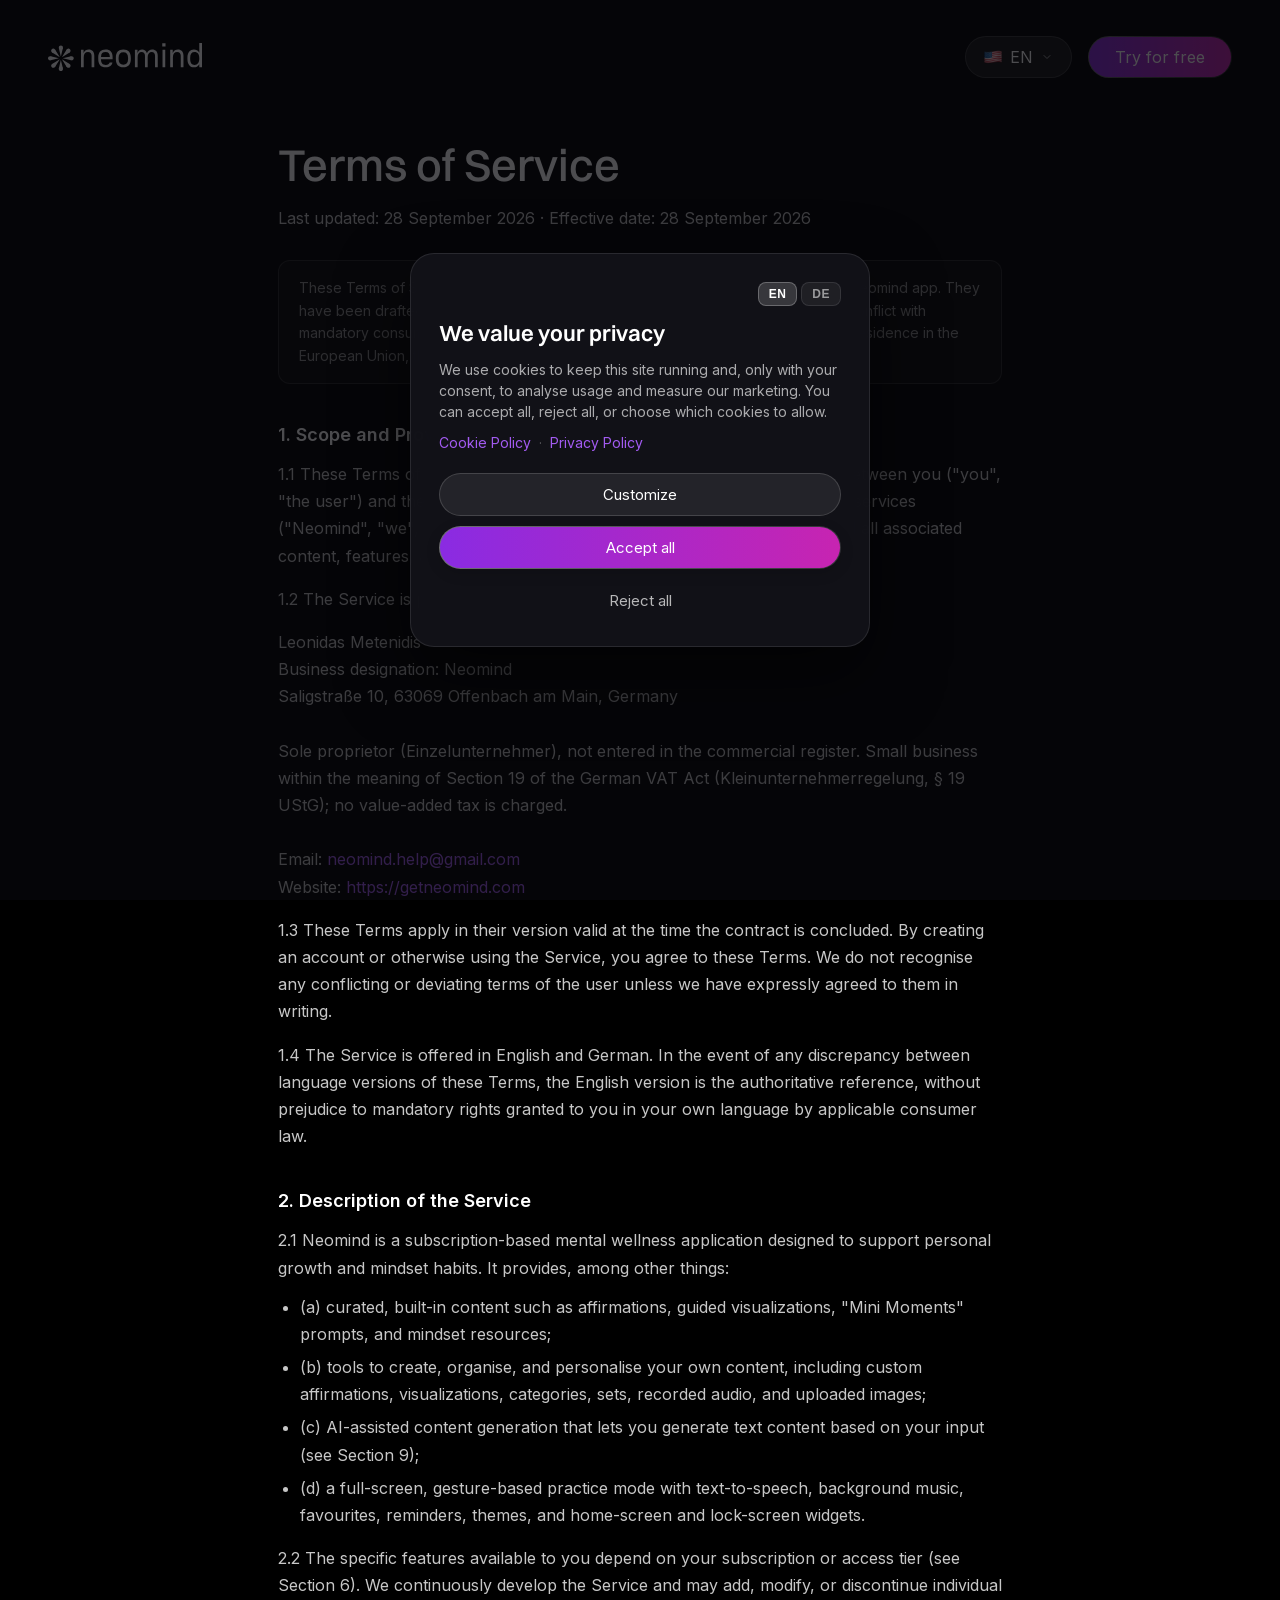
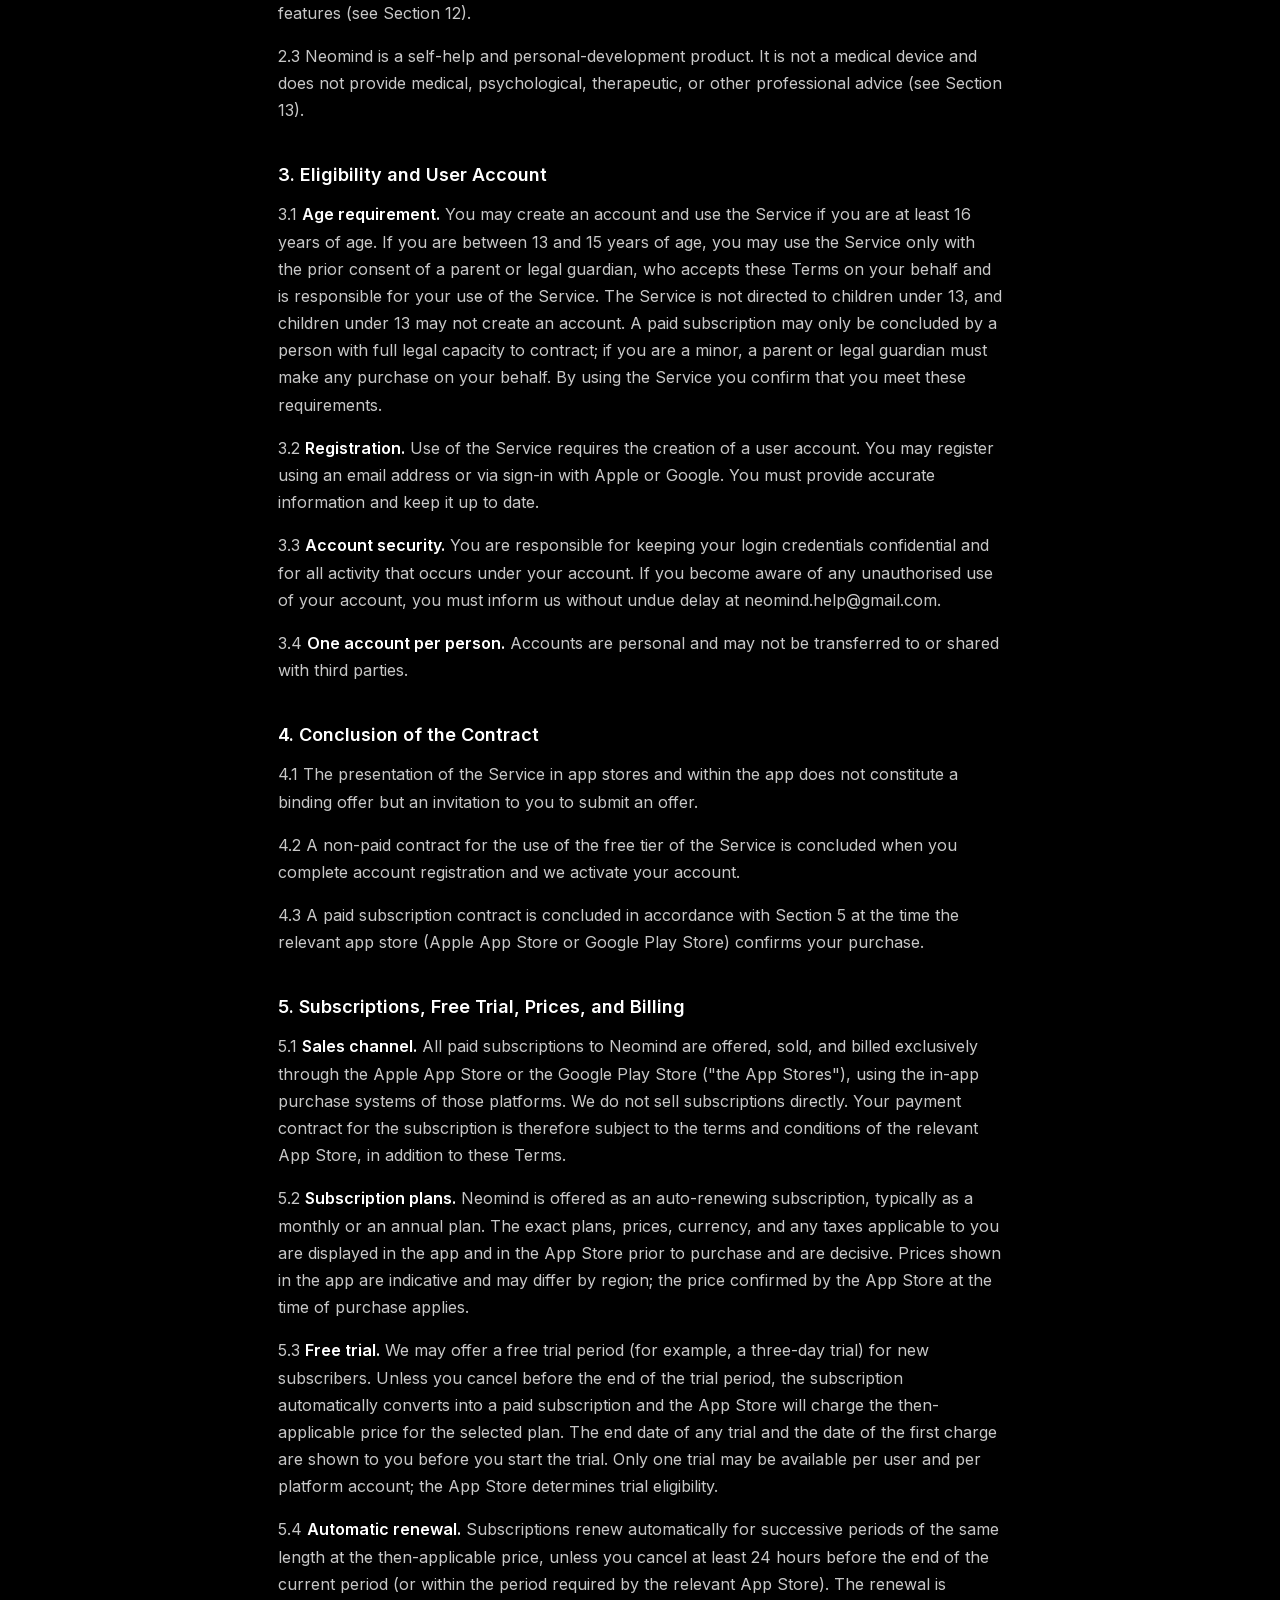
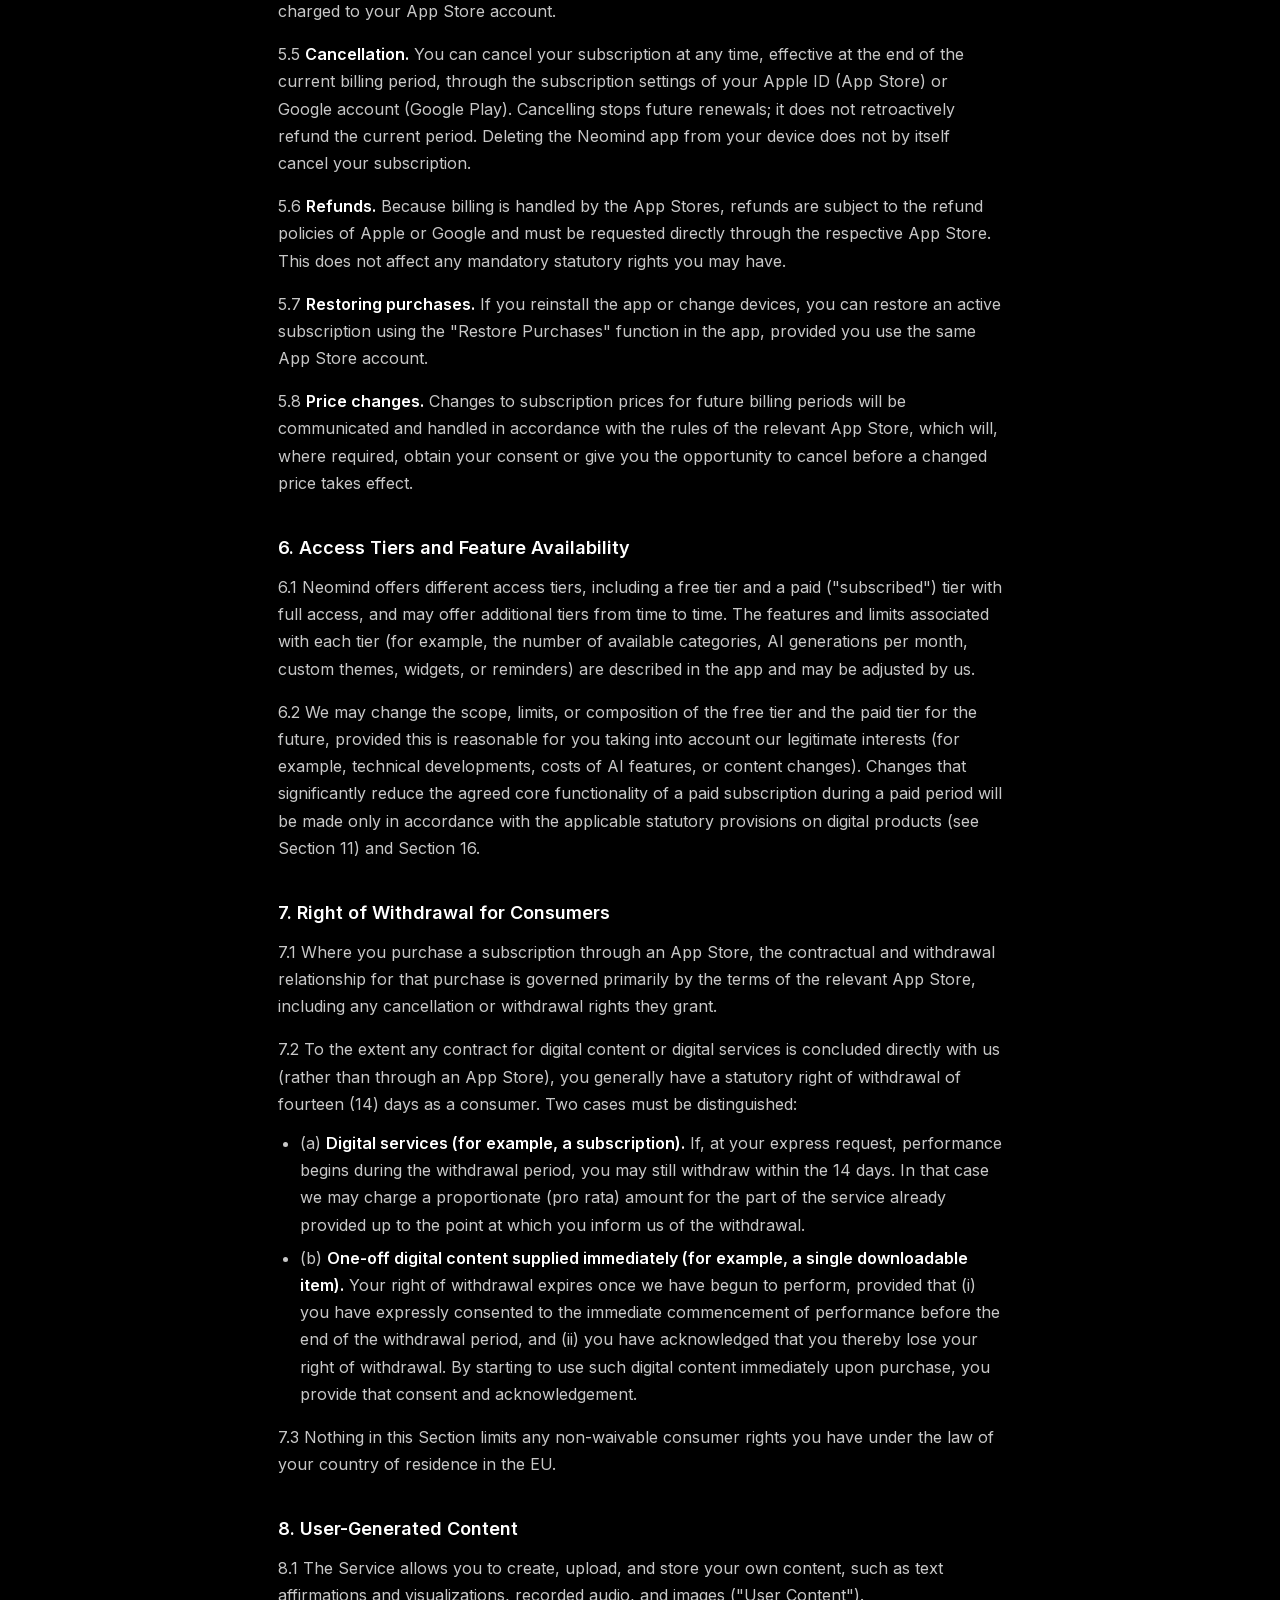
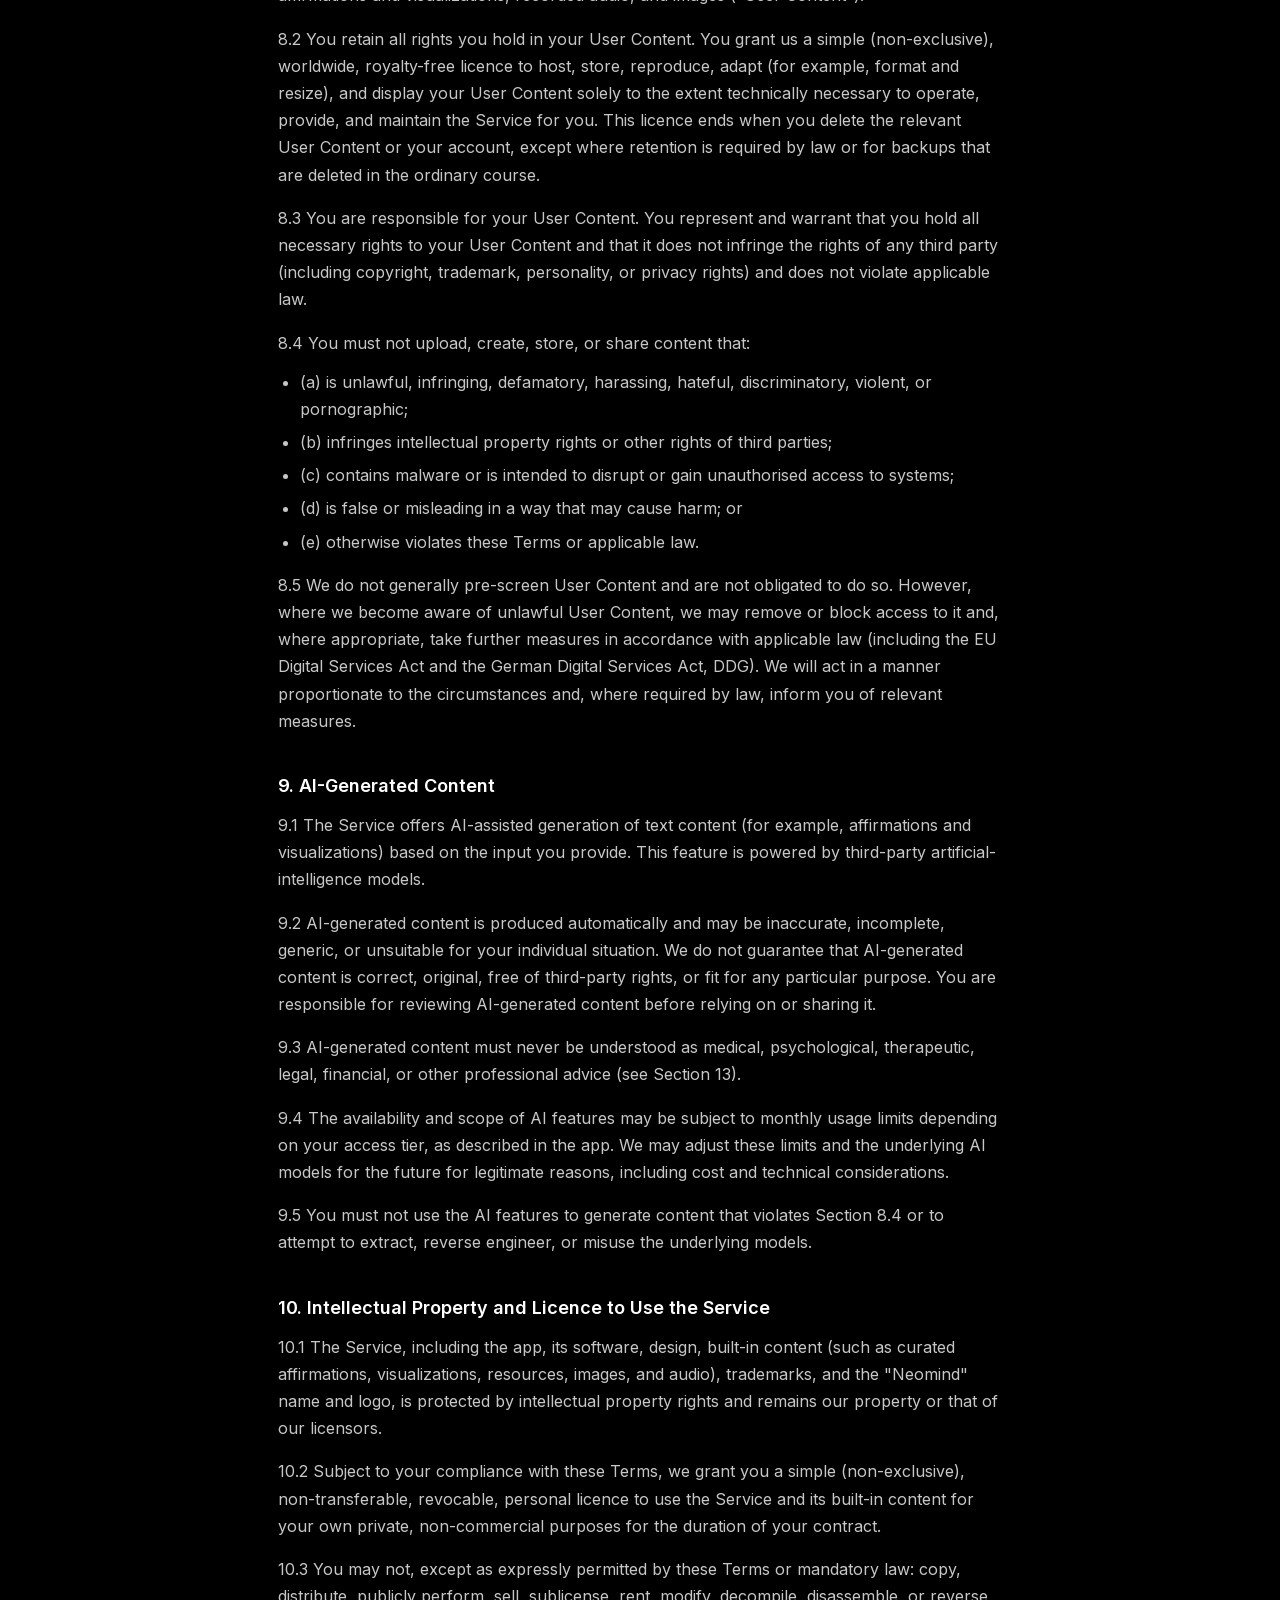
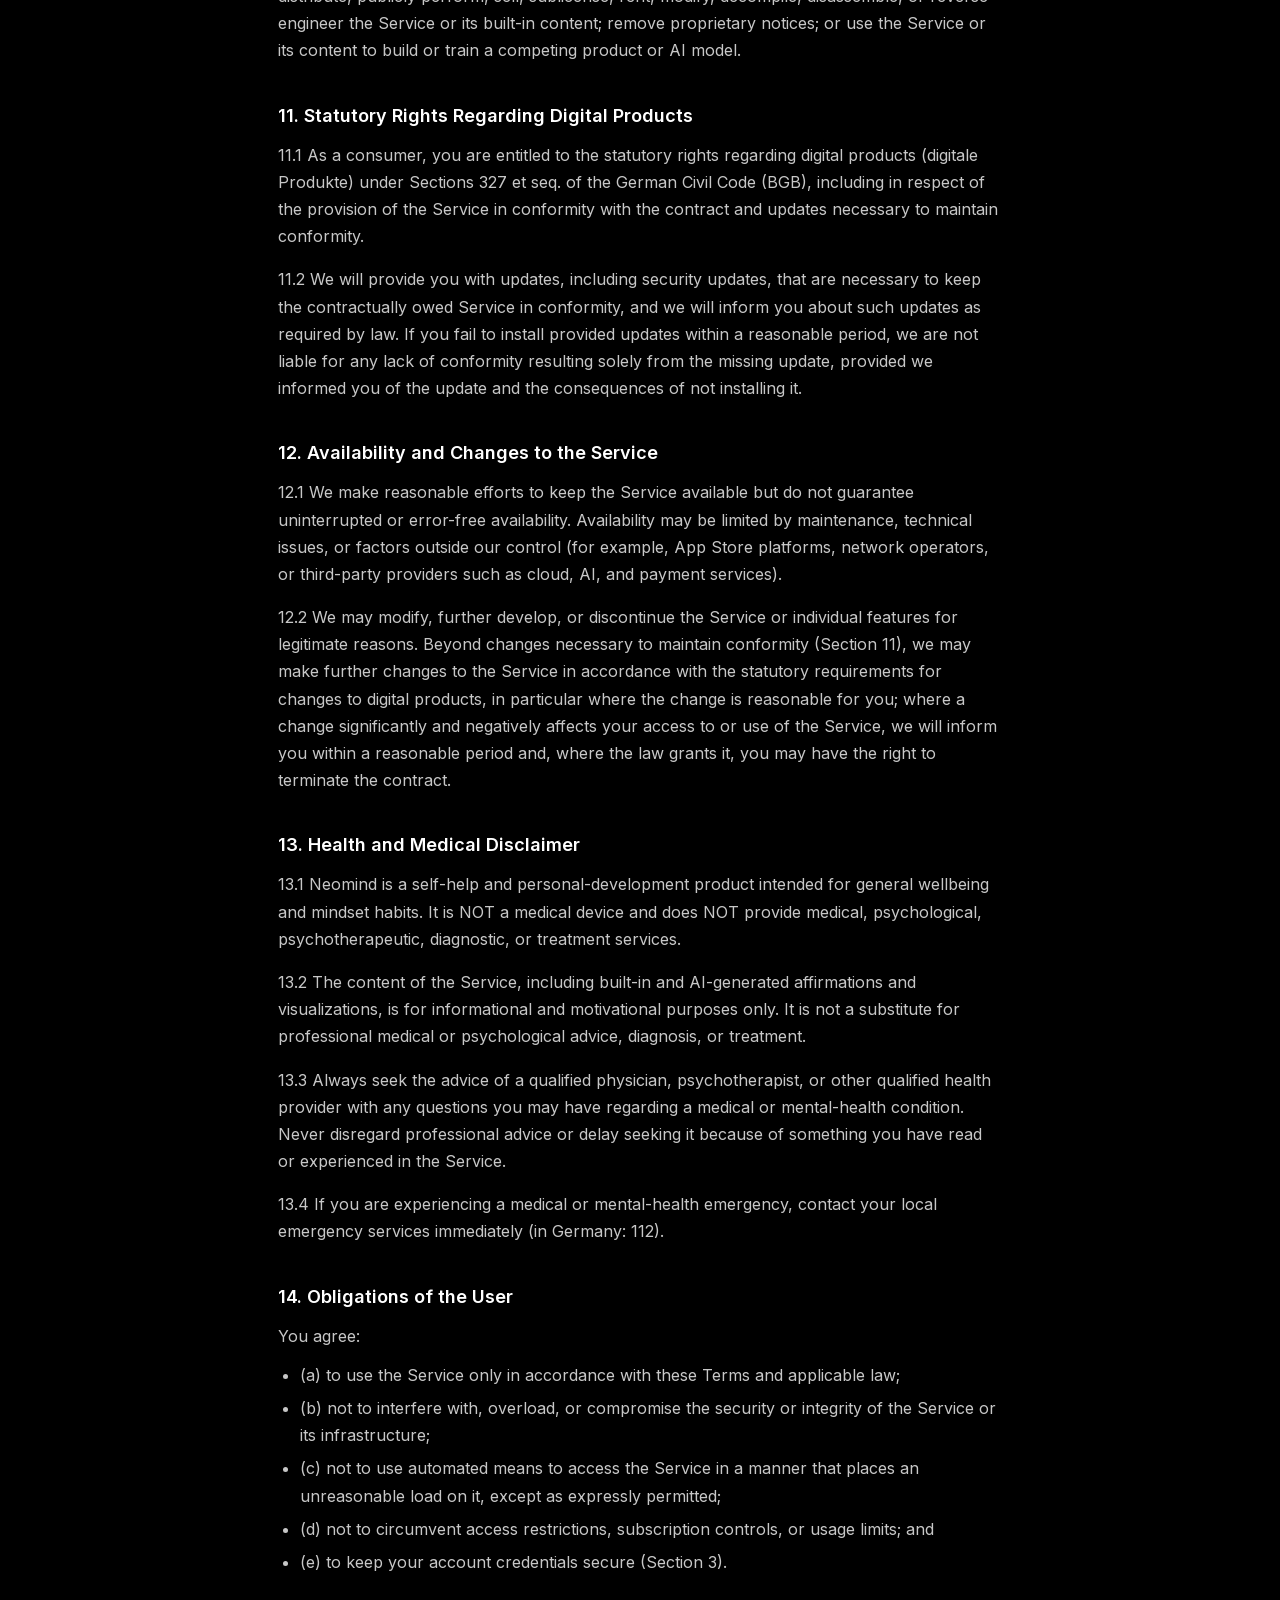
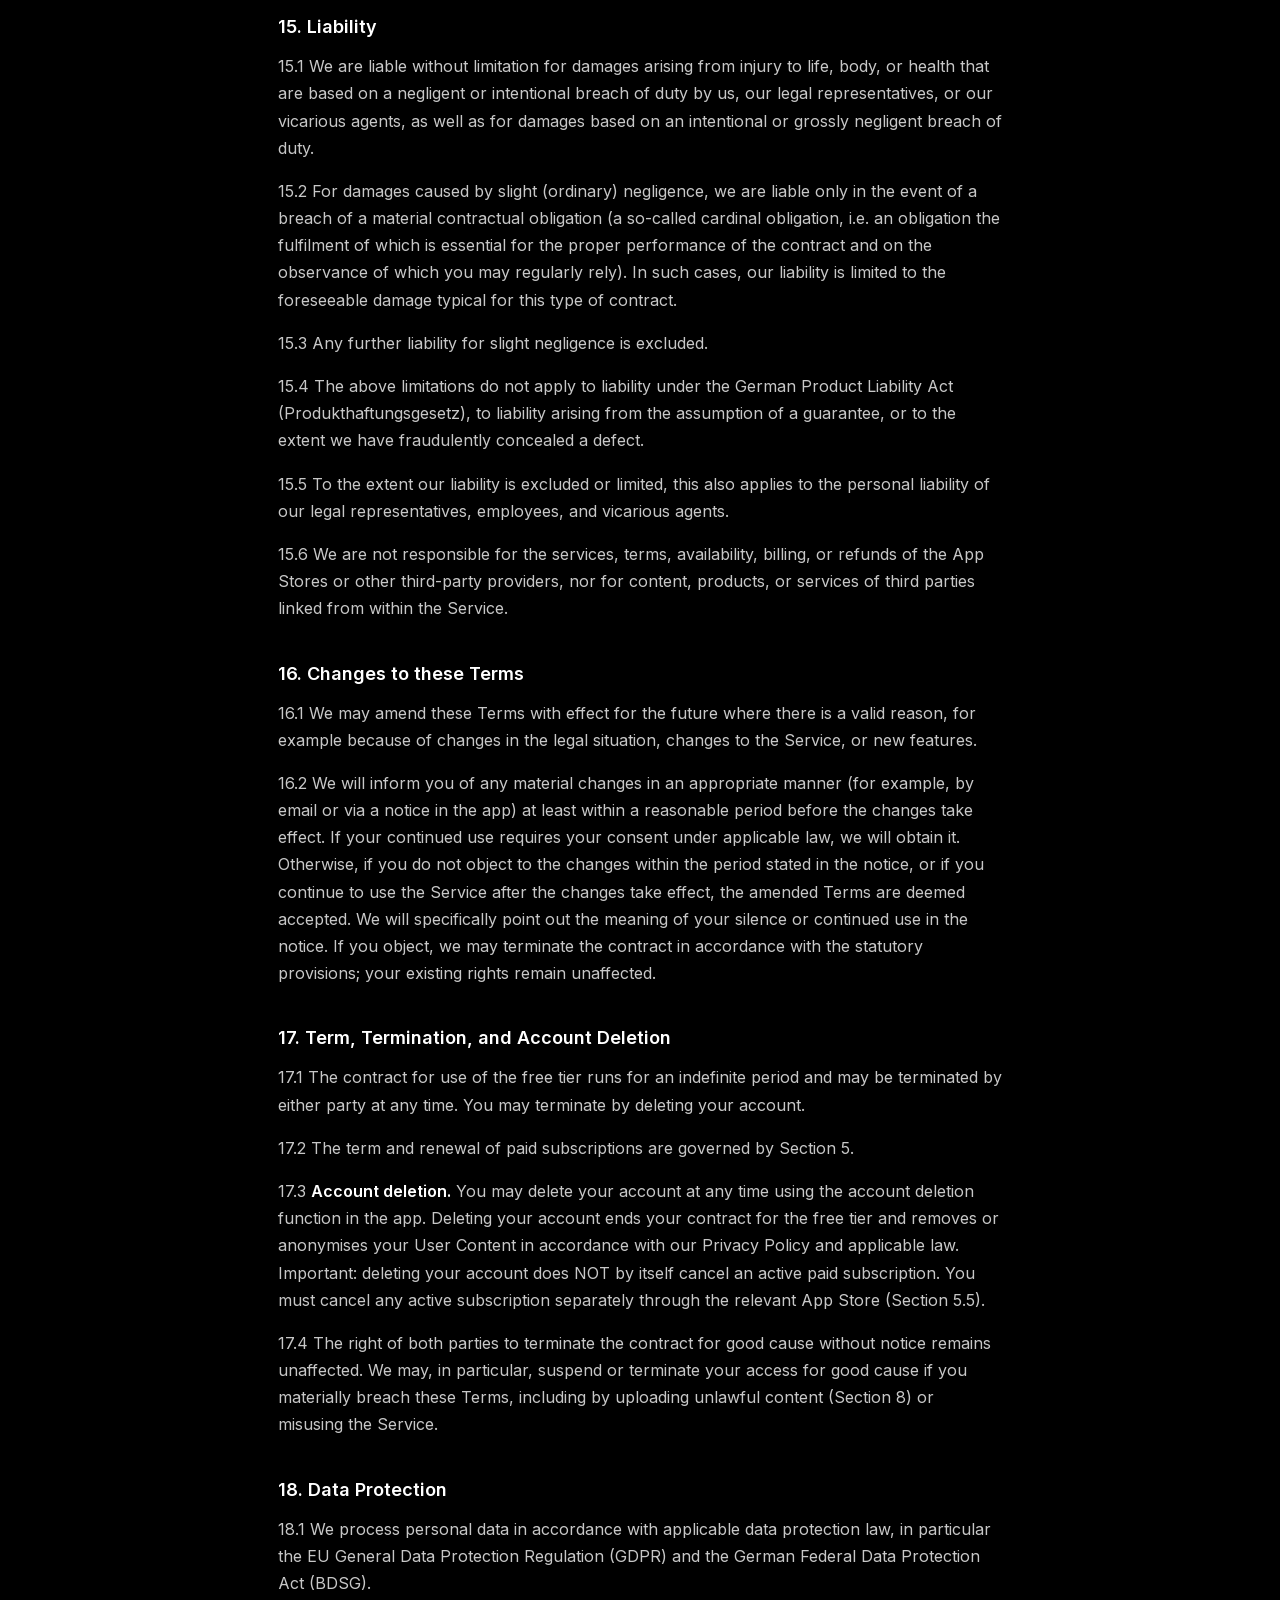
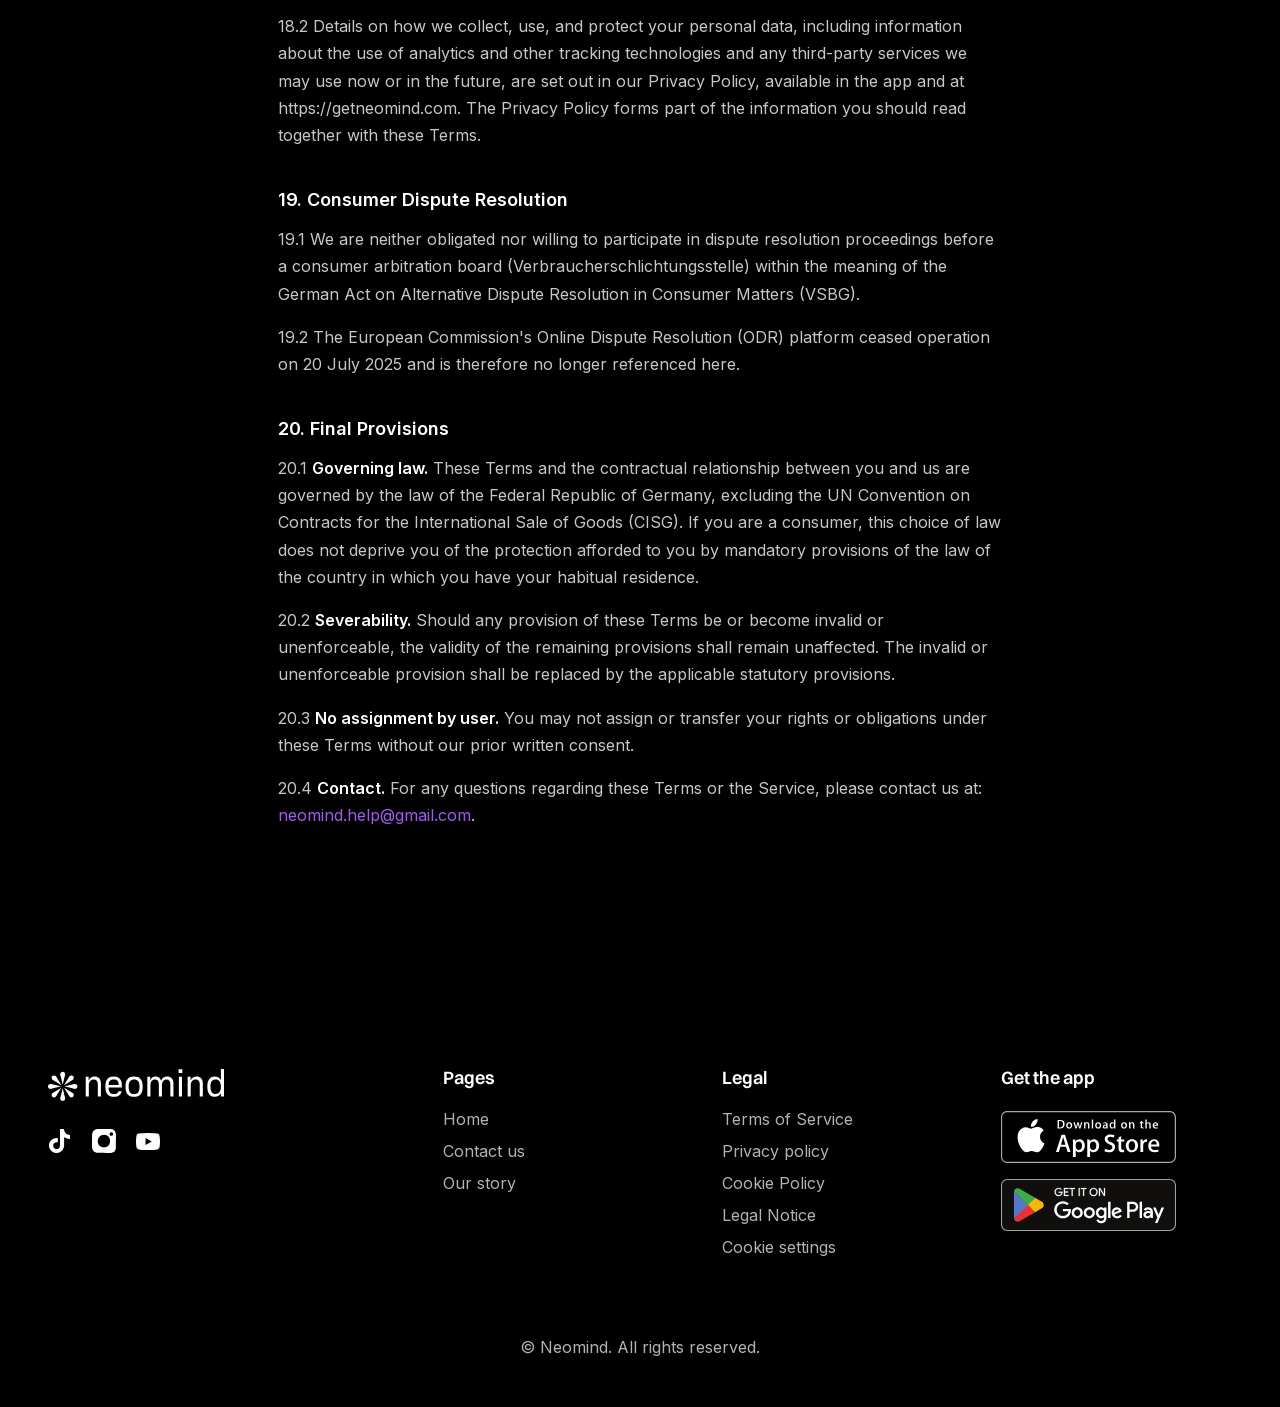
<file: terms/index.html>
<!DOCTYPE html>
<html lang="en">
<head>
  <meta charset="UTF-8">
  <meta name="viewport" content="width=device-width, initial-scale=1.0">
  <title data-i18n="title_terms">Terms of Service · Neomind</title>
  <link rel="icon" type="image/png" href="../assets/icons/special/neomind_app_watermark_icon.png">
  <link rel="preload" href="../assets/fonts/woff2/Inter-var.woff2" as="font" type="font/woff2" crossorigin>
  <link rel="stylesheet" href="../assets/css/styles.css">
</head>
<body>
  <!-- Header, footer, download modal and QR widget are injected by
       assets/js/layout.js — see index.html. -->
  <main class="legal">
    <h1 class="headline legal__headline" data-i18n="terms_headline">Terms of Service</h1>
    <!-- Body is rendered from assets/js/legal-data.js by renderLegal() in main.js. -->
    <div class="legal__doc" data-legal="terms"></div>
  </main>

  <script src="../assets/js/layout.js"></script>
  <script src="../assets/js/config.js"></script>
  <script src="../assets/js/legal-data.js"></script>
  <script src="../assets/js/main.js"></script>
  <script src="../assets/js/cookie-consent.js"></script>
</body>
</html>
</file>
<file: assets/css/styles.css>
/* ==========================================================================
   Fonts
   ========================================================================== */
/* Inter (body) self-hosted as a single variable font, latin subset. */
@font-face {
  font-family: 'Inter';
  src: url('../fonts/woff2/Inter-var.woff2') format('woff2');
  font-weight: 100 900;
  font-style: normal;
  font-display: swap;
}

/* Switzer (headlines) self-hosted as WOFF2. */
@font-face {
  font-family: 'Switzer';
  src: url('../fonts/woff2/Switzer-Thin.woff2') format('woff2');
  font-weight: 100;
  font-style: normal;
  font-display: swap;
}
@font-face {
  font-family: 'Switzer';
  src: url('../fonts/woff2/Switzer-Extralight.woff2') format('woff2');
  font-weight: 200;
  font-style: normal;
  font-display: swap;
}
@font-face {
  font-family: 'Switzer';
  src: url('../fonts/woff2/Switzer-Light.woff2') format('woff2');
  font-weight: 300;
  font-style: normal;
  font-display: swap;
}
@font-face {
  font-family: 'Switzer';
  src: url('../fonts/woff2/Switzer-Regular.woff2') format('woff2');
  font-weight: 400;
  font-style: normal;
  font-display: swap;
}
@font-face {
  font-family: 'Switzer';
  src: url('../fonts/woff2/Switzer-Medium.woff2') format('woff2');
  font-weight: 500;
  font-style: normal;
  font-display: swap;
}
@font-face {
  font-family: 'Switzer';
  src: url('../fonts/woff2/Switzer-Semibold.woff2') format('woff2');
  font-weight: 600;
  font-style: normal;
  font-display: swap;
}
@font-face {
  font-family: 'Switzer';
  src: url('../fonts/woff2/Switzer-Bold.woff2') format('woff2');
  font-weight: 700;
  font-style: normal;
  font-display: swap;
}
@font-face {
  font-family: 'Switzer';
  src: url('../fonts/woff2/Switzer-Extrabold.woff2') format('woff2');
  font-weight: 800;
  font-style: normal;
  font-display: swap;
}
@font-face {
  font-family: 'Switzer';
  src: url('../fonts/woff2/Switzer-Black.woff2') format('woff2');
  font-weight: 900;
  font-style: normal;
  font-display: swap;
}

/* ==========================================================================
   Base
   ========================================================================== */
* {
  box-sizing: border-box;
}

html {
  overflow-x: hidden;
}

body {
  position: relative;
  margin: 0;
  background-color: #000000;
  font-family: 'Inter', sans-serif;
  overflow-x: hidden;
}

/* ==========================================================================
   Header
   ========================================================================== */
.header {
  position: fixed;
  top: 0;
  left: 0;
  right: 0;
  z-index: 100;
  display: flex;
  align-items: center;
  justify-content: space-between;
  padding: 36px max(48px, calc((100% - 1280px) / 2)) 24px;
  background: linear-gradient(180deg, rgba(0, 0, 0, 0.7) 0%, rgba(0, 0, 0, 0) 100%);
}

.header__logo img {
  height: 28px;
  width: auto;
  display: block;
  filter: drop-shadow(0 2px 8px rgba(0, 0, 0, 0.45));
}

.header__actions {
  display: flex;
  align-items: center;
  gap: 16px;
}

/* Language switch */
.lang-switch {
  position: relative;
}

.lang-switch__toggle {
  display: flex;
  align-items: center;
  gap: 8px;
  padding: 10px 18px;
  border: 1px solid rgba(255, 255, 255, 0.15);
  border-radius: 999px;
  background: rgba(255, 255, 255, 0.08);
  backdrop-filter: blur(6px);
  -webkit-backdrop-filter: blur(6px);
  color: #FFFFFF;
  font-family: 'Inter', sans-serif;
  font-size: 16px;
  font-weight: 400;
  cursor: pointer;
  box-shadow: 0 4px 14px rgba(0, 0, 0, 0.15);
}

.lang-switch__flag {
  width: 18px;
  height: 18px;
  border-radius: 3px;
  object-fit: cover;
  display: block;
  flex-shrink: 0;
}

.lang-switch__chevron {
  flex-shrink: 0;
  opacity: 0.6;
  transition: transform 0.2s ease;
}

.lang-switch.is-open .lang-switch__chevron {
  transform: rotate(180deg);
}

/* Language dropdown menu */
.lang-menu {
  position: absolute;
  top: calc(100% + 10px);
  right: 0;
  min-width: 220px;
  padding: 8px;
  border: 1px solid rgba(255, 255, 255, 0.1);
  border-radius: 20px;
  background: rgba(18, 18, 24, 0.9);
  backdrop-filter: blur(20px);
  -webkit-backdrop-filter: blur(20px);
  box-shadow: 0 20px 50px rgba(0, 0, 0, 0.5);
  opacity: 0;
  visibility: hidden;
  transform: translateY(-8px);
  transition: opacity 0.18s ease, transform 0.18s ease, visibility 0.18s;
  z-index: 200;
}

.lang-switch.is-open .lang-menu {
  opacity: 1;
  visibility: visible;
  transform: translateY(0);
}

.lang-menu__item {
  display: flex;
  align-items: center;
  gap: 12px;
  width: 100%;
  padding: 12px 14px;
  border: none;
  border-radius: 12px;
  background: transparent;
  color: #FFFFFF;
  font-family: 'Inter', sans-serif;
  font-size: 16px;
  font-weight: 400;
  text-align: left;
  cursor: pointer;
  transition: background 0.15s ease;
}

.lang-menu__item:hover {
  background: rgba(255, 255, 255, 0.06);
}

.lang-menu__item.is-active {
  background: rgba(138, 43, 226, 0.18);
}

.lang-menu__flag {
  width: 18px;
  height: 18px;
  border-radius: 3px;
  object-fit: cover;
  display: block;
  flex-shrink: 0;
}

.lang-menu__name {
  flex: 1;
}

.lang-menu__check {
  flex-shrink: 0;
  color: #A35BF2;
  opacity: 0;
}

.lang-menu__item.is-active .lang-menu__check {
  opacity: 1;
}

/* Try for free button */
.btn-try {
  padding: 10px 26px;
  border: 1px solid transparent;
  border-radius: 999px;
  background: linear-gradient(90deg, #8A2BE2 0%, #C724B1 100%) padding-box,
              linear-gradient(90deg, rgba(255, 255, 255, 0.4), rgba(255, 255, 255, 0.15)) border-box;
  color: #FFFFFF;
  font-family: 'Inter', sans-serif;
  font-size: 16px;
  font-weight: 400;
  cursor: pointer;
  box-shadow: 0 4px 14px rgba(0, 0, 0, 0.15);
}

/* ==========================================================================
   Hero
   ========================================================================== */
.hero {
  position: relative;
  z-index: 1;
  max-width: 1280px;
  margin: 0 auto;
  padding: 140px 48px 80px;
  text-align: center;
}

.hero__eyebrow {
  display: inline-flex;
  align-items: center;
  gap: 6px;
  margin: 0 0 24px;
  padding: 6px 14px;
  border-radius: 999px;
  border: 1px solid rgba(255, 255, 255, 0.15);
  background: rgba(255, 255, 255, 0.08);
  font-family: 'Inter', sans-serif;
  font-weight: 500;
  font-size: 13px;
  line-height: 1;
  color: #FFFFFF;
}

.hero__eyebrow-icon {
  flex-shrink: 0;
  color: #FFFFFF;
}

.headline {
  margin: 0;
  font-family: 'Switzer', sans-serif;
  font-weight: 500;
  font-size: clamp(28px, 3.5vw, 48px);
  line-height: 1.1;
  color: #FFFFFF;
}

.hero__headline {
  font-size: 56px;
  line-height: 1.05;
}

.hero__subheadline {
  margin: 24px auto 0;
  max-width: 720px;
  font-family: 'Inter', sans-serif;
  font-weight: 400;
  font-size: 16px;
  line-height: 1.5;
  color: #FFFFFF;
  opacity: 0.7;
}

.hero__badges {
  display: flex;
  align-items: center;
  justify-content: center;
  gap: 16px;
  margin-top: 36px;
}

.hero__badge img {
  height: 52px;
  width: auto;
  display: block;
}

.bg-glows {
  position: absolute;
  top: 0;
  left: 0;
  right: 0;
  height: 100vh;
  z-index: 0;
  pointer-events: none;
}

.hero__glow {
  position: absolute;
  top: calc(50% + 200px);
  left: 50%;
  width: 700px;
  height: 700px;
  border-radius: 50%;
  opacity: 0.25;
  filter: blur(90px);
}

.hero__glow--2 {
  background-color: #8D02F1;
  transform: translate(-50%, -50%);
}

/* Smaller accent glow behind the Features and FAQ headlines */
.section-glow {
  position: absolute;
  top: 0;
  left: 50%;
  transform: translateX(-50%);
  width: 400px;
  height: 400px;
  border-radius: 50%;
  background-color: #7207EA;
  filter: blur(80px);
  opacity: 0.2;
  z-index: -1;
  pointer-events: none;
}

.hero__image {
  width: 552px;
  max-width: 50%;
  height: auto;
  display: block;
  margin: 64px auto 0;
  filter: drop-shadow(0 30px 60px rgba(0, 0, 0, 0.5));
}

/* ==========================================================================
   Problem
   ========================================================================== */
.problem {
  position: relative;
  z-index: 1;
  max-width: 1280px;
  margin: 0 auto;
  padding: 80px 48px;
}

.problem__card {
  position: relative;
  border-radius: 32px;
  overflow: hidden;
}

.problem__image {
  display: block;
  width: 100%;
  height: auto;
  transform: scale(1.3) translateX(10%);
  transform-origin: center;
}

.problem__content {
  position: absolute;
  top: 0;
  left: 0;
  bottom: 0;
  display: flex;
  flex-direction: column;
  justify-content: flex-start;
  max-width: 50%;
  padding: clamp(32px, 5%, 72px);
}

.problem__eyebrow {
  align-self: flex-start;
}

.problem__text {
  margin: 24px 0 0;
  font-family: 'Inter', sans-serif;
  font-weight: 400;
  font-size: clamp(13px, 1.1vw, 16px);
  line-height: 1.5;
  color: #FFFFFF;
  opacity: 0.7;
}

.features {
  position: relative;
  z-index: 1;
  max-width: 1280px;
  margin: 0 auto;
  padding: 40px 48px 80px;
  text-align: center;
}

.features__headline {
  width: 60%;
  margin-left: auto;
  margin-right: auto;
  line-height: 1.2;
}

.features__grid {
  display: grid;
  grid-template-columns: repeat(2, 1fr);
  gap: 40px;
  max-width: 960px;
  margin: 48px auto 0;
  text-align: left;
}

.feature-card {
  display: flex;
  flex-direction: column;
  padding: clamp(20px, 2vw, 32px);
  border-radius: 24px;
  background: rgba(255, 255, 255, 0.05);
}

.feature-card__title {
  margin: 0;
  font-family: 'Switzer', sans-serif;
  font-weight: 400;
  font-size: 30px;
  line-height: 1.15;
  color: #FFFFFF;
}

.feature-card__text {
  margin: 16px 0 0;
  font-family: 'Inter', sans-serif;
  font-weight: 400;
  font-size: 16px;
  line-height: 1.5;
  color: #FFFFFF;
  opacity: 0.7;
}

.feature-card__image {
  display: block;
  width: calc(100% + 2 * clamp(20px, 2vw, 32px));
  height: auto;
  margin-top: auto;
  padding-top: 24px;
  margin-right: calc(-1 * clamp(20px, 2vw, 32px));
  margin-bottom: calc(-1 * clamp(20px, 2vw, 32px));
  margin-left: calc(-1 * clamp(20px, 2vw, 32px));
  border-bottom-left-radius: 24px;
  border-bottom-right-radius: 24px;
}

/* Center a lone card left over on the last row of the 2-column grid. */
.feature-card:last-child:nth-child(odd) {
  grid-column: 1 / -1;
  width: calc((100% - 40px) / 2);
  margin-inline: auto;
}

/* ==========================================================================
   FAQ
   ========================================================================== */
.faq {
  position: relative;
  z-index: 1;
  max-width: 1280px;
  margin: 0 auto;
  padding: 40px 48px 80px;
  text-align: center;
}

.faq__eyebrow {
  margin-bottom: 24px;
}

.faq__headline {
  line-height: 1.2;
}

.faq__list {
  max-width: 820px;
  margin: 48px auto 0;
  display: flex;
  flex-direction: column;
  gap: 16px;
  text-align: left;
}

.faq__item {
  border: 1px solid rgba(255, 255, 255, 0.1);
  border-radius: 20px;
  background: rgba(255, 255, 255, 0.04);
  overflow: hidden;
  transition: background 0.2s ease, border-color 0.2s ease;
}

.faq__item.is-open {
  background: rgba(255, 255, 255, 0.06);
  border-color: rgba(255, 255, 255, 0.18);
}

.faq__question {
  display: flex;
  align-items: center;
  justify-content: space-between;
  gap: 16px;
  width: 100%;
  padding: 22px 24px;
  border: none;
  background: transparent;
  color: #FFFFFF;
  font-family: 'Switzer', sans-serif;
  font-weight: 500;
  font-size: 18px;
  line-height: 1.3;
  text-align: left;
  cursor: pointer;
}

.faq__chevron {
  flex-shrink: 0;
  opacity: 0.6;
  transition: transform 0.25s ease;
}

.faq__item.is-open .faq__chevron {
  transform: rotate(180deg);
}

/* Collapsible answer — animate the grid row from 0fr to 1fr so the panel
   slides open without needing a fixed height. */
.faq__answer {
  display: grid;
  grid-template-rows: 0fr;
  transition: grid-template-rows 0.3s ease;
}

.faq__item.is-open .faq__answer {
  grid-template-rows: 1fr;
}

.faq__answer > p {
  overflow: hidden;
  margin: 0;
  padding: 0 24px;
  font-family: 'Inter', sans-serif;
  font-weight: 400;
  font-size: 16px;
  line-height: 1.55;
  color: #FFFFFF;
  opacity: 0.7;
}

.faq__item.is-open .faq__answer > p {
  padding-bottom: 24px;
}

/* ==========================================================================
   CTA
   ========================================================================== */
.cta {
  position: relative;
  z-index: 1;
  margin-top: 80px;
}

.cta__image {
  display: block;
  width: 100%;
  height: 700px;
  object-fit: cover;
  opacity: 0.75;
}

.cta__content {
  position: absolute;
  top: 50%;
  left: 50%;
  transform: translate(-50%, -50%);
  display: flex;
  flex-direction: column;
  align-items: center;
  text-align: center;
}

.cta__headline {
  width: 50vw;
  font-size: 56px;
  line-height: 1.05;
}

.cta__subheadline {
  margin: 24px auto 0;
  max-width: 560px;
  font-family: 'Inter', sans-serif;
  font-weight: 400;
  font-size: 16px;
  line-height: 1.5;
  color: #FFFFFF;
  opacity: 0.7;
}

/* ==========================================================================
   Footer
   ========================================================================== */
.footer {
  position: relative;
  z-index: 1;
  max-width: 1280px;
  margin: 0 auto;
  padding: 160px 48px 48px;
}

.footer__inner {
  display: grid;
  grid-template-columns: 1.5fr 1fr 1fr 1fr;
  gap: 48px;
}

.footer__logo img {
  height: 32px;
  width: auto;
  display: block;
}

.footer__socials {
  display: flex;
  align-items: center;
  gap: 20px;
  margin-top: 28px;
}

.footer__social {
  display: inline-flex;
  color: #FFFFFF;
  transition: opacity 0.2s ease;
}

.footer__social:hover {
  opacity: 0.7;
}

.footer__social svg {
  display: block;
}

.footer__col {
  display: flex;
  flex-direction: column;
  align-items: flex-start;
}

.footer__heading {
  margin: 0 0 24px;
  font-family: 'Switzer', sans-serif;
  font-weight: 600;
  font-size: 18px;
  line-height: 1;
  color: #FFFFFF;
}

.footer__link {
  margin-bottom: 16px;
  font-family: 'Inter', sans-serif;
  font-weight: 400;
  font-size: 16px;
  line-height: 1;
  color: #FFFFFF;
  opacity: 0.7;
  text-decoration: none;
}

.footer__link:last-child {
  margin-bottom: 0;
}

.footer__link:hover {
  opacity: 1;
}

.footer__badges {
  display: flex;
  flex-direction: column;
  gap: 16px;
}

.footer__badge img {
  height: 52px;
  width: auto;
  display: block;
}

.footer__copyright {
  margin: 80px 0 0;
  font-family: 'Inter', sans-serif;
  font-weight: 400;
  font-size: 16px;
  line-height: 1.5;
  color: #FFFFFF;
  opacity: 0.7;
  text-align: center;
}

/* ==========================================================================
   Responsive
   ========================================================================== */

/* Tablet */
@media (max-width: 1024px) {
  .hero__headline,
  .cta__headline {
    font-size: clamp(36px, 6vw, 56px);
  }

  .hero__image {
    max-width: 70%;
  }

  .features__headline {
    width: 70%;
  }

}

/* Mobile */
@media (max-width: 768px) {
  /* Ignore hard line breaks in headlines so copy wraps naturally,
     replacing each <br> with a space so words stay separated. */
  .headline br,
  .feature-card__title br {
    content: " ";
  }

  /* Header — keep the logo and language switch on one row. The "Try for
     free" CTA is hidden on mobile to save horizontal space. */
  .header {
    padding: 20px;
    background: linear-gradient(180deg, rgba(0, 0, 0, 0.9) 0%, rgba(0, 0, 0, 0) 100%);
  }

  .header__actions {
    gap: 8px;
  }

  .btn-try {
    display: none;
  }

  .lang-switch__toggle {
    padding: 8px 14px;
    font-size: 15px;
  }

  .lang-switch__flag {
    width: 18px;
    height: 18px;
  }

  /* Hero */
  .hero {
    padding: 120px 20px 60px;
  }

  /* All section eyebrows share .hero__eyebrow (hero, features, FAQ). */
  .hero__eyebrow {
    font-size: 14px;
  }

  .hero__headline {
    font-size: clamp(44px, 10vw, 52px);
    line-height: 1.15;
    overflow-wrap: break-word;
  }

  /* Section headlines sit one step below the hero headline on mobile. */
  .problem .headline,
  .features__headline,
  .faq__headline {
    font-size: clamp(40px, 10vw, 48px);
    line-height: 1.25;
  }

  .hero__subheadline,
  .problem__text {
    font-size: 17px;
  }

  .hero__badges {
    flex-wrap: wrap;
    gap: 12px;
    margin-top: 28px;
  }

  /* Match the footer badges (64px). Covers the CTA section too, which reuses
     .hero__badges. */
  .hero__badge img {
    height: 64px;
  }

  /* Full-bleed hero image — break out of the hero's 20px side padding to span
     the full viewport width. */
  .hero__image {
    width: 100vw;
    max-width: none;
    margin: 48px calc(-50vw + 50%) 0;
  }

  /* Problem — full-bleed, zoomed image shifted right (as on desktop), with the
     copy overlaid on the dark left side. The card keeps its 480px look but is
     free to grow: the image fills it as a background layer and the copy sits in
     flow, so long headlines never clip against a fixed height on narrow phones. */
  .problem {
    padding: 48px 0;
  }

  .problem__card {
    min-height: 480px;
    border-radius: 0;
  }

  .problem__image {
    position: absolute;
    inset: 0;
    height: 100%;
    object-fit: cover;
    transform: none;
  }

  .problem__content {
    position: relative;
    z-index: 1;
    inset: auto;
    max-width: 100%;
    justify-content: flex-start;
    padding: 48px 24px;
    text-align: left;
  }

  /* Features */
  .features {
    padding: 24px 20px 60px;
  }

  .features__headline {
    width: 100%;
  }

  .features__grid {
    grid-template-columns: 1fr;
    gap: 16px;
    margin-top: 36px;
  }

  .feature-card:last-child:nth-child(odd) {
    width: 100%;
    margin-inline: 0;
  }

  .feature-card__title {
    font-size: 28px;
  }

  .feature-card__text {
    font-size: 17px;
  }

  /* FAQ */
  .faq {
    padding: 24px 20px 60px;
  }

  .faq__list {
    margin-top: 36px;
  }

  .faq__question {
    padding: 18px 20px;
    font-size: 17px;
  }

  .faq__answer > p {
    padding: 0 20px;
    font-size: 16px;
  }

  .faq__item.is-open .faq__answer > p {
    padding-bottom: 20px;
  }

  /* CTA */
  .cta {
    margin-top: 60px;
  }

  .cta__image {
    height: 560px;
  }

  .cta__content {
    width: 100%;
    padding: 0 24px;
  }

  .cta__headline {
    width: 100%;
    font-size: clamp(40px, 10vw, 48px);
    line-height: 1.15;
  }

  .cta__subheadline {
    font-size: 17px;
  }

  /* Footer */
  .footer {
    padding: 80px 20px 40px;
  }

  .footer__heading {
    font-size: 19px;
  }

  .footer__link,
  .footer__copyright {
    font-size: 17px;
  }

  .footer__inner {
    grid-template-columns: 1fr;
    gap: 40px;
    justify-items: center;
    text-align: center;
  }

  .footer__brand {
    display: flex;
    flex-direction: column;
    align-items: center;
  }

  .footer__col {
    align-items: center;
  }

  .footer__badges {
    align-items: center;
  }

  .footer__copyright {
    margin: 56px 0 0;
    text-align: center;
  }

  .footer__badge img {
    height: 64px;
  }
}

/* Small phones */
@media (max-width: 400px) {
  .footer__inner {
    grid-template-columns: 1fr;
  }
}


/* QR download widget — fixed bottom-left, frosted glass like the language menu */
.qr-widget {
  position: fixed;
  left: 24px;
  bottom: 24px;
  z-index: 150;
  width: 220px;
  padding: 18px;
  display: flex;
  flex-direction: column;
  align-items: center;
  gap: 14px;
  border: 1px solid rgba(255, 255, 255, 0.15);
  border-radius: 24px;
  background: rgba(255, 255, 255, 0.08);
  backdrop-filter: blur(6px);
  -webkit-backdrop-filter: blur(6px);
  box-shadow: 0 4px 14px rgba(0, 0, 0, 0.15);
  animation: qr-widget-in 0.5s ease both;
}

.qr-widget.is-dismissed {
  display: none;
}

@keyframes qr-widget-in {
  from { opacity: 0; transform: translateY(16px); }
  to { opacity: 1; transform: translateY(0); }
}

.qr-widget__close {
  position: absolute;
  top: 10px;
  right: 10px;
  display: flex;
  align-items: center;
  justify-content: center;
  width: 24px;
  height: 24px;
  padding: 0;
  border: none;
  border-radius: 50%;
  background: rgba(255, 255, 255, 0.08);
  color: rgba(255, 255, 255, 0.7);
  cursor: pointer;
  transition: background 0.15s ease, color 0.15s ease;
}

.qr-widget__close:hover {
  background: rgba(255, 255, 255, 0.16);
  color: #FFFFFF;
}

.qr-widget__eyebrow {
  display: flex;
  align-items: center;
  justify-content: center;
  width: 100%;
  gap: 7px;
  color: #FFFFFF;
  font-family: 'Inter', sans-serif;
  font-size: 14px;
  font-weight: 500;
  letter-spacing: 0.02em;
}

.qr-widget__icon {
  width: 16px;
  height: 16px;
  flex-shrink: 0;
}

.qr-widget__code {
  position: relative;
  width: 100%;
  aspect-ratio: 1;
  padding: 10px;
  border-radius: 14px;
  background: #FFFFFF;
  box-shadow: 0 6px 16px rgba(0, 0, 0, 0.25);
}

.qr-widget__code svg {
  display: block;
  width: 100%;
  height: 100%;
}

.qr-widget__caption {
  margin: 0;
  color: rgba(255, 255, 255, 0.65);
  font-family: 'Inter', sans-serif;
  font-size: 13px;
  line-height: 1.4;
  text-align: center;
}

/* Tuck the widget away on small screens so it never covers content */
@media (max-width: 768px) {
  .qr-widget {
    display: none;
  }
}

/* Download modal */
.modal {
  position: fixed;
  inset: 0;
  z-index: 1000;
  display: flex;
  align-items: center;
  justify-content: center;
  padding: 24px;
  background: rgba(0, 0, 0, 0.6);
  backdrop-filter: blur(8px);
  -webkit-backdrop-filter: blur(8px);
  opacity: 0;
  transition: opacity 0.2s ease;
}

.modal[hidden] {
  display: none;
}

.modal.is-open {
  opacity: 1;
}

.modal__dialog {
  position: relative;
  width: 100%;
  max-width: 440px;
  padding: 44px 40px 36px;
  display: flex;
  flex-direction: column;
  align-items: center;
  text-align: center;
  border: 1px solid rgba(255, 255, 255, 0.1);
  border-radius: 28px;
  background: rgba(18, 18, 24, 0.92);
  box-shadow: 0 30px 70px rgba(0, 0, 0, 0.55);
  transform: translateY(16px) scale(0.98);
  transition: transform 0.25s ease;
}

.modal.is-open .modal__dialog {
  transform: translateY(0) scale(1);
}

.modal__close {
  position: absolute;
  top: 16px;
  right: 16px;
  display: flex;
  align-items: center;
  justify-content: center;
  width: 32px;
  height: 32px;
  padding: 0;
  border: none;
  border-radius: 50%;
  background: rgba(255, 255, 255, 0.08);
  color: rgba(255, 255, 255, 0.7);
  cursor: pointer;
  transition: background 0.15s ease, color 0.15s ease;
}

.modal__close:hover {
  background: rgba(255, 255, 255, 0.16);
  color: #FFFFFF;
}

.modal__title {
  width: 85%;
  margin: 0;
  color: #FFFFFF;
  font-family: 'Inter', sans-serif;
  font-size: 30px;
  font-weight: 500;
  line-height: 1.2;
}

.modal__text {
  margin: 14px 0 0;
  color: rgba(255, 255, 255, 0.65);
  font-family: 'Inter', sans-serif;
  font-size: 15px;
  line-height: 1.45;
}

.modal__code {
  width: 200px;
  max-width: 70%;
  aspect-ratio: 1;
  margin: 24px 0;
  padding: 14px;
  border-radius: 18px;
  background: #FFFFFF;
  box-shadow: 0 8px 24px rgba(0, 0, 0, 0.3);
}

.modal__code svg {
  display: block;
  width: 100%;
  height: 100%;
}

.modal__text--or {
  margin-top: 0;
}

.modal__badges {
  display: flex;
  gap: 12px;
  margin-top: 18px;
}

.modal__badges img {
  height: 44px;
}

@media (max-width: 768px) {
  .modal__text {
    font-size: 16px;
  }
}

/* ==========================================================================
   Legal / content pages (Terms, Privacy, Cookie Policy, Legal Notice…)
   ========================================================================== */
.legal {
  position: relative;
  z-index: 1;
  max-width: 820px;
  margin: 0 auto;
  padding: 140px 48px 80px;
}

.legal__headline {
  margin: 0;
}

.legal__lead {
  margin: 16px 0 0;
  color: rgba(255, 255, 255, 0.55);
  font-size: 15px;
}

.legal__section {
  margin-top: 40px;
}

.legal__subhead {
  margin: 0 0 12px;
  color: #FFFFFF;
  font-size: 18px;
  font-weight: 600;
}

.legal__text {
  margin: 0;
  color: rgba(255, 255, 255, 0.78);
  font-size: 16px;
  line-height: 1.7;
}

.legal__headline + .legal__text {
  margin-top: 28px;
}

.legal__text + .legal__text {
  margin-top: 16px;
}

.legal__text a {
  color: #A35BF2;
  text-decoration: none;
}

.legal__text a:hover {
  text-decoration: underline;
}

/* Legal document body rendered from assets/js/legal-data.js by renderLegal().
   The .legal__doc rules style the plain HTML in each section's body so the
   data file can stay free of per-element classes. */
.legal__note {
  margin: 28px 0 0;
  padding: 16px 20px;
  border: 1px solid rgba(255, 255, 255, 0.12);
  border-radius: 12px;
  background: rgba(255, 255, 255, 0.03);
  color: rgba(255, 255, 255, 0.55);
  font-size: 14px;
  line-height: 1.6;
}

.legal__doc p {
  margin: 16px 0 0;
  color: rgba(255, 255, 255, 0.78);
  font-size: 16px;
  line-height: 1.7;
}

.legal__doc ul {
  margin: 12px 0 0;
  padding-left: 22px;
  color: rgba(255, 255, 255, 0.78);
  font-size: 16px;
  line-height: 1.7;
}

.legal__doc li {
  margin: 6px 0 0;
}

.legal__doc strong {
  color: #FFFFFF;
  font-weight: 600;
}

.legal__doc a {
  color: #A35BF2;
  text-decoration: none;
}

.legal__doc a:hover {
  text-decoration: underline;
}

@media (max-width: 768px) {
  .legal {
    padding: 120px 24px 64px;
  }

  /* Type scale for phones, matching the home page. Without this the page title
     pins to the base .headline clamp minimum (28px) and the body copy keeps its
     desktop sizes. */
  .legal__headline {
    font-size: clamp(40px, 10vw, 48px);
  }

  .legal__subhead {
    font-size: 19px;
  }

  .legal__text,
  .legal__doc p,
  .legal__doc ul {
    font-size: 17px;
  }

  .legal__lead {
    font-size: 16px;
  }

  .legal__note {
    font-size: 15px;
  }
}

/* ==========================================================================
   About page
   ========================================================================== */
.about__portrait {
  margin: 32px 0 8px;
  display: flex;
  flex-direction: column;
  align-items: center;
  gap: 12px;
}

/* Small round founder photo, a slightly larger take on the circle atop the in-app founder letter. */
.about__avatar {
  width: 110px;
  height: 110px;
  border-radius: 50%;
  object-fit: cover;
  border: 2px solid rgba(255, 255, 255, 0.14);
}

.about__caption {
  margin: 0;
  color: rgba(255, 255, 255, 0.5);
  font-size: 14px;
}

.about__greeting {
  margin-top: 24px;
  color: #FFFFFF;
  font-size: 20px;
  font-weight: 600;
}

.about__question {
  margin: 32px 0 0;
  color: #FFFFFF;
  font-size: 19px;
  font-weight: 600;
  line-height: 1.5;
}

.about__question + .legal__text {
  margin-top: 16px;
}

.about__signoff {
  margin: 28px 0 0;
  color: #FFFFFF;
  font-size: 16px;
  font-weight: 600;
  line-height: 1.7;
}

.about__role {
  color: rgba(255, 255, 255, 0.5);
  font-size: 14px;
  font-weight: 400;
}

.about__contact {
  margin-top: 28px;
}

/* Must follow the .about__* base rules above: same specificity, so the later
   declaration wins. */
@media (max-width: 768px) {
  .about__greeting {
    font-size: 21px;
  }

  .about__question {
    font-size: 20px;
  }

  .about__signoff {
    font-size: 17px;
  }

  .about__role,
  .about__caption {
    font-size: 15px;
  }
}

/* ==========================================================================
   Cookie consent banner
   ========================================================================== */
/* "Cookie settings" reopen control in the footer, styled like a footer link. */
.footer__link--btn {
  margin-bottom: 16px;
  padding: 0;
  border: none;
  background: none;
  cursor: pointer;
  text-align: left;
}

/* Full-screen modal overlay: a dimmed backdrop the visitor cannot click or
   Escape past. They must accept, reject, or save a choice to dismiss it. */
.cookie-consent {
  position: fixed;
  inset: 0;
  z-index: 1200;
  display: flex;
  align-items: center;
  justify-content: center;
  padding: 24px;
  /* Plain dim rather than a full-viewport backdrop blur: the blur repainted the
     whole screen on first load, which was costly on mobile Safari. The dialog
     itself keeps its own blur below. */
  background: rgba(8, 8, 12, 0.72);
  opacity: 0;
  transition: opacity 0.25s ease;
}

.cookie-consent[hidden] {
  display: none;
}

/* The QR widget shares the bottom-left corner; hide it while the banner is up. */
body.cc-banner-open .qr-widget {
  display: none;
}

/* Lock background scroll so the page can't be interacted with behind the modal. */
body.cc-banner-open {
  overflow: hidden;
}

.cookie-consent.is-open {
  opacity: 1;
}

.cookie-consent__dialog {
  width: 100%;
  max-width: 460px;
  max-height: calc(100vh - 48px);
  overflow-y: auto;
  padding: 28px 28px 24px;
  border: 1px solid rgba(255, 255, 255, 0.1);
  border-radius: 24px;
  background: rgba(18, 18, 24, 0.96);
  backdrop-filter: blur(20px);
  -webkit-backdrop-filter: blur(20px);
  box-shadow: 0 30px 70px rgba(0, 0, 0, 0.55);
  transform: translateY(16px) scale(0.98);
  transition: transform 0.25s ease;
}

.cookie-consent.is-open .cookie-consent__dialog {
  transform: translateY(0) scale(1);
}

/* In-modal language toggle: the consent overlay covers the header switcher,
   so visitors can still read the notice in their language before deciding. */
.cookie-consent__lang {
  display: flex;
  justify-content: flex-end;
  gap: 4px;
  margin-bottom: 14px;
}

.cookie-consent__lang-btn {
  padding: 4px 10px;
  font-size: 12px;
  font-weight: 600;
  letter-spacing: 0.04em;
  color: rgba(255, 255, 255, 0.55);
  background: rgba(255, 255, 255, 0.06);
  border: 1px solid rgba(255, 255, 255, 0.1);
  border-radius: 8px;
  cursor: pointer;
  transition: color 0.15s ease, background 0.15s ease, border-color 0.15s ease;
}

.cookie-consent__lang-btn:hover {
  color: #fff;
  background: rgba(255, 255, 255, 0.1);
}

.cookie-consent__lang-btn.is-active {
  color: #fff;
  background: rgba(255, 255, 255, 0.16);
  border-color: rgba(255, 255, 255, 0.25);
}

.cookie-consent__title {
  margin: 0;
  font-family: 'Switzer', sans-serif;
  font-weight: 600;
  font-size: 22px;
  line-height: 1.2;
  color: #FFFFFF;
}

.cookie-consent__text {
  margin: 12px 0 0;
  font-family: 'Inter', sans-serif;
  font-size: 14px;
  line-height: 1.5;
  color: rgba(255, 255, 255, 0.65);
}

.cookie-consent__links {
  display: flex;
  align-items: center;
  gap: 8px;
  margin: 12px 0 0;
  font-family: 'Inter', sans-serif;
  font-size: 14px;
}

.cookie-consent__link {
  color: #A35BF2;
  text-decoration: none;
}

.cookie-consent__link:hover {
  text-decoration: underline;
}

.cookie-consent__dot {
  color: rgba(255, 255, 255, 0.3);
}

.cookie-consent__actions {
  display: flex;
  flex-wrap: wrap;
  gap: 10px;
  margin-top: 22px;
}

.cookie-consent__btn {
  flex: 1 1 100%;
  padding: 11px 18px;
  border: 1px solid transparent;
  border-radius: 999px;
  font-family: 'Inter', sans-serif;
  font-size: 15px;
  font-weight: 400;
  white-space: nowrap;
  cursor: pointer;
  transition: background 0.15s ease, border-color 0.15s ease, opacity 0.15s ease, color 0.15s ease;
}

.cookie-consent__btn--primary {
  background: linear-gradient(90deg, #8A2BE2 0%, #C724B1 100%) padding-box,
              linear-gradient(90deg, rgba(255, 255, 255, 0.4), rgba(255, 255, 255, 0.15)) border-box;
  color: #FFFFFF;
  box-shadow: 0 4px 14px rgba(0, 0, 0, 0.15);
}

.cookie-consent__btn--primary:hover {
  opacity: 0.92;
}

.cookie-consent__btn--secondary {
  background: rgba(255, 255, 255, 0.08);
  border-color: rgba(255, 255, 255, 0.15);
  color: #FFFFFF;
}

.cookie-consent__btn--secondary:hover {
  background: rgba(255, 255, 255, 0.14);
}

.cookie-consent__btn--ghost {
  order: 3;
  background: transparent;
  color: rgba(255, 255, 255, 0.7);
}

.cookie-consent__btn--ghost:hover {
  background: rgba(255, 255, 255, 0.06);
  color: #FFFFFF;
}

/* Preference categories */
.cookie-consent__cat {
  padding: 16px 0;
  border-bottom: 1px solid rgba(255, 255, 255, 0.08);
}

.cookie-consent__cat:first-of-type {
  padding-top: 20px;
}

.cookie-consent__cat-head {
  display: flex;
  align-items: center;
  justify-content: space-between;
  gap: 12px;
}

.cookie-consent__cat-title {
  font-family: 'Inter', sans-serif;
  font-size: 15px;
  font-weight: 500;
  color: #FFFFFF;
}

.cookie-consent__cat-desc {
  margin: 8px 0 0;
  font-family: 'Inter', sans-serif;
  font-size: 13px;
  line-height: 1.45;
  color: rgba(255, 255, 255, 0.55);
}

.cookie-consent__always {
  flex-shrink: 0;
  font-family: 'Inter', sans-serif;
  font-size: 13px;
  font-weight: 500;
  color: #A35BF2;
}

/* Toggle switch */
.cookie-consent__switch {
  position: relative;
  flex-shrink: 0;
  display: inline-block;
  width: 44px;
  height: 26px;
}

.cookie-consent__switch input {
  position: absolute;
  width: 100%;
  height: 100%;
  margin: 0;
  opacity: 0;
  cursor: pointer;
}

.cookie-consent__slider {
  position: absolute;
  inset: 0;
  border-radius: 999px;
  background: rgba(255, 255, 255, 0.15);
  transition: background 0.18s ease;
  pointer-events: none;
}

.cookie-consent__slider::before {
  content: '';
  position: absolute;
  top: 3px;
  left: 3px;
  width: 20px;
  height: 20px;
  border-radius: 50%;
  background: #FFFFFF;
  transition: transform 0.18s ease;
}

.cookie-consent__switch input:checked + .cookie-consent__slider {
  background: linear-gradient(90deg, #8A2BE2 0%, #C724B1 100%);
}

.cookie-consent__switch input:checked + .cookie-consent__slider::before {
  transform: translateX(18px);
}

.cookie-consent__switch input:focus-visible + .cookie-consent__slider {
  outline: 2px solid #A35BF2;
  outline-offset: 2px;
}

@media (max-width: 768px) {
  .cookie-consent {
    padding: 16px;
    align-items: flex-end;
  }

  .cookie-consent__dialog {
    padding: 22px 20px 20px;
  }

  /* The consent dialog carried the smallest type on the site and cannot be
     dismissed without reading it, so bump it a step on phones. */
  .cookie-consent__title {
    font-size: 24px;
  }

  .cookie-consent__text,
  .cookie-consent__links {
    font-size: 15px;
  }

  .cookie-consent__cat-title,
  .cookie-consent__btn {
    font-size: 16px;
  }

  .cookie-consent__cat-desc,
  .cookie-consent__always {
    font-size: 14px;
  }
}

@media (prefers-reduced-motion: reduce) {
  .cookie-consent {
    transition: opacity 0.01ms;
  }

  .cookie-consent__dialog {
    transition: none;
    transform: none;
  }
}
</file>
